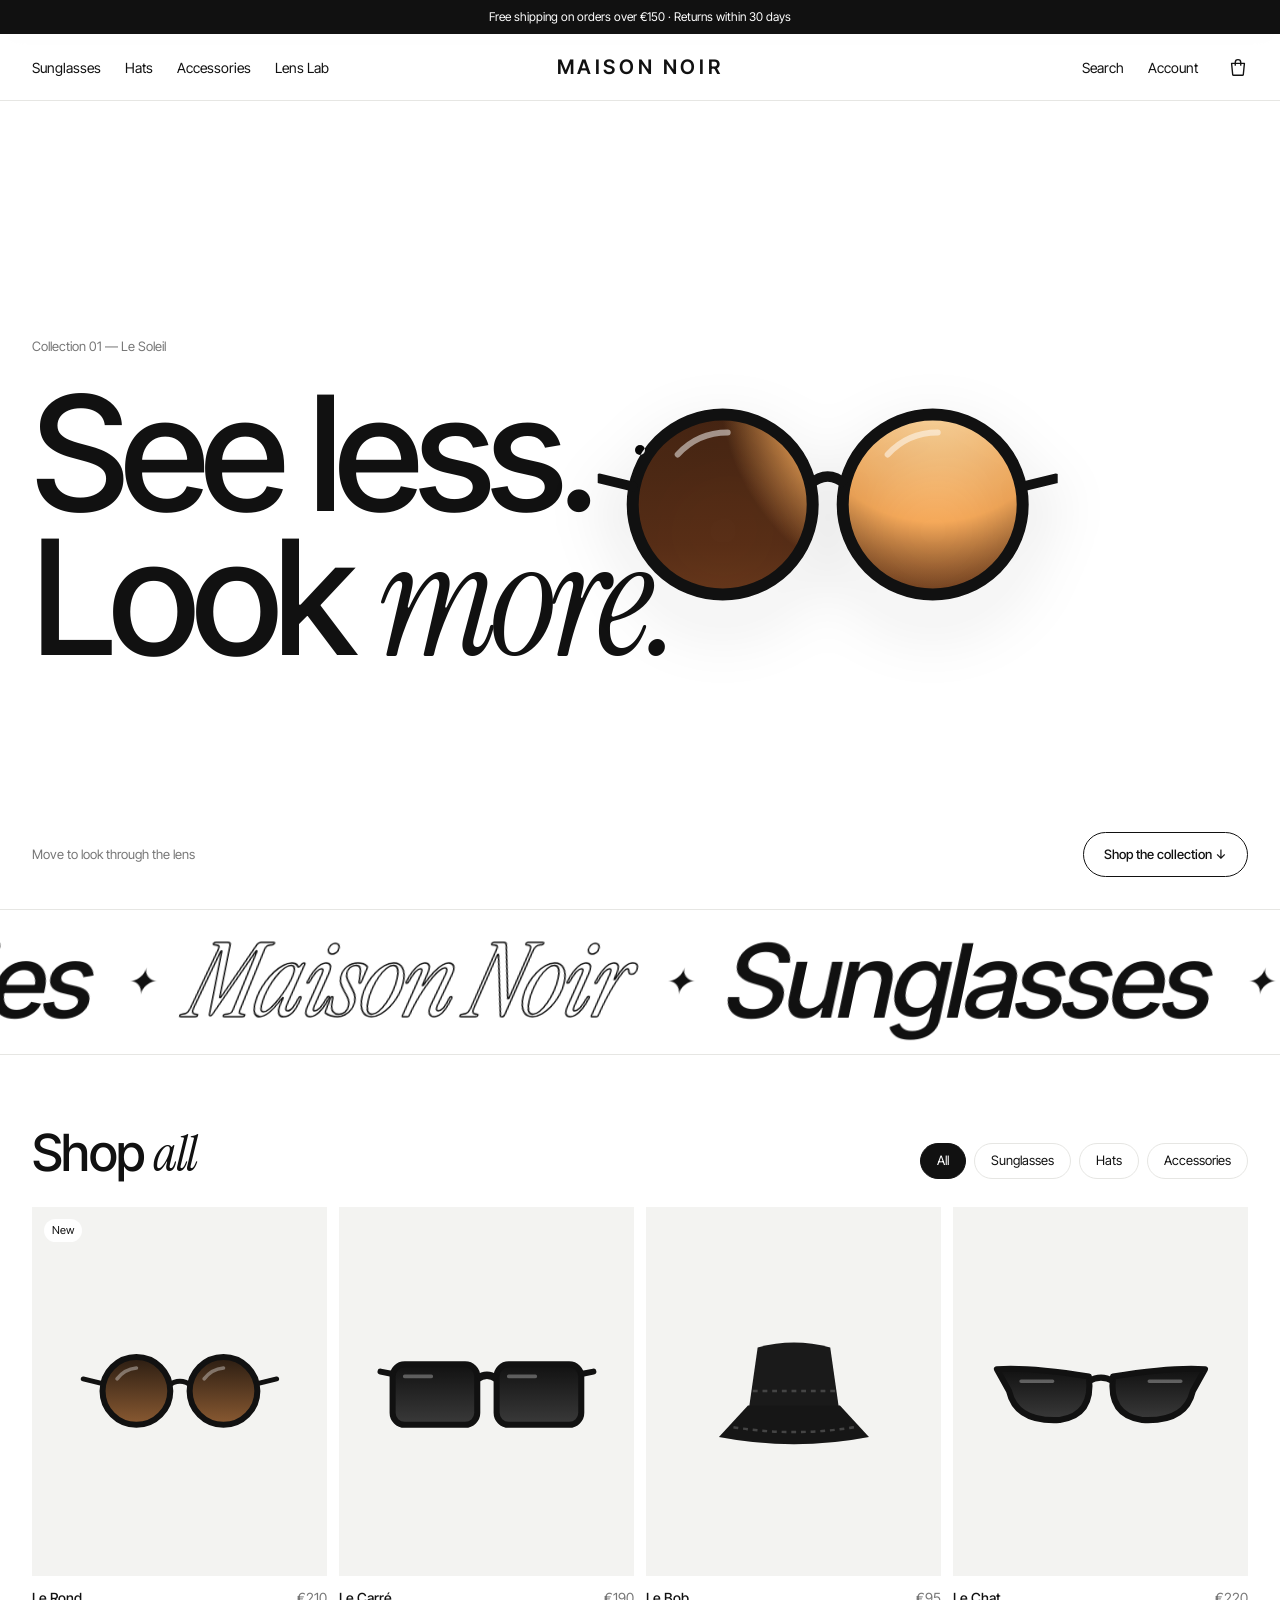
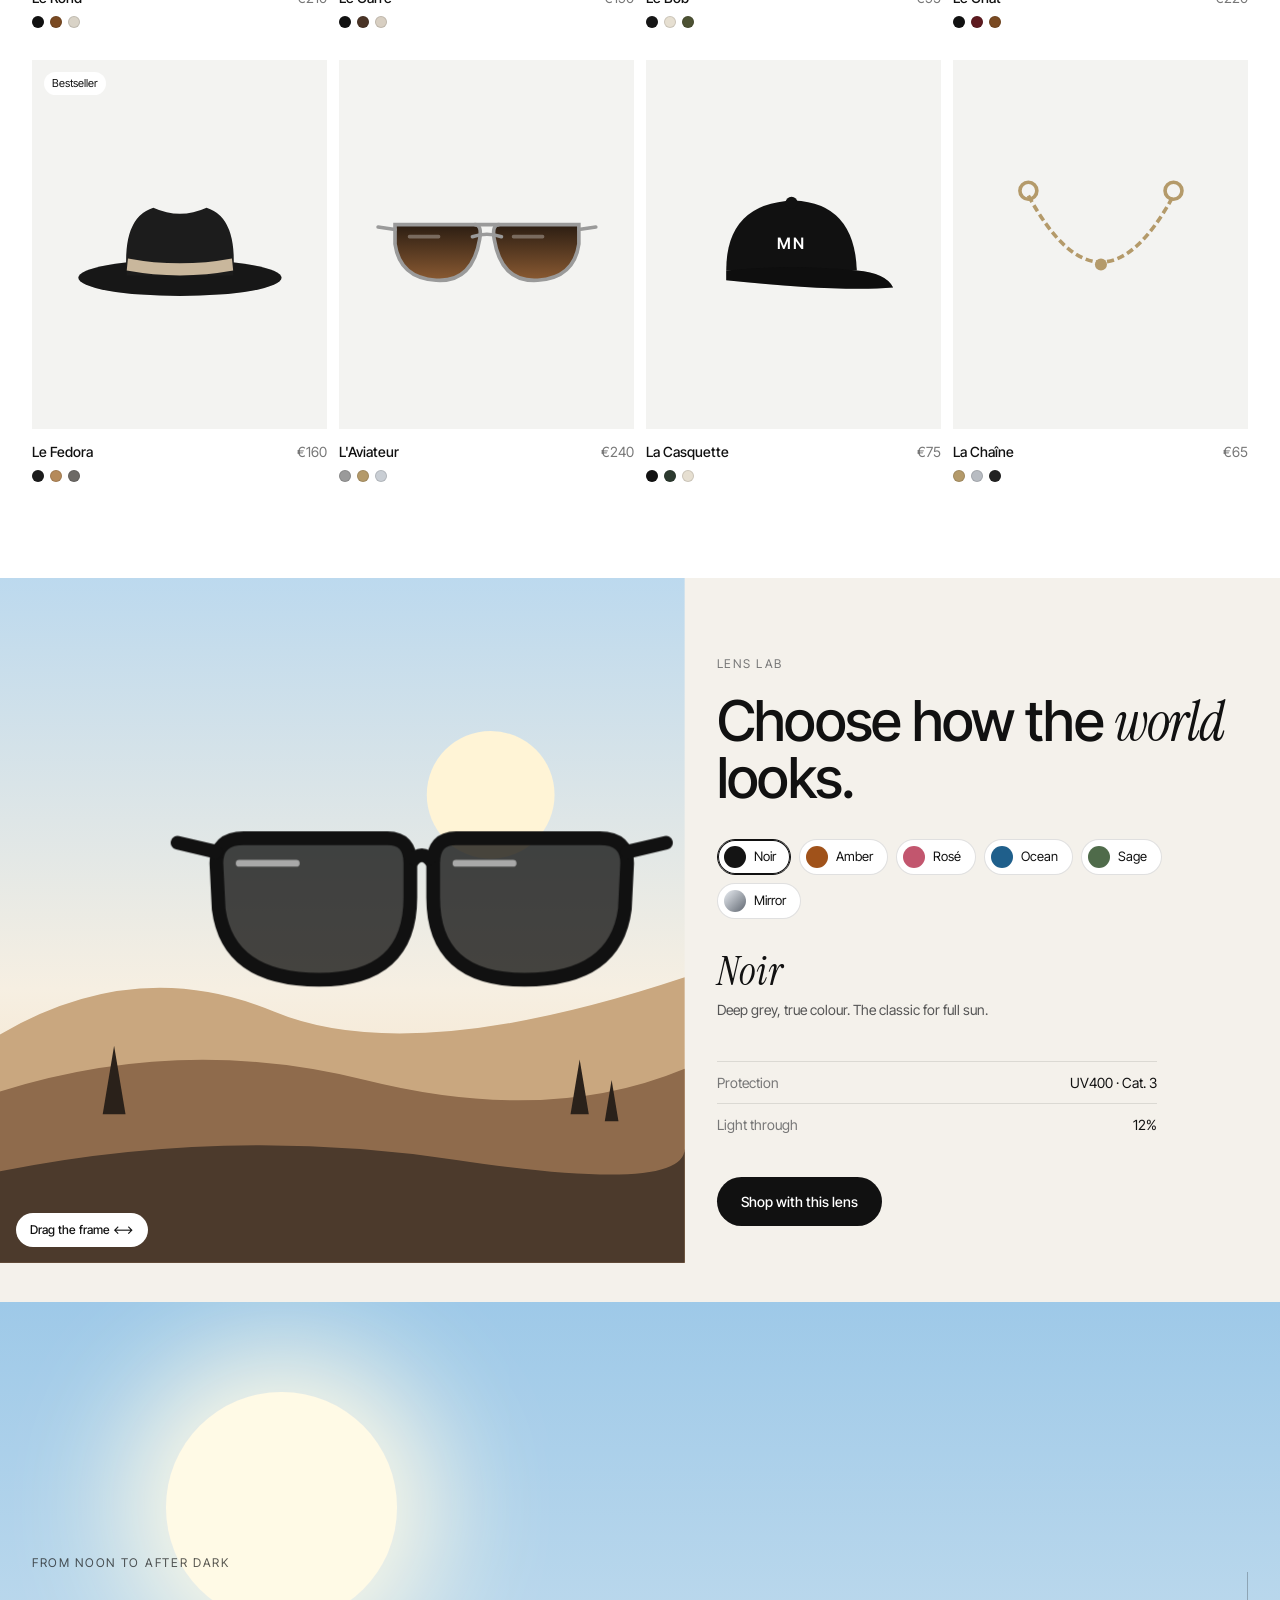
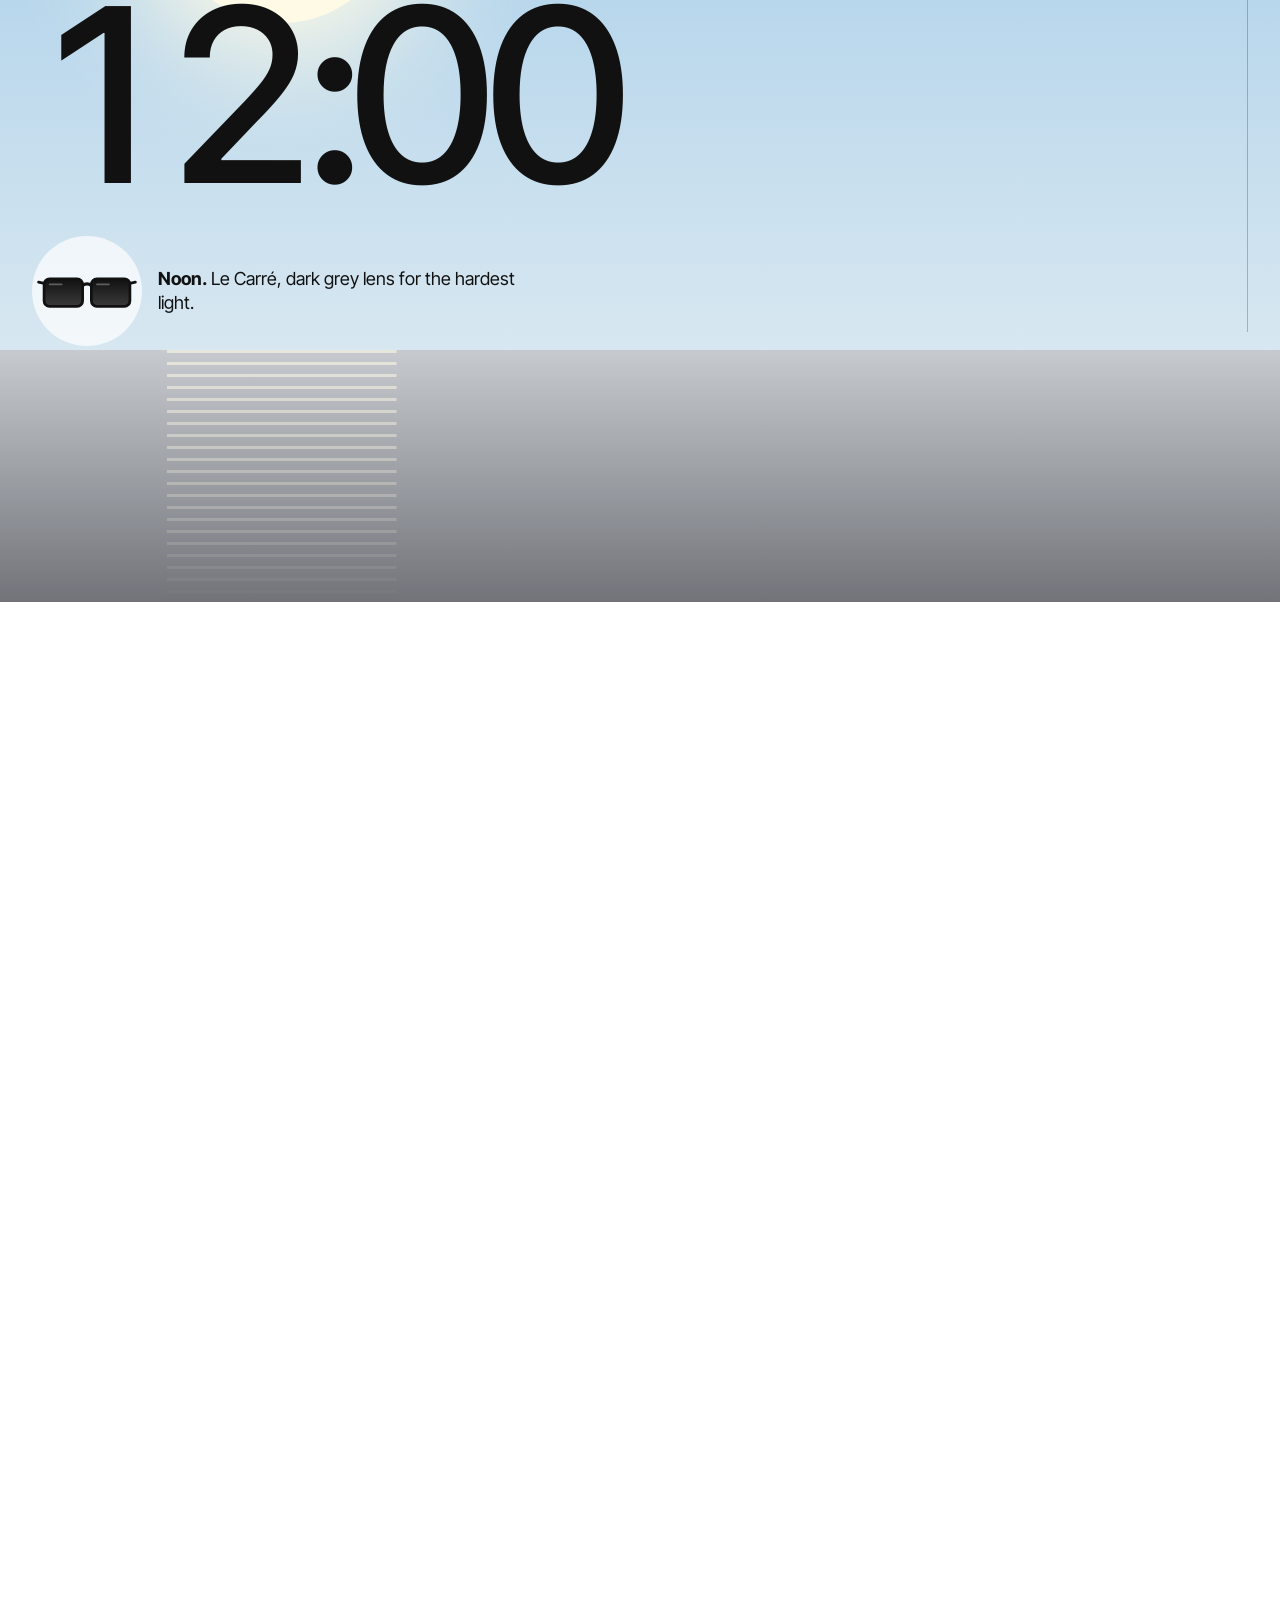
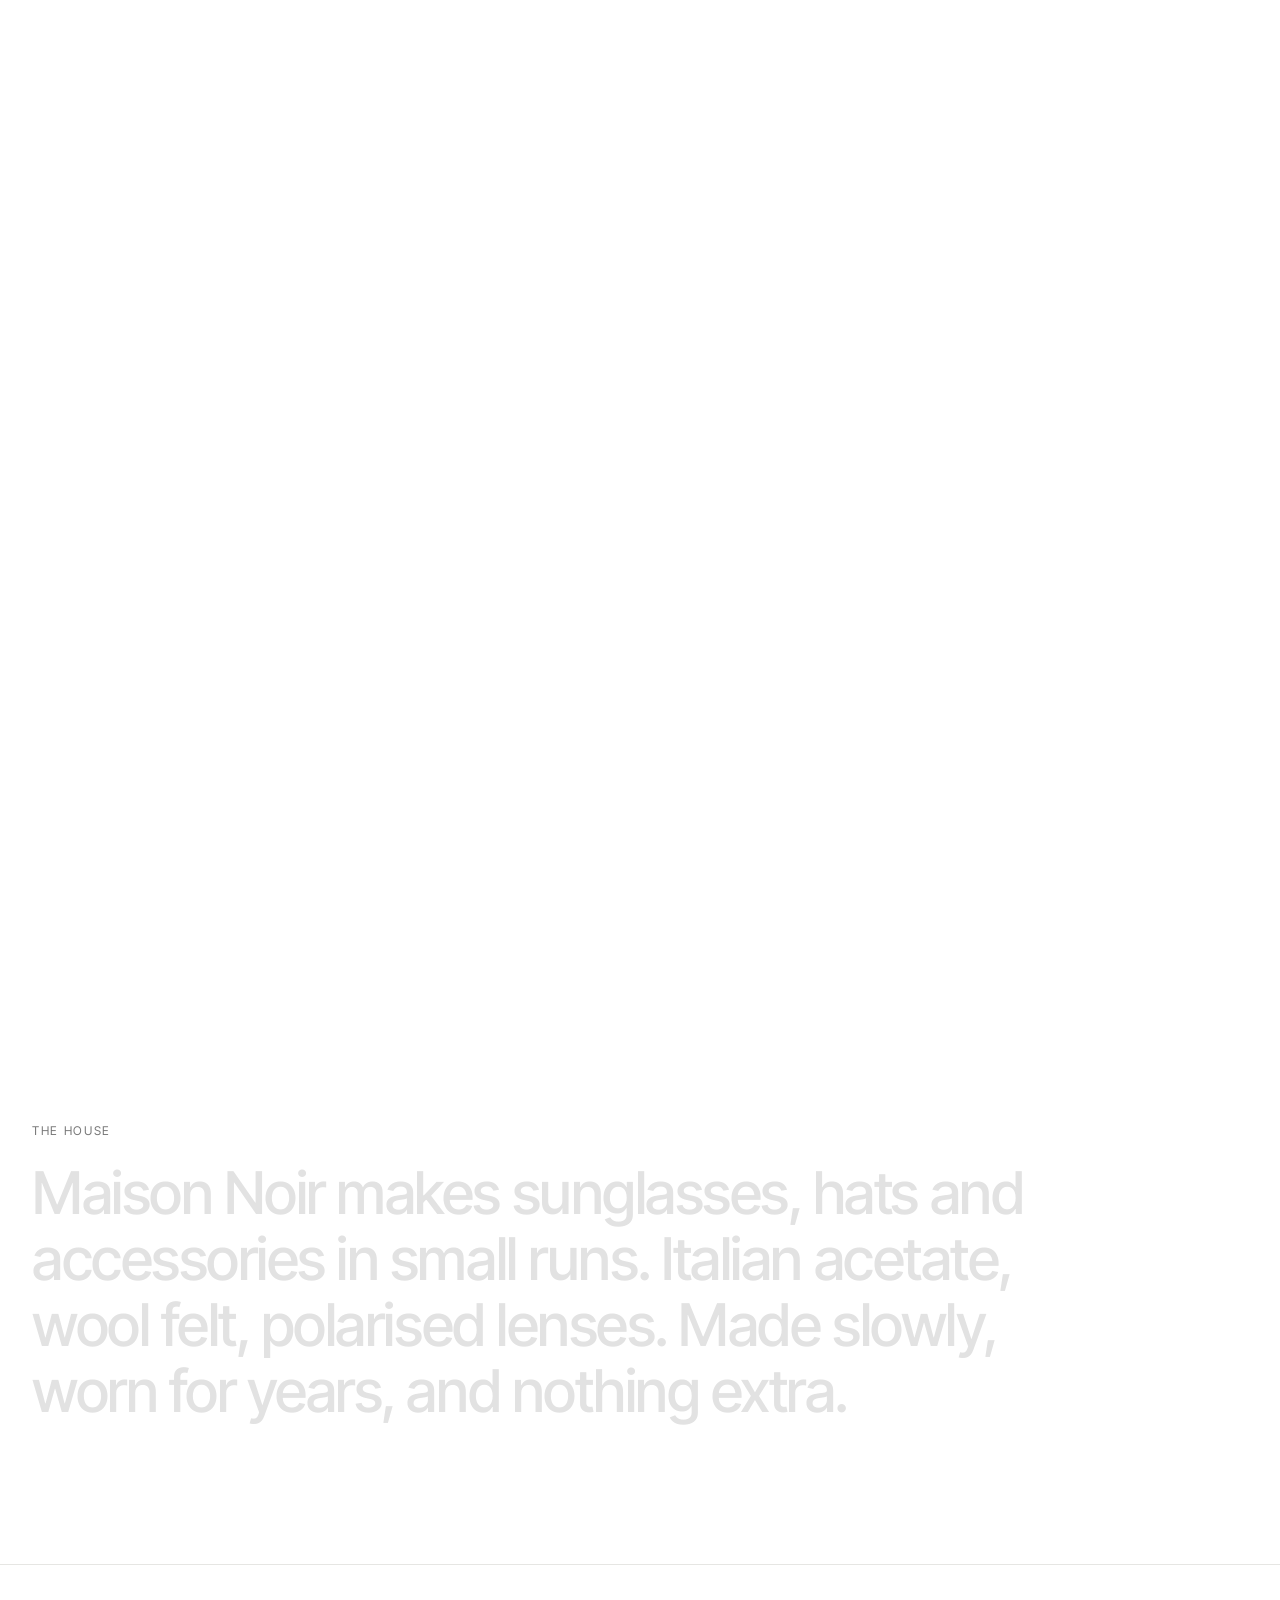
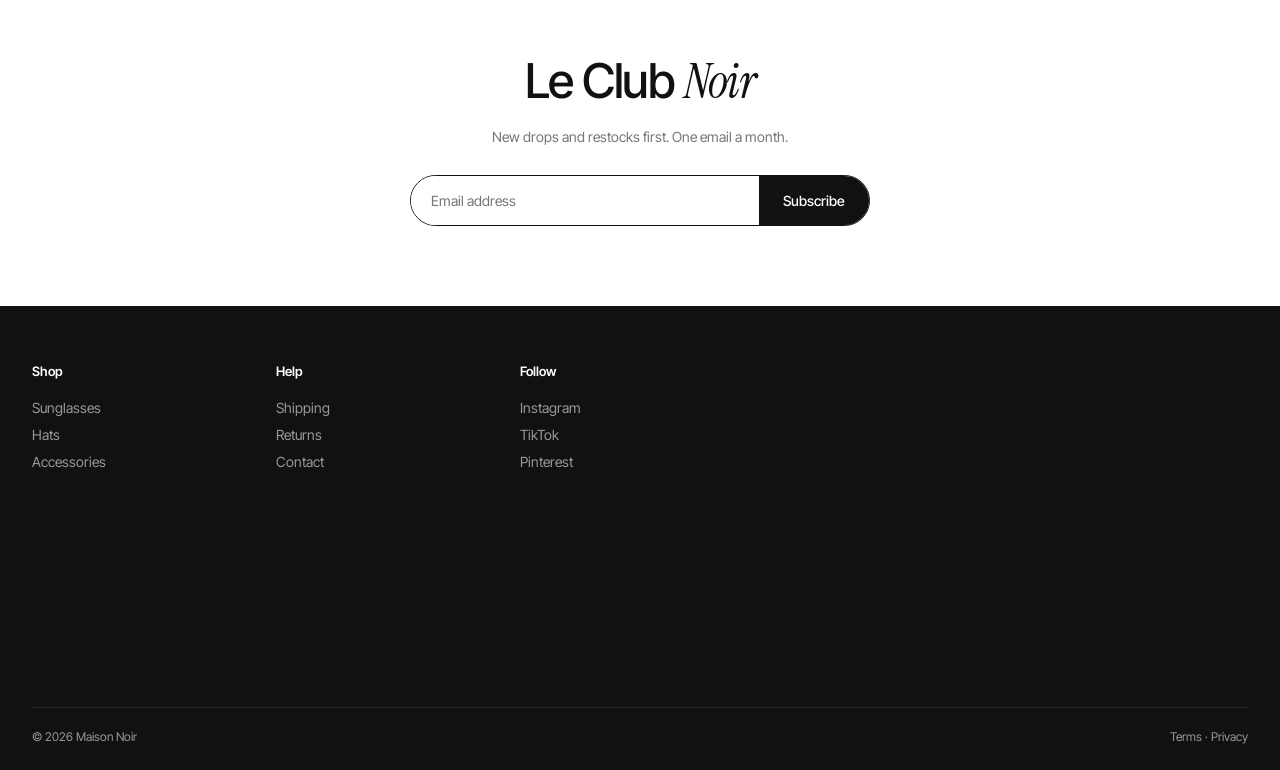
<file: index.html>
<!doctype html>
<html lang="en">
<head>
  <meta charset="utf-8">
  <meta name="viewport" content="width=device-width, initial-scale=1">
  <title>Maison Noir — Sunglasses, Hats & Accessories</title>
  <meta name="description" content="Maison Noir. Sunglasses, hats and accessories.">
  <link rel="preconnect" href="https://fonts.googleapis.com">
  <link rel="preconnect" href="https://fonts.gstatic.com" crossorigin>
  <link href="https://fonts.googleapis.com/css2?family=Inter+Tight:wght@400;500;600&family=Instrument+Serif:ital@0;1&display=swap" rel="stylesheet">
  <link rel="stylesheet" href="styles.css">
</head>
<body>

  <div class="announce">Free shipping on orders over €150 · Returns within 30 days</div>

  <header class="nav">
    <button class="nav__toggle" aria-label="Menu" aria-expanded="false" aria-controls="menu">Menu</button>
    <nav class="nav__links" id="menu">
      <a href="#shop" data-jump="sunglasses">Sunglasses</a>
      <a href="#shop" data-jump="hats">Hats</a>
      <a href="#shop" data-jump="accessories">Accessories</a>
      <a href="#lab">Lens Lab</a>
    </nav>
    <a href="index.html" class="nav__logo">Maison Noir</a>
    <div class="nav__right">
      <a href="#" class="hide-sm">Search</a>
      <a href="#" class="hide-sm">Account</a>
      <button type="button" class="nav__bag" aria-label="Open bag">
        <svg viewBox="0 0 24 24" aria-hidden="true"><path d="M5 8h14l-1.2 12.2a1 1 0 0 1-1 .8H7.2a1 1 0 0 1-1-.8L5 8Z"/><path d="M9 10V7a3 3 0 0 1 6 0v3"/></svg>
        <span class="bag-count" hidden>0</span>
      </button>
    </div>
  </header>

  <main>
    <!-- 1. Hero: look through the lenses -->
    <section class="hero" id="hero">
      <div class="hero__layer hero__layer--base">
        <p class="hero__kicker">Collection 01 — Le Soleil</p>
        <h1 class="hero__title">See less.<br>Look <em>more.</em></h1>
      </div>
      <div class="hero__layer hero__layer--tint" aria-hidden="true">
        <div class="hero__sun"></div>
        <p class="hero__kicker">UV400 · Polarised · Cat. 3</p>
        <p class="hero__title">See less.<br>Look <em>more.</em></p>
      </div>
      <svg class="hero__frame" viewBox="-230 -100 460 200" aria-hidden="true">
        <circle cx="-105" cy="0" r="90" fill="none" stroke="#111" stroke-width="12"/>
        <circle cx="105" cy="0" r="90" fill="none" stroke="#111" stroke-width="12"/>
        <path d="M-18 -20 Q0 -36 18 -20" fill="none" stroke="#111" stroke-width="10"/>
        <path d="M-195 -18 L-228 -26 M195 -18 L228 -26" stroke="#111" stroke-width="10" stroke-linecap="round"/>
        <path d="M-150 -50 Q-130 -72 -100 -72 M60 -50 Q80 -72 110 -72" fill="none" stroke="#fff" stroke-opacity=".5" stroke-width="6" stroke-linecap="round"/>
      </svg>
      <div class="hero__foot">
        <span class="hero__hint">Move to look through the lens</span>
        <a href="#shop" class="hero__cta">Shop the collection ↓</a>
      </div>
    </section>

    <!-- 2. Velocity marquee -->
    <div class="marquee" aria-hidden="true">
      <div class="marquee__track" id="marquee">
        <span>Sunglasses</span><i>✦</i><span class="outline">Hats</span><i>✦</i><span>Accessories</span><i>✦</i><span class="outline serif">Maison Noir</span><i>✦</i>
        <span>Sunglasses</span><i>✦</i><span class="outline">Hats</span><i>✦</i><span>Accessories</span><i>✦</i><span class="outline serif">Maison Noir</span><i>✦</i>
      </div>
    </div>

    <!-- 3. Products -->
    <section class="shop" id="shop">
      <div class="shop__head" data-reveal>
        <h2>Shop <em>all</em></h2>
        <div class="filters">
          <button class="is-active" data-filter="all">All</button>
          <button data-filter="sunglasses">Sunglasses</button>
          <button data-filter="hats">Hats</button>
          <button data-filter="accessories">Accessories</button>
        </div>
      </div>

      <div class="grid" id="grid"></div>
    </section>

    <!-- 4. Lens Lab -->
    <section class="lab" id="lab">
      <div class="lab__stage" id="lab-stage">
        <svg viewBox="0 0 600 600" preserveAspectRatio="xMidYMid slice" class="lab__svg">
          <defs>
            <linearGradient id="sky" x1="0" y1="0" x2="0" y2="1">
              <stop offset="0" stop-color="#bcd9ee"/>
              <stop offset=".6" stop-color="#f6efe2"/>
              <stop offset="1" stop-color="#f4d9b4"/>
            </linearGradient>
            <linearGradient id="mirror" x1="0" y1="0" x2="1" y2="1">
              <stop offset="0" stop-color="#e9edf2"/>
              <stop offset=".45" stop-color="#8d96a3"/>
              <stop offset=".55" stop-color="#cfd5dc"/>
              <stop offset="1" stop-color="#5f6670"/>
            </linearGradient>
          </defs>
          <!-- scene -->
          <rect width="600" height="600" fill="url(#sky)"/>
          <circle cx="430" cy="190" r="56" fill="#fff4d6"/>
          <path d="M0 400 Q120 330 240 380 T600 350 V600 H0 Z" fill="#c9a77f"/>
          <path d="M0 450 Q160 400 320 440 T600 430 V600 H0 Z" fill="#8f6b4c"/>
          <path d="M0 520 Q200 480 400 510 T600 500 V600 H0 Z" fill="#4c3a2c"/>
          <g fill="#2a211a"><path d="M90 470 l10 -60 l10 60z"/><path d="M500 470 l8 -48 l8 48z"/><path d="M530 476 l6 -36 l6 36z"/></g>
          <!-- draggable glasses -->
          <g id="lab-glasses" class="lab__glasses">
            <g class="lab__lenses">
              <path id="lens-l" d="M120 250 Q120 228 144 228 H270 Q290 228 290 250 V280 Q290 352 210 352 Q130 352 122 290 Z"/>
              <path id="lens-r" d="M480 250 Q480 228 456 228 H330 Q310 228 310 250 V280 Q310 352 390 352 Q470 352 478 290 Z"/>
            </g>
            <g fill="none" stroke="#111" stroke-width="12" stroke-linejoin="round">
              <path d="M120 250 Q120 228 144 228 H270 Q290 228 290 250 V280 Q290 352 210 352 Q130 352 122 290 Z"/>
              <path d="M480 250 Q480 228 456 228 H330 Q310 228 310 250 V280 Q310 352 390 352 Q470 352 478 290 Z"/>
              <path d="M290 250 Q300 236 310 250"/>
              <path d="M120 240 L86 232 M480 240 L514 232" stroke-linecap="round"/>
            </g>
            <path d="M140 250 L190 250 M330 250 L380 250" stroke="#fff" stroke-opacity=".55" stroke-width="6" stroke-linecap="round"/>
          </g>
        </svg>
        <span class="lab__drag">Drag the frame ⟷</span>
      </div>
      <div class="lab__panel" data-reveal>
        <p class="eyebrow">Lens Lab</p>
        <h2>Choose how the <em>world</em> looks.</h2>
        <div class="tints" role="radiogroup" aria-label="Lens tint">
          <button role="radio" class="is-active" style="--t:#141414" data-tint="noir">Noir</button>
          <button role="radio" style="--t:#a0521a" data-tint="amber">Amber</button>
          <button role="radio" style="--t:#c2566e" data-tint="rose">Rosé</button>
          <button role="radio" style="--t:#1f5f8b" data-tint="ocean">Ocean</button>
          <button role="radio" style="--t:#4f6b4a" data-tint="sage">Sage</button>
          <button role="radio" style="--t:linear-gradient(135deg,#e9edf2,#5f6670)" data-tint="mirror">Mirror</button>
        </div>
        <div class="lab__info">
          <h3 id="tint-name">Noir</h3>
          <p id="tint-desc">Deep grey, true colour. The classic for full sun.</p>
          <ul>
            <li><span>Protection</span><span id="tint-uv">UV400 · Cat. 3</span></li>
            <li><span>Light through</span><span id="tint-vlt">12%</span></li>
          </ul>
        </div>
        <a href="#shop" class="btn" data-jump="sunglasses">Shop with this lens</a>
      </div>
    </section>

    <!-- 5. Golden hour (pinned scroll) -->
    <section class="hour" id="hour">
      <div class="hour__sticky">
        <div class="hour__stars"></div>
        <div class="hour__sun"></div>
        <div class="hour__sea"></div>
        <div class="hour__content">
          <p class="eyebrow">From noon to after dark</p>
          <div class="hour__clock" id="clock">12:00</div>
          <div class="hour__slides">
            <div class="hour__slide is-active">
              <svg><use href="#p-square"/></svg>
              <p><strong>Noon.</strong> Le Carré, dark grey lens for the hardest light.</p>
            </div>
            <div class="hour__slide">
              <svg><use href="#p-round"/></svg>
              <p><strong>Golden hour.</strong> Le Rond, amber lens that warms everything.</p>
            </div>
            <div class="hour__slide">
              <svg><use href="#p-fedora"/></svg>
              <p><strong>After dark.</strong> Le Fedora. Glasses off, hat on.</p>
            </div>
          </div>
        </div>
        <div class="hour__bar"><span id="hour-bar"></span></div>
      </div>
    </section>

    <!-- 6. About: words light up on scroll -->
    <section class="about" id="about">
      <p class="eyebrow">The house</p>
      <p class="about__text" id="about-text">Maison Noir makes sunglasses, hats and accessories in small runs. Italian acetate, wool felt, polarised lenses. Made slowly, worn for years, and nothing extra.</p>
    </section>

    <!-- Newsletter -->
    <section class="news" data-reveal>
      <h2>Le Club <em>Noir</em></h2>
      <p>New drops and restocks first. One email a month.</p>
      <form class="news__form" id="news-form">
        <label for="email" class="sr-only">Email address</label>
        <input id="email" type="email" placeholder="Email address" required>
        <button type="submit">Subscribe</button>
      </form>
    </section>
  </main>

  <footer class="footer">
    <div class="footer__cols">
      <div>
        <h4>Shop</h4>
        <a href="#shop" data-jump="sunglasses">Sunglasses</a><a href="#shop" data-jump="hats">Hats</a><a href="#shop" data-jump="accessories">Accessories</a>
      </div>
      <div>
        <h4>Help</h4>
        <a href="#">Shipping</a><a href="#">Returns</a><a href="#">Contact</a>
      </div>
      <div>
        <h4>Follow</h4>
        <a href="#">Instagram</a><a href="#">TikTok</a><a href="#">Pinterest</a>
      </div>
    </div>
    <div class="footer__mark" id="footer-mark" aria-label="Maison Noir">Maison Noir</div>
    <div class="footer__base">
      <span>© 2026 Maison Noir</span>
      <span>Terms · Privacy</span>
    </div>
  </footer>

  <script src="products.js"></script>
  <script src="common.js"></script>
  <script src="home.js"></script>
</body>
</html>
</file>
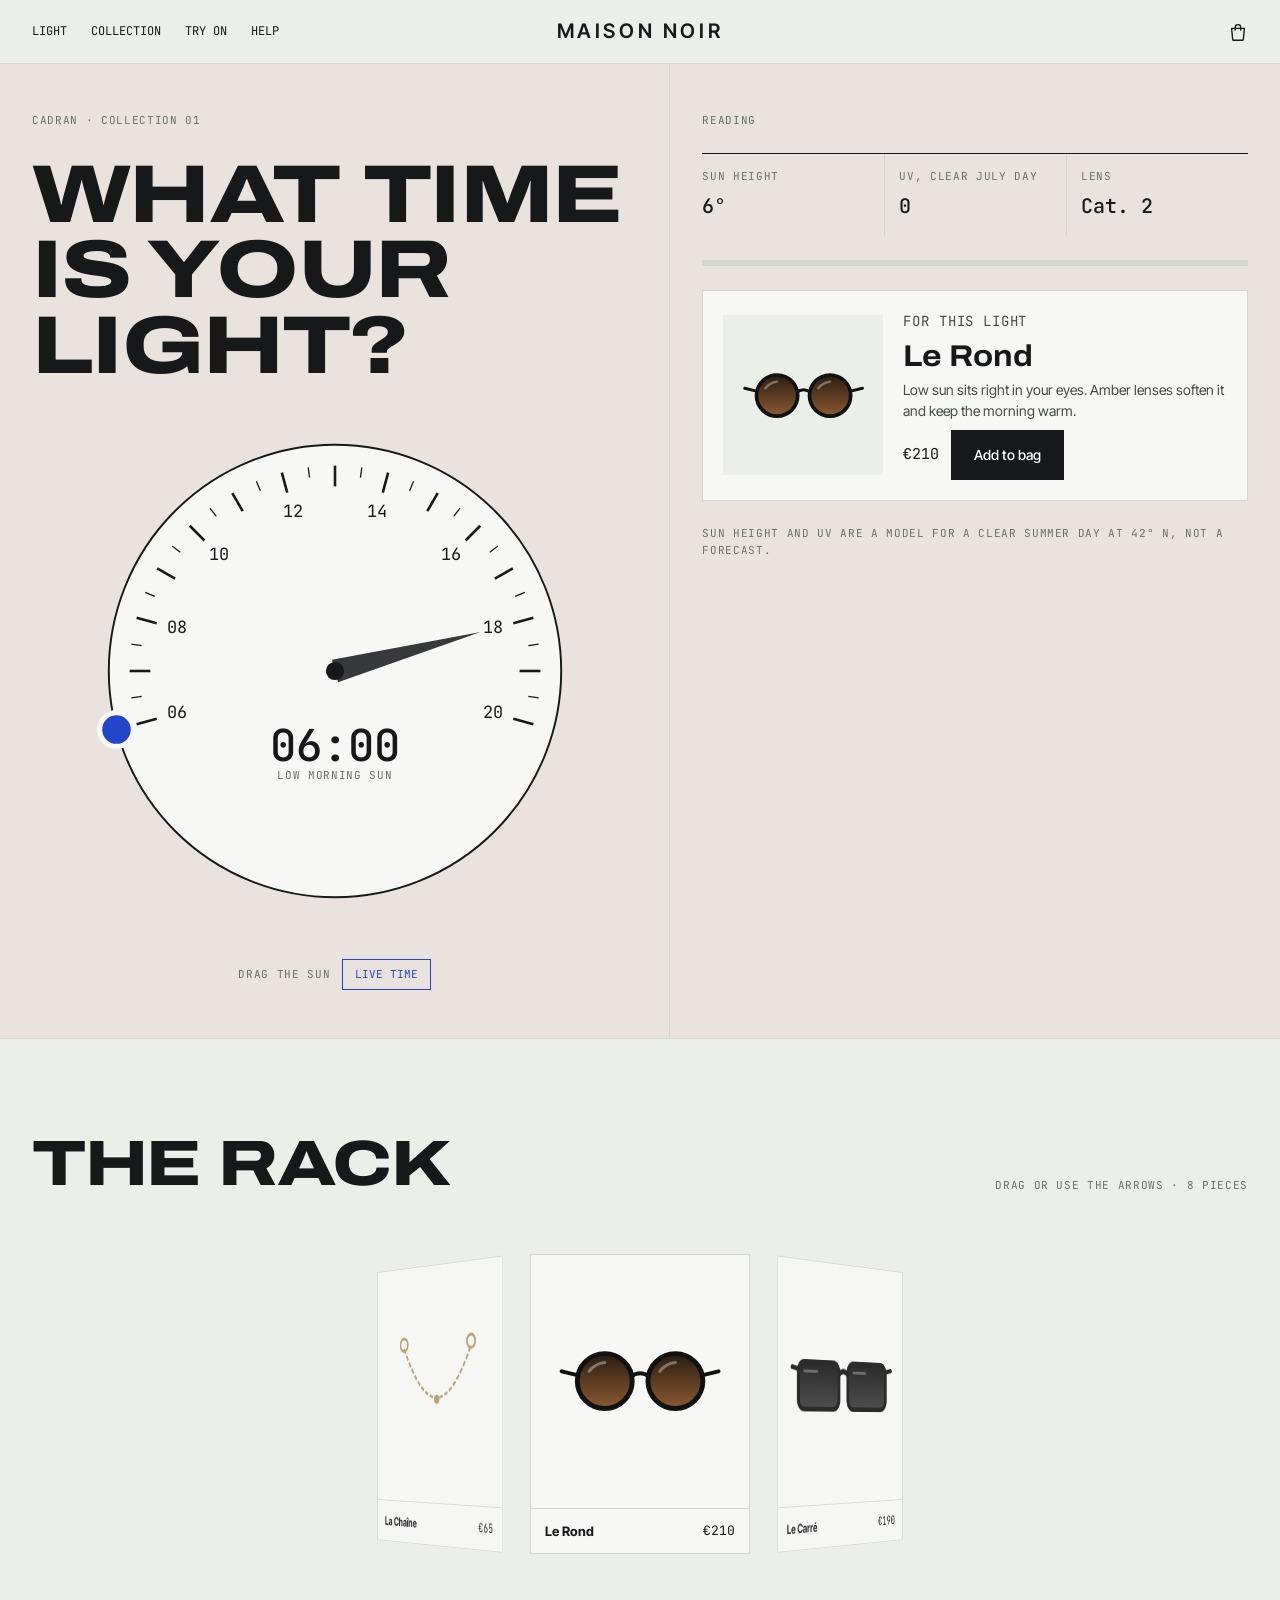
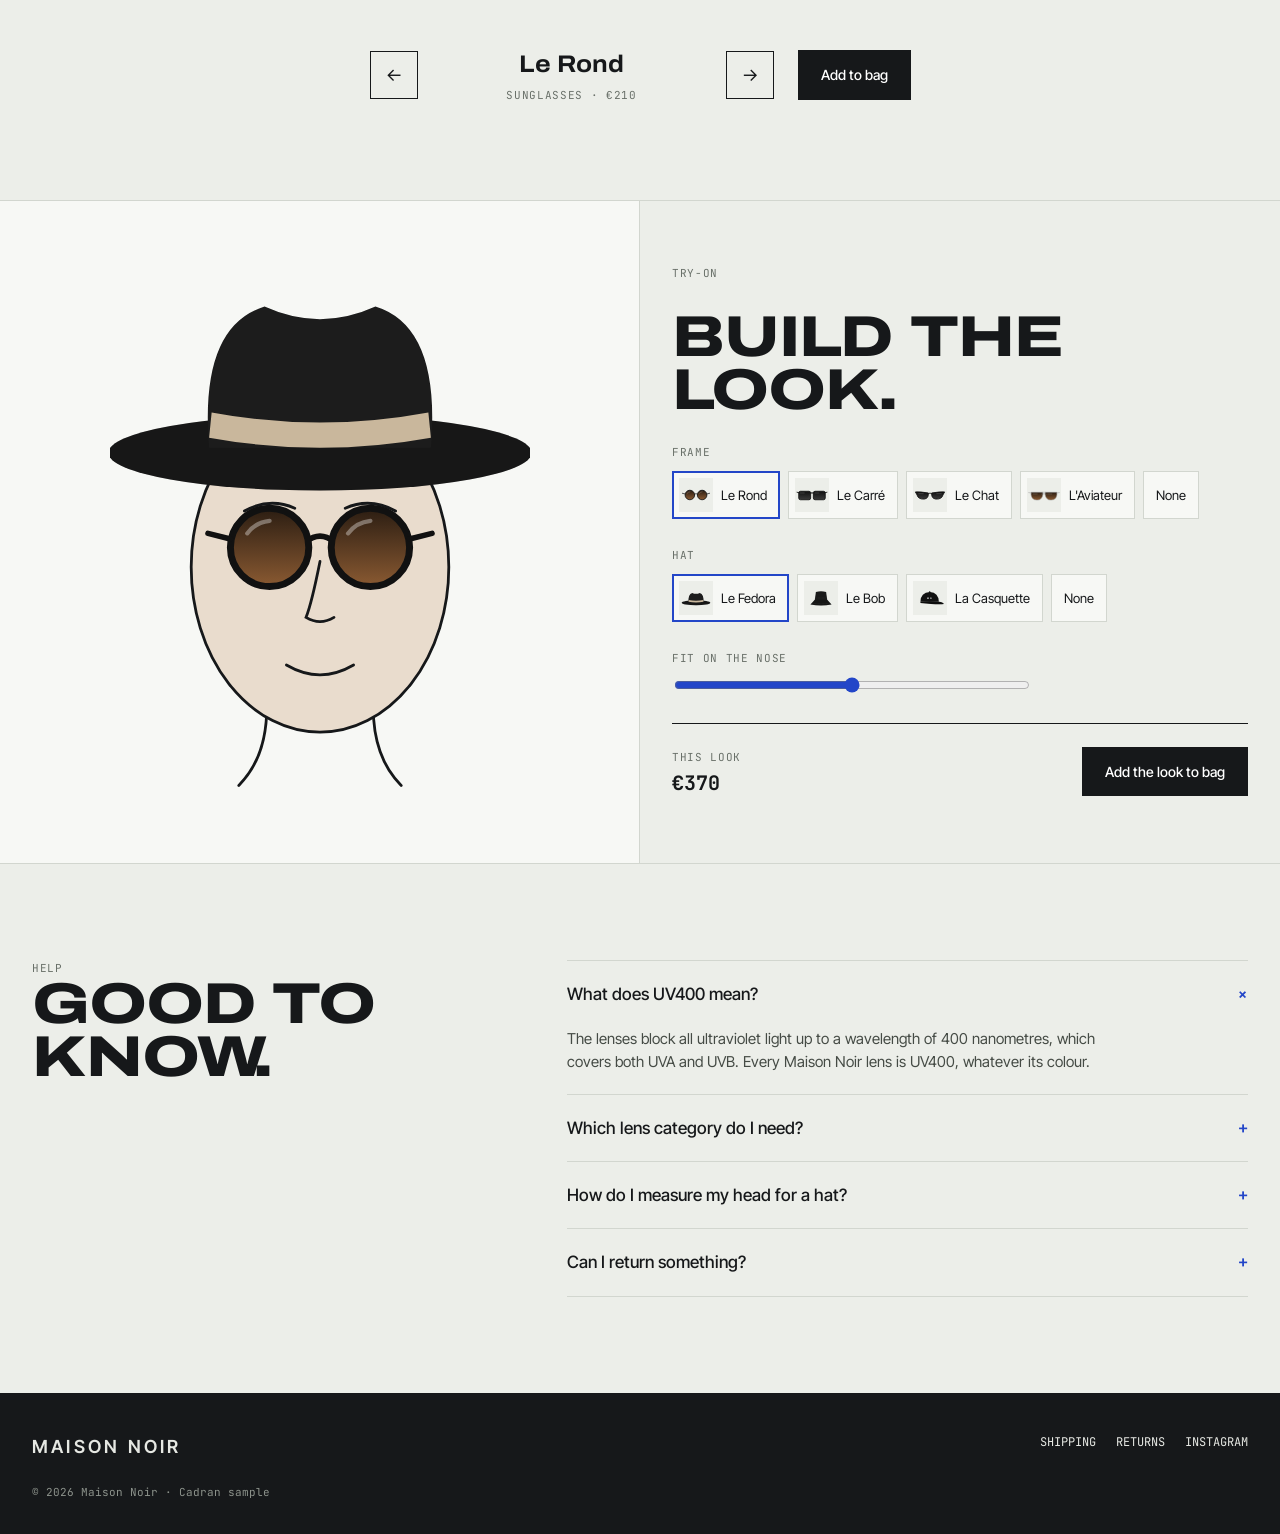
<file: samples/cadran.html>
<!doctype html>
<html lang="en">
<head>
<meta charset="utf-8">
<meta name="viewport" content="width=device-width, initial-scale=1, viewport-fit=cover">
<title>Maison Noir Cadran</title>
<link rel="preconnect" href="https://fonts.googleapis.com">
<link rel="preconnect" href="https://fonts.gstatic.com" crossorigin>
<link href="https://fonts.googleapis.com/css2?family=Inter+Tight:wght@400;500;600&family=Archivo:wdth,wght@62..125,500..800&family=JetBrains+Mono:wght@400;500&display=swap" rel="stylesheet">
<style>
/* Layout: an instrument panel. Swiss grid, hairline rules, one ultramarine signal colour. */
:root {
  --bg: #eceee9;       /* pale stone */
  --panel: #f7f8f5;
  --ink: #16181a;
  --muted: #697069;
  --line: #d2d6cf;
  --signal: #2346c8;   /* ultramarine */
  --sans: "Inter Tight", "Helvetica Neue", Arial, sans-serif;
  --display: "Archivo", "Arial Black", sans-serif;
  --mono: "JetBrains Mono", ui-monospace, monospace;
  --gutter: max(16px, 2.5vw);
  --ease: cubic-bezier(.2, .7, .2, 1);
}
* { box-sizing: border-box; }
html { scroll-behavior: smooth; }
body { margin: 0; background: var(--bg); color: var(--ink); font: 15px/1.55 var(--sans); -webkit-font-smoothing: antialiased; overflow-x: hidden; }
a { color: inherit; text-decoration: none; }
button { font: inherit; color: inherit; cursor: pointer; }
h1, h2, h3, p { margin: 0; }
.label { font-family: var(--mono); font-size: 11px; letter-spacing: .06em; text-transform: uppercase; color: var(--muted); }
.display { font-family: var(--display); font-stretch: 125%; font-weight: 800; letter-spacing: -.02em; line-height: .92; text-transform: uppercase; text-wrap: balance; }
:focus-visible { outline: 2px solid var(--signal); outline-offset: 3px; }

body::before { content: ""; position: fixed; inset: 0 0 auto; height: env(safe-area-inset-top, 0px); z-index: 30; background: var(--bg); }
.nav { position: sticky; top: env(safe-area-inset-top, 0px); z-index: 20; display: grid; grid-template-columns: 1fr auto 1fr; align-items: center; padding: 16px var(--gutter); background: rgba(236, 238, 233, .88); backdrop-filter: blur(12px); border-bottom: 1px solid var(--line); font-size: 13px; }
.nav__links { display: flex; gap: 24px; font-family: var(--mono); font-size: 12px; text-transform: uppercase; }
.nav__links a:hover { color: var(--signal); }
.logo { font-family: var(--sans); font-size: 20px; font-weight: 600; letter-spacing: .18em; text-transform: uppercase; }
.nav__right { display: flex; justify-content: flex-end; }
.bag { position: relative; display: grid; place-items: center; width: 32px; height: 32px; margin: -6px; background: none; border: 0; padding: 0; }
.bag svg { width: 22px; height: 22px; fill: none; stroke: currentColor; stroke-width: 1.5; stroke-linejoin: round; stroke-linecap: round; }
.bag__count { position: absolute; top: 0; right: -2px; min-width: 16px; height: 16px; padding: 0 4px; border-radius: 999px; background: var(--signal); color: #fff; font-size: 10px; font-weight: 600; line-height: 16px; text-align: center; }
.bag.is-bump { animation: bump .5s var(--ease); }
@keyframes bump { 40% { transform: scale(1.25); } }

.btn { display: inline-flex; align-items: center; justify-content: center; gap: 10px; padding: 13px 22px; border: 1px solid var(--ink); background: var(--ink); color: #fff; font-weight: 500; font-size: 14px; transition: background .2s, border-color .2s; }
.btn:hover { background: var(--signal); border-color: var(--signal); }
.btn--line { background: transparent; color: var(--ink); }
.btn--line:hover { color: #fff; }

/* 1. Sundial hero */
.dial-hero { display: grid; grid-template-columns: minmax(0, 1.1fr) minmax(0, 1fr); border-bottom: 1px solid var(--line); transition: background-color 1s; }
.dial-hero__left { padding: 48px var(--gutter); display: grid; gap: 28px; align-content: start; border-right: 1px solid var(--line); }
.dial-hero__left h1 { font-size: clamp(44px, 6.4vw, 104px); }
.dial-wrap { position: relative; width: min(100%, 520px); justify-self: center; touch-action: none; user-select: none; cursor: grab; }
.dial-wrap:active { cursor: grabbing; }
.dial { display: block; width: 100%; height: auto; }
.dial .face { fill: var(--panel); stroke: var(--ink); stroke-width: 1.5; }
.dial .tick { stroke: var(--ink); stroke-width: 1; }
.dial .tick--major { stroke-width: 2; }
.dial .num { font-family: var(--mono); font-size: 13px; fill: var(--ink); text-anchor: middle; dominant-baseline: middle; }
.dial .arc { fill: none; stroke: var(--signal); stroke-width: 3; stroke-linecap: round; }
.dial .shadow { fill: var(--ink); opacity: .85; }
.dial .knob { fill: var(--signal); stroke: var(--panel); stroke-width: 4; }
.dial__read { position: absolute; left: 50%; top: 66%; transform: translate(-50%, -50%); text-align: center; pointer-events: none; }
.dial__time { font-family: var(--mono); font-size: clamp(28px, 4vw, 44px); font-weight: 500; font-variant-numeric: tabular-nums; line-height: 1; }
.dial__hint { display: flex; justify-content: center; gap: 12px; align-items: center; }
.dial__hint button { background: none; border: 1px solid var(--line); padding: 6px 12px; font-family: var(--mono); font-size: 11px; text-transform: uppercase; }
.dial__hint button[aria-pressed="true"] { border-color: var(--signal); color: var(--signal); }
.dial-hero__right { padding: 48px var(--gutter); display: grid; gap: 24px; align-content: start; }
.reading { display: grid; grid-template-columns: repeat(3, minmax(0, 1fr)); border-top: 1px solid var(--ink); }
.reading div { padding: 14px 14px 14px 0; display: grid; gap: 6px; }
.reading div + div { padding-left: 14px; border-left: 1px solid var(--line); }
.reading strong { font-family: var(--mono); font-weight: 500; font-size: 20px; font-variant-numeric: tabular-nums; }
.uv { height: 6px; background: var(--line); }
.uv span { display: block; height: 100%; background: linear-gradient(90deg, #6aa57a, #e0b542, #e06a3a, #b2304a); transform-origin: left; transition: transform .5s var(--ease); }
.pick { display: grid; grid-template-columns: 160px minmax(0, 1fr); gap: 20px; align-items: center; padding: 20px; background: var(--panel); border: 1px solid var(--line); }
.pick__art { aspect-ratio: 1; background: var(--bg); display: grid; place-items: center; }
.pick__art svg { width: 92%; aspect-ratio: 1; transition: transform .5s var(--ease); }
.pick.is-swap .pick__art svg { animation: pop .5s var(--ease); }
@keyframes pop { from { transform: scale(.85) rotate(-6deg); opacity: .3; } }
.pick__body { display: grid; gap: 8px; min-width: 0; }
.pick__body h2 { font-family: var(--display); font-stretch: 110%; font-weight: 700; font-size: 30px; line-height: 1; }
.pick__body p { color: #454b45; font-size: 14px; }
.pick__row { display: flex; gap: 12px; align-items: center; flex-wrap: wrap; }
.pick__row .price { font-family: var(--mono); }

/* 2. 3D rack */
.rack { padding: 96px 0; border-bottom: 1px solid var(--line); overflow: hidden; }
.section-head { display: flex; justify-content: space-between; align-items: end; gap: 24px; flex-wrap: wrap; padding: 0 var(--gutter); margin-bottom: 40px; }
.section-head h2 { font-size: clamp(36px, 5vw, 72px); }
.rack__stage { position: relative; height: 380px; perspective: 1400px; touch-action: pan-y; cursor: grab; user-select: none; }
.rack__ring { position: absolute; left: 50%; top: 20px; width: 0; height: 0; transform-style: preserve-3d; }
.slot { position: absolute; width: 220px; height: 300px; left: -110px; top: 0; display: grid; grid-template-rows: 1fr auto; background: var(--panel); border: 1px solid var(--line); backface-visibility: hidden; transition: opacity .3s; }
.slot svg { width: 90%; aspect-ratio: 1; justify-self: center; align-self: center; }
.slot__meta { display: flex; justify-content: space-between; padding: 12px 14px; border-top: 1px solid var(--line); font-size: 13px; }
.slot__meta span { font-family: var(--mono); }
.rack__ctrl { display: flex; justify-content: center; align-items: center; gap: 24px; margin-top: 32px; padding: 0 var(--gutter); flex-wrap: wrap; }
.rack__ctrl .arrow { width: 48px; height: 48px; border: 1px solid var(--ink); background: none; font-size: 18px; }
.rack__ctrl .arrow:hover { background: var(--ink); color: #fff; }
.rack__now { min-width: 260px; text-align: center; display: grid; gap: 4px; }
.rack__now strong { font-family: var(--display); font-stretch: 110%; font-size: 24px; font-weight: 700; }

/* 3. Try-on */
.tryon { display: grid; grid-template-columns: minmax(0, 1fr) minmax(0, 1fr); border-bottom: 1px solid var(--line); }
.tryon__stage { display: grid; place-items: center; padding: 40px var(--gutter); background: var(--panel); border-right: 1px solid var(--line); }
.tryon__stage svg { width: min(100%, 420px); height: auto; }
.face-skin { fill: #e9dccd; stroke: var(--ink); stroke-width: 2; }
.face-line { fill: none; stroke: var(--ink); stroke-width: 2; stroke-linecap: round; }
.worn { transition: transform .45s var(--ease), opacity .3s; }
.tryon__panel { padding: 64px var(--gutter); display: grid; gap: 28px; align-content: start; }
.tryon__panel h2 { font-size: clamp(36px, 4.5vw, 64px); }
.chooser { display: grid; gap: 10px; }
.chips { display: flex; flex-wrap: wrap; gap: 8px; }
.chip { display: flex; align-items: center; gap: 8px; padding: 6px 12px 6px 6px; border: 1px solid var(--line); background: var(--panel); font-size: 13px; transition: border-color .2s; }
.chip svg { width: 34px; height: 34px; background: var(--bg); }
.chip--text { padding: 6px 12px; height: 48px; }
.chip[aria-pressed="true"] { border-color: var(--signal); box-shadow: inset 0 0 0 1px var(--signal); }
.fit { display: grid; gap: 8px; max-width: 360px; }
.fit input { accent-color: var(--signal); }
.look-total { display: flex; justify-content: space-between; align-items: center; gap: 16px; flex-wrap: wrap; padding-top: 20px; border-top: 1px solid var(--ink); }
.look-total strong { font-family: var(--mono); font-size: 20px; }

/* 4. FAQ */
.faq { display: grid; grid-template-columns: minmax(0, 1fr) minmax(0, 1.4fr); gap: 48px; padding: 96px var(--gutter); }
.faq h2 { font-size: clamp(36px, 4.5vw, 64px); }
.faq details { border-top: 1px solid var(--line); }
.faq details:last-child { border-bottom: 1px solid var(--line); }
.faq summary { list-style: none; display: flex; justify-content: space-between; gap: 16px; padding: 20px 0; font-weight: 500; font-size: 17px; cursor: pointer; }
.faq summary::-webkit-details-marker { display: none; }
.faq summary::after { content: "+"; font-family: var(--mono); color: var(--signal); transition: transform .3s var(--ease); }
.faq details[open] summary::after { transform: rotate(45deg); }
.faq details p { padding: 0 0 20px; color: #454b45; max-width: 62ch; }

.footer { display: grid; grid-template-columns: 1fr auto; gap: 24px; padding: 40px var(--gutter) calc(32px + env(safe-area-inset-bottom, 0px)); background: var(--ink); color: #e6e8e3; }
.footer .logo { font-size: 18px; }
.footer nav { display: flex; gap: 20px; font-family: var(--mono); font-size: 12px; text-transform: uppercase; }
.footer nav a:hover { color: #9fb2ff; }
.footer small { grid-column: 1 / -1; font-family: var(--mono); color: #8d938c; font-size: 11px; }

.toast { position: fixed; left: 50%; bottom: calc(24px + env(safe-area-inset-bottom, 0px)); z-index: 50; transform: translate(-50%, 20px); opacity: 0; pointer-events: none; padding: 12px 20px; background: var(--ink); color: #fff; font-size: 13px; transition: opacity .25s, transform .25s; }
.toast.is-show { opacity: 1; transform: translate(-50%, 0); }

@media (max-width: 900px) {
  .nav__links { display: none; }
  .nav { grid-template-columns: auto 1fr auto; }
  .nav .logo { grid-column: 2; justify-self: center; font-size: 16px; }
  .nav__right { grid-column: 3; }
  .dial-hero, .tryon, .faq { grid-template-columns: 1fr; }
  .dial-hero__left, .tryon__stage { border-right: 0; border-bottom: 1px solid var(--line); }
  .dial-hero__left, .dial-hero__right { padding: 32px var(--gutter); }
  .pick { grid-template-columns: 110px minmax(0, 1fr); padding: 14px; gap: 14px; }
  .pick__body h2 { font-size: 24px; }
  .rack { padding: 64px 0; }
  .rack__stage { height: 300px; }
  .slot { width: 160px; height: 220px; left: -80px; }
  .tryon__panel { padding: 40px var(--gutter); }
  .faq { padding: 64px var(--gutter); gap: 24px; }
  .footer { grid-template-columns: 1fr; }
}
@media (prefers-reduced-motion: reduce) {
  html { scroll-behavior: auto; }
  *, *::before, *::after { animation: none !important; transition: none !important; }
}
</style>

<svg width="0" height="0" style="position:absolute" aria-hidden="true">
  <defs>
    <linearGradient id="g-amber" x1="0" y1="0" x2="0" y2="1"><stop offset="0" stop-color="#2b1d12"/><stop offset="1" stop-color="#8a5a32"/></linearGradient>
    <linearGradient id="g-smoke" x1="0" y1="0" x2="0" y2="1"><stop offset="0" stop-color="#111"/><stop offset="1" stop-color="#3a3a3a"/></linearGradient>
    <linearGradient id="g-green" x1="0" y1="0" x2="0" y2="1"><stop offset="0" stop-color="#1b2219"/><stop offset="1" stop-color="#53684a"/></linearGradient>
    <linearGradient id="g-rose" x1="0" y1="0" x2="0" y2="1"><stop offset="0" stop-color="#3a1820"/><stop offset="1" stop-color="#b5606f"/></linearGradient>
    <linearGradient id="g-mirror" x1="0" y1="0" x2="1" y2="1"><stop offset="0" stop-color="#eef1f4"/><stop offset=".45" stop-color="#8d96a3"/><stop offset=".55" stop-color="#cfd5dc"/><stop offset="1" stop-color="#5f6670"/></linearGradient>
    <linearGradient id="g-tortoise" x1="0" y1="0" x2="1" y2="1"><stop offset="0" stop-color="#2a170b"/><stop offset=".3" stop-color="#7a4a22"/><stop offset=".55" stop-color="#3b2210"/><stop offset=".8" stop-color="#a0682f"/><stop offset="1" stop-color="#2a170b"/></linearGradient>
  </defs>

  <symbol id="p-round" viewBox="0 0 200 200">
    <path d="M90 96 Q100 88 110 96" fill="none" style="stroke:var(--frame,#111)" stroke-width="4"/>
    <circle cx="64" cy="100" r="28" style="fill:var(--lens,url(#g-amber));stroke:var(--frame,#111)" stroke-width="5"/>
    <circle cx="136" cy="100" r="28" style="fill:var(--lens,url(#g-amber));stroke:var(--frame,#111)" stroke-width="5"/>
    <path d="M36 94 L20 90 M164 94 L180 90" style="stroke:var(--frame,#111)" stroke-width="4" stroke-linecap="round"/>
    <path d="M48 90 Q54 82 64 81 M120 90 Q126 82 136 81" fill="none" stroke="#fff" stroke-opacity=".35" stroke-width="3" stroke-linecap="round"/>
  </symbol>

  <symbol id="p-square" viewBox="0 0 200 200">
    <rect x="22" y="78" width="70" height="50" rx="10" style="fill:var(--lens,url(#g-smoke));stroke:var(--frame,#111)" stroke-width="5"/>
    <rect x="108" y="78" width="70" height="50" rx="10" style="fill:var(--lens,url(#g-smoke));stroke:var(--frame,#111)" stroke-width="5"/>
    <path d="M92 90 Q100 84 108 90" fill="none" style="stroke:var(--frame,#111)" stroke-width="6"/>
    <path d="M22 86 L12 84 M178 86 L188 84" style="stroke:var(--frame,#111)" stroke-width="5" stroke-linecap="round"/>
    <path d="M32 88 H54 M118 88 H140" stroke="#fff" stroke-opacity=".3" stroke-width="3" stroke-linecap="round"/>
  </symbol>

  <symbol id="p-cat" viewBox="0 0 200 200">
    <path d="M14 82 Q40 80 90 88 Q94 120 66 124 Q30 126 24 100 Z" style="fill:var(--lens,url(#g-smoke));stroke:var(--frame,#111)" stroke-width="5" stroke-linejoin="round"/>
    <path d="M186 82 Q160 80 110 88 Q106 120 134 124 Q170 126 176 100 Z" style="fill:var(--lens,url(#g-smoke));stroke:var(--frame,#111)" stroke-width="5" stroke-linejoin="round"/>
    <path d="M90 92 Q100 86 110 92" fill="none" style="stroke:var(--frame,#111)" stroke-width="5"/>
    <path d="M34 92 H60 M140 92 H166" stroke="#fff" stroke-opacity=".3" stroke-width="3" stroke-linecap="round"/>
  </symbol>

  <symbol id="p-aviator" viewBox="0 0 200 200">
    <path d="M24 84 H90 Q96 84 94 96 Q88 132 58 130 Q28 128 24 100 Z" style="fill:var(--lens,url(#g-amber));stroke:var(--frame,#9a9a9a)" stroke-width="3"/>
    <path d="M176 84 H110 Q104 84 106 96 Q112 132 142 130 Q172 128 176 100 Z" style="fill:var(--lens,url(#g-amber));stroke:var(--frame,#9a9a9a)" stroke-width="3"/>
    <path d="M90 84 H110 M88 94 Q100 90 112 94 M24 88 L10 86 M176 88 L190 86" fill="none" style="stroke:var(--frame,#9a9a9a)" stroke-width="3" stroke-linecap="round"/>
    <path d="M36 94 H60 M122 94 H146" stroke="#fff" stroke-opacity=".3" stroke-width="3" stroke-linecap="round"/>
  </symbol>

  <symbol id="p-bucket" viewBox="0 0 200 200">
    <path d="M62 120 L70 64 Q100 56 130 64 L138 120 Z" style="fill:var(--body,#1a1a1a)"/>
    <path d="M38 138 L62 112 H138 L162 138 Q100 150 38 138 Z" style="fill:var(--body,#1a1a1a)"/>
    <path d="M38 138 L62 112 H138 L162 138 Q100 150 38 138 Z" fill="#000" fill-opacity=".14"/>
    <path d="M66 100 H134 M50 130 Q100 138 150 130" fill="none" style="stroke:var(--band,#444)" stroke-width="2" stroke-dasharray="4 4"/>
  </symbol>

  <symbol id="p-fedora" viewBox="0 0 200 200">
    <ellipse cx="100" cy="128" rx="84" ry="15" style="fill:var(--body,#1c1c1c)"/>
    <ellipse cx="100" cy="128" rx="84" ry="15" fill="#000" fill-opacity=".18"/>
    <path d="M56 126 Q52 78 78 70 Q100 80 122 70 Q148 78 144 126 Z" style="fill:var(--body,#1c1c1c)"/>
    <path d="M57 112 Q100 120 143 112 L144 122 Q100 130 56 122 Z" style="fill:var(--band,#c9b79c)"/>
  </symbol>

  <symbol id="p-cap" viewBox="0 0 200 200">
    <path d="M44 122 Q44 66 100 64 Q150 66 152 122 Z" style="fill:var(--body,#111)"/>
    <path d="M44 122 Q100 116 152 122 Q176 124 182 136 Q140 140 44 130 Z" style="fill:var(--body,#111)"/>
    <path d="M44 122 Q100 116 152 122 Q176 124 182 136 Q140 140 44 130 Z" fill="#000" fill-opacity=".2"/>
    <circle cx="98" cy="66" r="5" style="fill:var(--body,#111)"/>
    <text x="98" y="104" text-anchor="middle" font-family="Inter Tight, sans-serif" font-size="13" font-weight="600" letter-spacing="2" style="fill:var(--band,#fff)">MN</text>
  </symbol>

  <symbol id="p-chain" viewBox="0 0 200 200">
    <path d="M40 60 Q100 170 160 60" fill="none" style="stroke:var(--metal,#b49a6a)" stroke-width="3" stroke-dasharray="6 3"/>
    <circle cx="40" cy="56" r="7" fill="none" style="stroke:var(--metal,#b49a6a)" stroke-width="3"/>
    <circle cx="160" cy="56" r="7" fill="none" style="stroke:var(--metal,#b49a6a)" stroke-width="3"/>
    <circle cx="100" cy="117" r="5" style="fill:var(--metal,#b49a6a)"/>
  </symbol>
</svg>


<header class="nav">
  <nav class="nav__links" aria-label="Main">
    <a href="#dial">Light</a>
    <a href="#rack">Collection</a>
    <a href="#tryon">Try on</a>
    <a href="#faq">Help</a>
  </nav>
  <a href="#" class="logo">Maison Noir</a>
  <div class="nav__right">
    <button type="button" class="bag" aria-label="Bag, 0 items">
      <svg viewBox="0 0 24 24" aria-hidden="true"><path d="M5 8h14l-1.2 12.2a1 1 0 0 1-1 .8H7.2a1 1 0 0 1-1-.8L5 8Z"/><path d="M9 10V7a3 3 0 0 1 6 0v3"/></svg>
      <span class="bag__count" hidden>0</span>
    </button>
  </div>
</header>

<main>
  <section class="dial-hero" id="dial">
    <div class="dial-hero__left">
      <p class="label">Cadran · Collection 01</p>
      <h1 class="display">What time is your light?</h1>
      <div class="dial-wrap" id="dial-wrap" aria-label="Sundial. Drag to change the time of day.">
        <svg class="dial" id="dial-svg" viewBox="0 0 400 400" role="img" aria-hidden="true"></svg>
        <div class="dial__read"><div class="dial__time" id="dial-time">12:00</div><p class="label" id="dial-phase">Hard noon</p></div>
      </div>
      <div class="dial__hint">
        <span class="label">Drag the sun</span>
        <button type="button" id="live-btn" aria-pressed="true">Live time</button>
      </div>
    </div>
    <div class="dial-hero__right">
      <p class="label">Reading</p>
      <div class="reading">
        <div><span class="label">Sun height</span><strong id="r-elev">0°</strong></div>
        <div><span class="label">UV, clear July day</span><strong id="r-uv">0</strong></div>
        <div><span class="label">Lens</span><strong id="r-cat">Cat. 3</strong></div>
      </div>
      <div class="uv" aria-hidden="true"><span id="uv-bar"></span></div>
      <article class="pick" id="pick">
        <div class="pick__art"><svg aria-hidden="true"><use id="pick-use" href="#p-square"/></svg></div>
        <div class="pick__body">
          <p class="label">For this light</p>
          <h2 id="pick-name">Le Carré</h2>
          <p id="pick-why"></p>
          <div class="pick__row"><span class="price" id="pick-price">€190</span><button class="btn" id="pick-add">Add to bag</button></div>
        </div>
      </article>
      <p class="label">Sun height and UV are a model for a clear summer day at 42° N, not a forecast.</p>
    </div>
  </section>

  <section class="rack" id="rack">
    <div class="section-head">
      <h2 class="display">The rack</h2>
      <p class="label">Drag or use the arrows · 8 pieces</p>
    </div>
    <div class="rack__stage" id="rack-stage"><div class="rack__ring" id="ring"></div></div>
    <div class="rack__ctrl">
      <button class="arrow" id="rack-prev" aria-label="Previous piece">←</button>
      <div class="rack__now"><strong id="rack-name">Le Rond</strong><span class="label" id="rack-meta">Sunglasses · €210</span></div>
      <button class="arrow" id="rack-next" aria-label="Next piece">→</button>
      <button class="btn" id="rack-add">Add to bag</button>
    </div>
  </section>

  <section class="tryon" id="tryon">
    <div class="tryon__stage">
      <svg viewBox="0 -30 300 410" id="tryon-svg" aria-label="Try-on preview">
        <path class="face-line" d="M112 300 Q112 336 92 356 M188 300 Q188 336 208 356"/>
        <ellipse class="face-skin" cx="150" cy="200" rx="92" ry="118"/>
        <path class="face-line" d="M96 160 Q114 150 132 158 M168 158 Q186 150 204 160"/>
        <circle cx="114" cy="186" r="5" fill="#16181a"/><circle cx="186" cy="186" r="5" fill="#16181a"/>
        <path class="face-line" d="M150 196 Q144 226 140 236 Q150 242 160 236"/>
        <path class="face-line" d="M126 270 Q150 284 174 270"/>
        <g class="worn" id="worn-glasses"><use id="glasses-use" href="#p-round" x="50" y="86" width="200" height="200"/></g>
        <g class="worn" id="worn-hat"><use id="hat-use" href="#p-fedora" x="-30" y="-110" width="360" height="360"/></g>
      </svg>
    </div>
    <div class="tryon__panel">
      <p class="label">Try-on</p>
      <h2 class="display">Build the look.</h2>
      <div class="chooser"><span class="label">Frame</span><div class="chips" id="frame-chips"></div></div>
      <div class="chooser"><span class="label">Hat</span><div class="chips" id="hat-chips"></div></div>
      <div class="fit">
        <label class="label" for="fit-range">Fit on the nose</label>
        <input type="range" id="fit-range" min="-14" max="14" value="0">
      </div>
      <div class="look-total">
        <div><span class="label">This look</span><br><strong id="look-total">€370</strong></div>
        <button class="btn" id="look-add">Add the look to bag</button>
      </div>
    </div>
  </section>

  <section class="faq" id="faq">
    <div>
      <p class="label">Help</p>
      <h2 class="display">Good to know.</h2>
    </div>
    <div>
      <details open><summary>What does UV400 mean?</summary><p>The lenses block all ultraviolet light up to a wavelength of 400 nanometres, which covers both UVA and UVB. Every Maison Noir lens is UV400, whatever its colour.</p></details>
      <details><summary>Which lens category do I need?</summary><p>Category 2 lenses suit everyday sun and cloudy days. Category 3 lenses are for bright sun, the beach and the mountains. Both are fine for driving. Category 4 lenses are too dark to drive in, so we do not make them.</p></details>
      <details><summary>How do I measure my head for a hat?</summary><p>Wrap a soft tape measure around your head, about one finger above your eyebrows and ears. If you are between two sizes, choose the larger one.</p></details>
      <details><summary>Can I return something?</summary><p>Yes. Send back anything unworn within 30 days and we refund you in full. Returns within the EU are free.</p></details>
    </div>
  </section>
</main>

<footer class="footer">
  <a href="#" class="logo">Maison Noir</a>
  <nav aria-label="Footer"><a href="#">Shipping</a><a href="#">Returns</a><a href="#">Instagram</a></nav>
  <small>© 2026 Maison Noir · Cadran sample</small>
</footer>

<div class="toast" id="toast" role="status" aria-live="polite"></div>

<script>
const PRODUCTS = [
  { id: 'le-rond', name: 'Le Rond', cat: 'Sunglasses', price: 210, symbol: 'p-round' },
  { id: 'le-carre', name: 'Le Carré', cat: 'Sunglasses', price: 190, symbol: 'p-square' },
  { id: 'le-bob', name: 'Le Bob', cat: 'Hats', price: 95, symbol: 'p-bucket' },
  { id: 'le-chat', name: 'Le Chat', cat: 'Sunglasses', price: 220, symbol: 'p-cat' },
  { id: 'le-fedora', name: 'Le Fedora', cat: 'Hats', price: 160, symbol: 'p-fedora' },
  { id: 'l-aviateur', name: "L'Aviateur", cat: 'Sunglasses', price: 240, symbol: 'p-aviator' },
  { id: 'la-casquette', name: 'La Casquette', cat: 'Hats', price: 75, symbol: 'p-cap' },
  { id: 'la-chaine', name: 'La Chaîne', cat: 'Accessories', price: 65, symbol: 'p-chain' }
];
const byId = id => PRODUCTS.find(p => p.id === id);
const clamp = (v, a, b) => Math.min(b, Math.max(a, v));
const lerp = (a, b, t) => a + (b - a) * t;
const reduce = matchMedia('(prefers-reduced-motion: reduce)').matches;

/* Bag */
let bag = 0, toastTimer;
const bagBtn = document.querySelector('.bag');
function notify(msg) {
  const t = document.getElementById('toast');
  t.textContent = msg; t.classList.add('is-show');
  clearTimeout(toastTimer); toastTimer = setTimeout(() => t.classList.remove('is-show'), 2200);
}
function addToBag(ids) {
  ids = [].concat(ids);
  bag += ids.length;
  const c = bagBtn.querySelector('.bag__count');
  c.textContent = bag; c.hidden = false;
  bagBtn.setAttribute('aria-label', `Bag, ${bag} item${bag === 1 ? '' : 's'}`);
  bagBtn.classList.remove('is-bump'); void bagBtn.offsetWidth; bagBtn.classList.add('is-bump');
  notify(ids.map(id => byId(id).name).join(' + ') + ' added to bag');
}
bagBtn.addEventListener('click', () => notify(bag ? `${bag} item${bag === 1 ? '' : 's'} in your bag` : 'Your bag is empty'));

/* 1. Sundial */
const H0 = 6, H1 = 20;                         // dial runs 06:00 to 20:00
const angleFor = h => 195 - (h - H0) * (210 / (H1 - H0)); // degrees, 0 = right, counter-clockwise
const C = 200, R = 160;
const pt = (deg, r) => [C + Math.cos(deg * Math.PI / 180) * r, C - Math.sin(deg * Math.PI / 180) * r];
const svg = document.getElementById('dial-svg');
let ticks = '';
for (let h = H0; h <= H1; h += .5) {
  const a = angleFor(h), major = h % 1 === 0;
  const [x1, y1] = pt(a, R - (major ? 18 : 10)), [x2, y2] = pt(a, R - 2);
  ticks += `<line class="tick${major ? ' tick--major' : ''}" x1="${x1}" y1="${y1}" x2="${x2}" y2="${y2}"/>`;
  if (major && h % 2 === 0) { const [tx, ty] = pt(a, R - 34); ticks += `<text class="num" x="${tx}" y="${ty}">${String(h).padStart(2, '0')}</text>`; }
}
svg.innerHTML = `<circle class="face" cx="${C}" cy="${C}" r="${R + 14}"/>${ticks}
  <path class="arc" id="dial-arc" d=""/>
  <polygon class="shadow" id="dial-shadow" points=""/>
  <circle cx="${C}" cy="${C}" r="7" fill="#16181a"/>
  <circle class="knob" id="dial-knob" r="13" cx="0" cy="0"/>`;
function arcPath(h) {
  const a0 = angleFor(H0), a1 = angleFor(h);
  const [x0, y0] = pt(a0, R + 14), [x1, y1] = pt(a1, R + 14);
  const large = (a0 - a1) > 180 ? 1 : 0;
  return `M${x0} ${y0} A${R + 14} ${R + 14} 0 ${large} 1 ${x1} ${y1}`;
}
const PHASES = [
  { until: 8.5, name: 'Low morning sun', id: 'le-rond', cat: 'Cat. 2', why: 'Low sun sits right in your eyes. Amber lenses soften it and keep the morning warm.' },
  { until: 11, name: 'Bright morning', id: 'le-chat', cat: 'Cat. 3', why: 'The light is climbing fast. A close cat-eye keeps glare out from the sides.' },
  { until: 15, name: 'Hard noon', id: 'le-carre', cat: 'Cat. 3', why: 'Full overhead sun. Dark grey lenses cut the brightness and keep colours true.' },
  { until: 18, name: 'Soft afternoon', id: 'l-aviateur', cat: 'Cat. 2', why: 'Long shadows and glare off windows. Light titanium you can forget you are wearing.' },
  { until: 19.6, name: 'Golden hour', id: 'le-rond', cat: 'Cat. 2', why: 'The best light of the day. Amber lenses make it look even warmer.' },
  { until: 99, name: 'Blue hour', id: 'le-fedora', cat: 'None', why: 'The sun is down. Glasses off, hat on.' }
];
const SKY = [[6, [233, 226, 222]], [9, [236, 238, 233]], [13, [240, 242, 236]], [17, [238, 234, 224]], [19, [240, 222, 204]], [20, [214, 216, 228]]];
function skyAt(h) {
  let i = 0; while (i < SKY.length - 2 && h > SKY[i + 1][0]) i++;
  const [ha, ca] = SKY[i], [hb, cb] = SKY[i + 1], t = clamp((h - ha) / (hb - ha), 0, 1);
  return `rgb(${ca.map((v, j) => Math.round(lerp(v, cb[j], t))).join(',')})`;
}
let hour = 12, live = true, lastPhase = null;
const liveBtn = document.getElementById('live-btn');
function nowHour() { const d = new Date(); return d.getHours() + d.getMinutes() / 60; }
function setHour(h) {
  hour = clamp(h, H0, H1);
  const a = angleFor(hour);
  const [kx, ky] = pt(a, R + 14);
  const knob = document.getElementById('dial-knob');
  knob.setAttribute('cx', kx); knob.setAttribute('cy', ky);
  document.getElementById('dial-arc').setAttribute('d', arcPath(hour));
  // the gnomon's shadow points away from the sun
  const sa = a + 180, [sx, sy] = pt(sa, R - 44), [lx, ly] = pt(sa + 90, 9), [rx, ry] = pt(sa - 90, 9);
  document.getElementById('dial-shadow').setAttribute('points', `${lx},${ly} ${sx},${sy} ${rx},${ry}`);
  const m = Math.round(hour * 60);
  document.getElementById('dial-time').textContent = `${String(Math.floor(m / 60)).padStart(2, '0')}:${String(m % 60).padStart(2, '0')}`;
  // simple clear-day model: elevation peaks at 71° around 13:30
  const elev = Math.max(0, Math.sin(Math.PI * (hour - 5.6) / 15.8) * 71);
  const uv = Math.round(Math.max(0, Math.pow(Math.sin(Math.PI * (hour - 5.6) / 15.8), 2.2) * 9));
  document.getElementById('r-elev').textContent = Math.round(elev) + '°';
  document.getElementById('r-uv').textContent = uv;
  document.getElementById('uv-bar').style.transform = `scaleX(${uv / 11})`;
  const phase = PHASES.find(p => hour < p.until);
  document.getElementById('dial-phase').textContent = phase.name;
  document.getElementById('r-cat').textContent = phase.cat;
  document.getElementById('dial').style.backgroundColor = skyAt(hour);
  if (phase !== lastPhase) {
    lastPhase = phase;
    const p = byId(phase.id);
    document.getElementById('pick-use').setAttribute('href', '#' + p.symbol);
    document.getElementById('pick-name').textContent = p.name;
    document.getElementById('pick-why').textContent = phase.why;
    document.getElementById('pick-price').textContent = '€' + p.price;
    const pick = document.getElementById('pick');
    pick.classList.remove('is-swap'); void pick.offsetWidth; pick.classList.add('is-swap');
  }
}
document.getElementById('pick-add').addEventListener('click', () => addToBag(lastPhase.id));
function setLive(on) { live = on; liveBtn.setAttribute('aria-pressed', on); if (on) setHour(nowHour()); }
liveBtn.addEventListener('click', () => setLive(true));
setInterval(() => { if (live) setHour(nowHour()); }, 30000);
const wrap = document.getElementById('dial-wrap');
let dragging = false;
function hourFromPointer(e) {
  const r = svg.getBoundingClientRect();
  const x = (e.clientX - r.left) / r.width * 400 - C, y = C - (e.clientY - r.top) / r.height * 400;
  let deg = Math.atan2(y, x) * 180 / Math.PI;           // -180..180
  if (deg < -90) deg += 360;                            // keep the lower-left quadrant on the morning side
  return H0 + (195 - deg) / (210 / (H1 - H0));
}
wrap.addEventListener('pointerdown', e => { dragging = true; wrap.setPointerCapture(e.pointerId); setLive(false); setHour(hourFromPointer(e)); });
wrap.addEventListener('pointermove', e => { if (dragging) setHour(hourFromPointer(e)); });
['pointerup', 'pointercancel'].forEach(t => wrap.addEventListener(t, () => { dragging = false; }));
setLive(true);

/* 2. 3D rack */
const ring = document.getElementById('ring');
const stage = document.getElementById('rack-stage');
const N = PRODUCTS.length, STEP = 360 / N;
ring.innerHTML = PRODUCTS.map(p => `<div class="slot"><svg aria-hidden="true"><use href="#${p.symbol}"/></svg><div class="slot__meta"><strong>${p.name}</strong><span>€${p.price}</span></div></div>`).join('');
const slots = [...ring.children];
let rot = 0, rotTarget = 0, rackDrag = null;
function radius() { const w = slots[0].offsetWidth; return Math.round(w / (2 * Math.tan(Math.PI / N))) + 40; }
function layoutRack() { const r = radius(); slots.forEach((s, i) => s.style.transform = `rotateY(${i * STEP}deg) translateZ(${r}px)`); ring.dataset.r = r; }
layoutRack(); addEventListener('resize', layoutRack);
const frontIndex = () => ((Math.round(-rotTarget / STEP) % N) + N) % N;
function showFront() {
  const p = PRODUCTS[frontIndex()];
  document.getElementById('rack-name').textContent = p.name;
  document.getElementById('rack-meta').textContent = `${p.cat} · €${p.price}`;
}
function spin(d) { rotTarget = Math.round(rotTarget / STEP) * STEP - d * STEP; showFront(); }
document.getElementById('rack-prev').addEventListener('click', () => spin(-1));
document.getElementById('rack-next').addEventListener('click', () => spin(1));
document.getElementById('rack-add').addEventListener('click', () => addToBag(PRODUCTS[frontIndex()].id));
stage.addEventListener('pointerdown', e => { rackDrag = { x: e.clientX, r: rotTarget }; stage.setPointerCapture(e.pointerId); });
stage.addEventListener('pointermove', e => { if (rackDrag) { rotTarget = rackDrag.r + (e.clientX - rackDrag.x) * .35; showFront(); } });
['pointerup', 'pointercancel'].forEach(t => stage.addEventListener(t, () => { if (!rackDrag) return; rackDrag = null; rotTarget = Math.round(rotTarget / STEP) * STEP; showFront(); }));
showFront();

/* 3. Try-on */
const FRAMES = ['le-rond', 'le-carre', 'le-chat', 'l-aviateur'];
// where each hat's brim sits in its own drawing, so it lands on the forehead
const HATS = { 'le-fedora': { x: -30, y: -112, w: 360 }, 'le-bob': { x: 0, y: -98, w: 300 }, 'la-casquette': { x: -36, y: -110, w: 360 } };
const look = { frame: 'le-rond', hat: 'le-fedora' };
function chip(id, group) {
  const p = byId(id);
  return `<button class="chip" data-${group}="${id}"><svg aria-hidden="true" viewBox="0 0 200 200"><use href="#${p.symbol}" width="200" height="200"/></svg>${p.name}</button>`;
}
document.getElementById('frame-chips').innerHTML = FRAMES.map(id => chip(id, 'frame')).join('') + '<button class="chip chip--text" data-frame="">None</button>';
document.getElementById('hat-chips').innerHTML = Object.keys(HATS).map(id => chip(id, 'hat')).join('') + '<button class="chip chip--text" data-hat="">None</button>';
function renderLook() {
  const fit = Number(document.getElementById('fit-range').value);
  const g = document.getElementById('worn-glasses'), h = document.getElementById('worn-hat');
  g.style.opacity = look.frame ? 1 : 0;
  h.style.opacity = look.hat ? 1 : 0;
  if (look.frame) document.getElementById('glasses-use').setAttribute('href', '#' + byId(look.frame).symbol);
  g.style.transform = `translateY(${fit}px)`;
  if (look.hat) {
    const s = HATS[look.hat], u = document.getElementById('hat-use');
    u.setAttribute('href', '#' + byId(look.hat).symbol);
    u.setAttribute('x', s.x); u.setAttribute('y', s.y); u.setAttribute('width', s.w); u.setAttribute('height', s.w);
  }
  document.querySelectorAll('[data-frame]').forEach(b => b.setAttribute('aria-pressed', b.dataset.frame === look.frame));
  document.querySelectorAll('[data-hat]').forEach(b => b.setAttribute('aria-pressed', b.dataset.hat === look.hat));
  const items = [look.frame, look.hat].filter(Boolean);
  document.getElementById('look-total').textContent = '€' + items.reduce((n, id) => n + byId(id).price, 0);
  document.getElementById('look-add').disabled = !items.length;
}
document.getElementById('frame-chips').addEventListener('click', e => { const b = e.target.closest('[data-frame]'); if (b) { look.frame = b.dataset.frame; renderLook(); } });
document.getElementById('hat-chips').addEventListener('click', e => { const b = e.target.closest('[data-hat]'); if (b) { look.hat = b.dataset.hat; renderLook(); } });
document.getElementById('fit-range').addEventListener('input', renderLook);
document.getElementById('look-add').addEventListener('click', () => addToBag([look.frame, look.hat].filter(Boolean)));
renderLook();

/* Loop: ease the rack and dim the slots facing away */
(function frame() {
  rot = lerp(rot, rotTarget, reduce ? 1 : .12);
  ring.style.transform = `translateZ(-${ring.dataset.r}px) rotateY(${rot}deg)`;
  slots.forEach((s, i) => {
    const a = ((i * STEP + rot) % 360 + 360) % 360;
    s.style.opacity = (.25 + .75 * (Math.cos(a * Math.PI / 180) + 1) / 2).toFixed(2);
  });
  requestAnimationFrame(frame);
})();
</script>

</html>
</file>
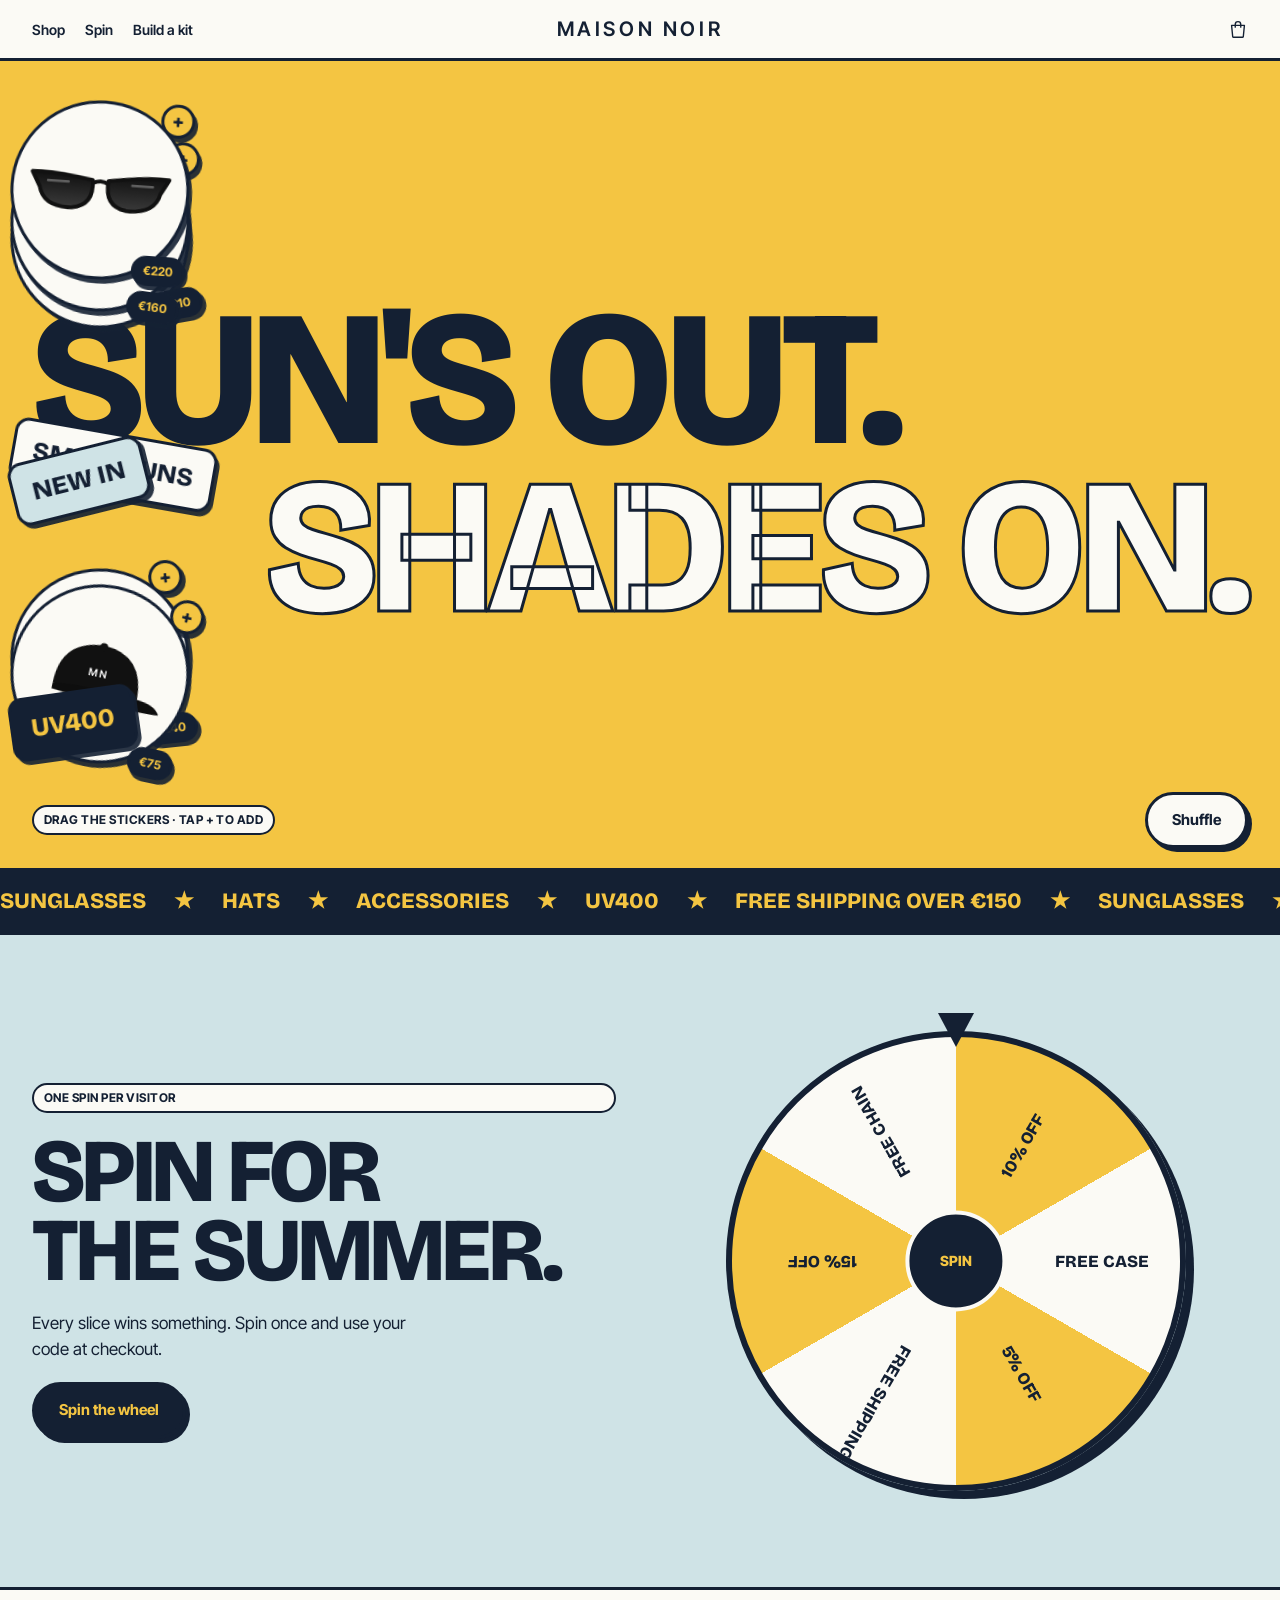
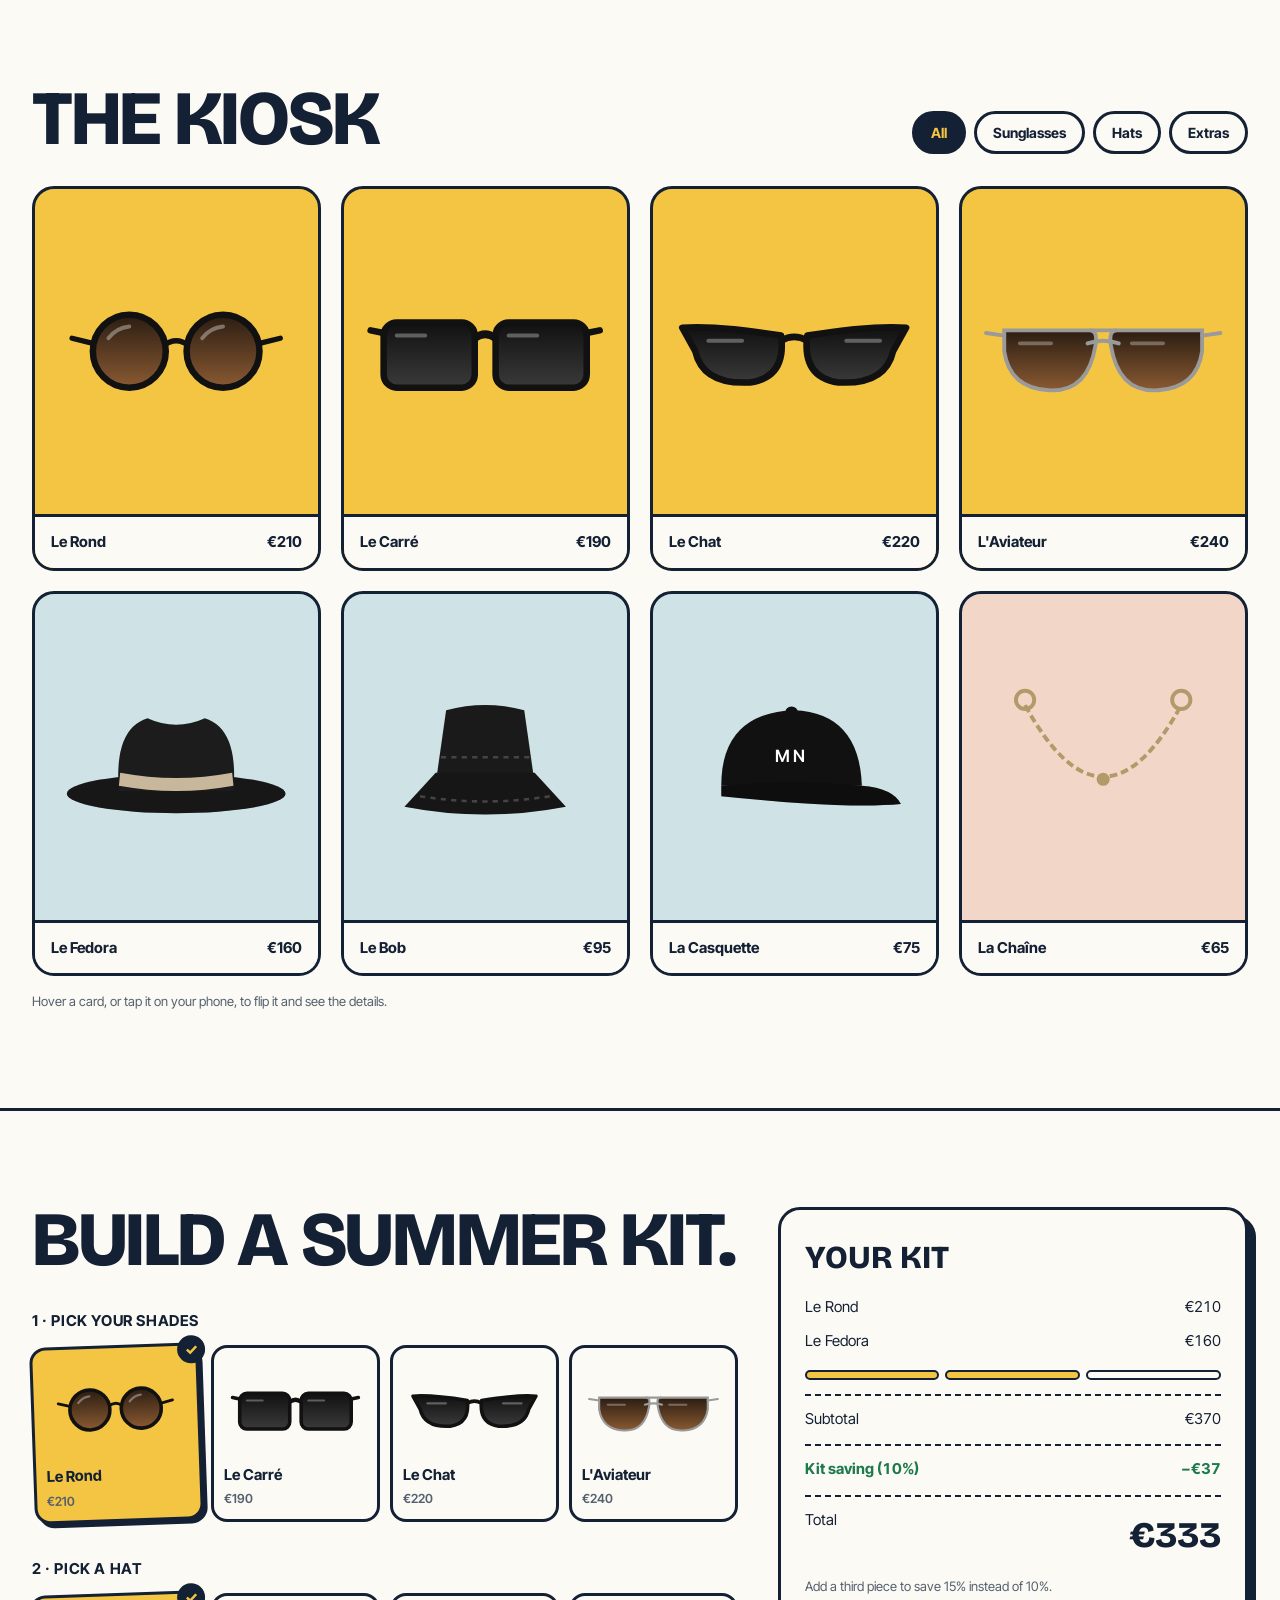
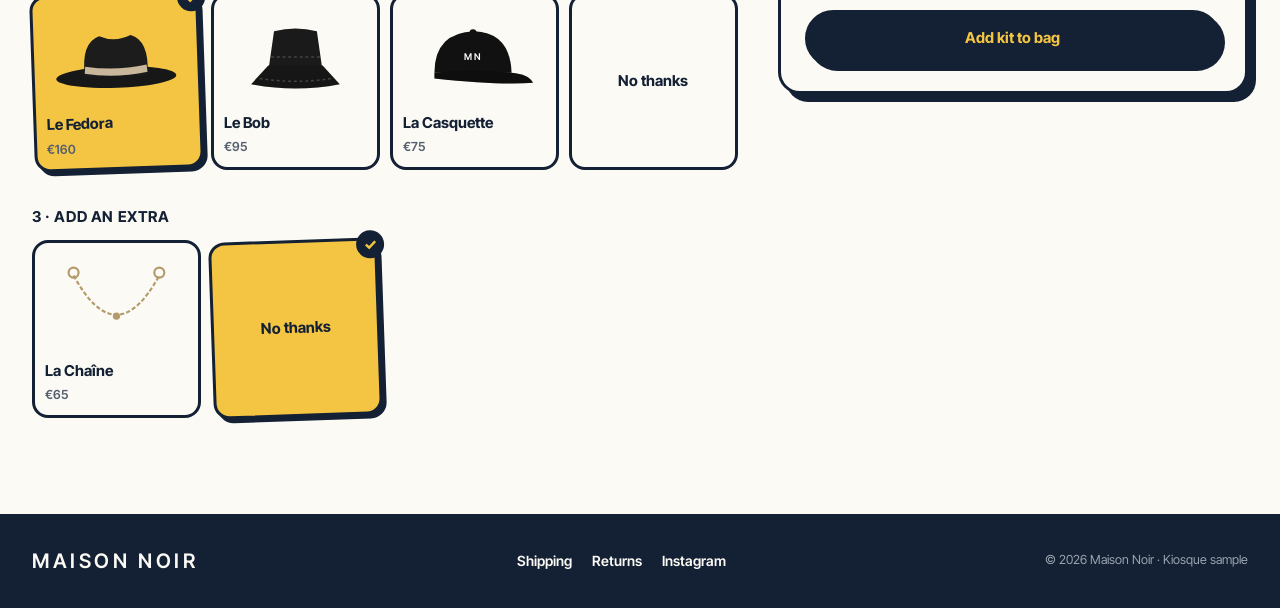
<file: samples/kiosque.html>
<!doctype html>
<html lang="en">
<head>
<meta charset="utf-8">
<meta name="viewport" content="width=device-width, initial-scale=1, viewport-fit=cover">
<title>Maison Noir Kiosque</title>
<link rel="preconnect" href="https://fonts.googleapis.com">
<link rel="preconnect" href="https://fonts.gstatic.com" crossorigin>
<link href="https://fonts.googleapis.com/css2?family=Inter+Tight:wght@400;500;600;700&family=Bricolage+Grotesque:opsz,wght@12..96,700..800&display=swap" rel="stylesheet">
<style>
/* Layout: a seaside kiosk. Thick navy borders, sun-yellow boards, stickers you can move. */
:root {
  --sun: #f4c542;
  --navy: #142033;
  --paper: #fbfaf5;
  --sea: #cfe3e6;
  --muted: #55606e;
  --sans: "Inter Tight", "Helvetica Neue", Arial, sans-serif;
  --display: "Bricolage Grotesque", "Arial Black", sans-serif;
  --gutter: max(16px, 2.5vw);
  --b: 3px solid var(--navy);
  --ease: cubic-bezier(.2, .7, .2, 1);
  --pop: cubic-bezier(.3, 1.6, .5, 1);
}
* { box-sizing: border-box; }
html { scroll-behavior: smooth; }
body { margin: 0; background: var(--paper); color: var(--navy); font: 15px/1.5 var(--sans); -webkit-font-smoothing: antialiased; overflow-x: hidden; }
a { color: inherit; text-decoration: none; }
button { font: inherit; color: inherit; cursor: pointer; }
h1, h2, h3, p { margin: 0; }
.display { font-family: var(--display); font-weight: 800; letter-spacing: -.03em; line-height: .88; text-transform: uppercase; text-wrap: balance; }
.tag { display: inline-block; padding: 4px 10px; border: 2px solid var(--navy); border-radius: 999px; font-size: 12px; font-weight: 700; text-transform: uppercase; letter-spacing: .04em; background: var(--paper); }
:focus-visible { outline: 3px solid var(--navy); outline-offset: 3px; }

body::before { content: ""; position: fixed; inset: 0 0 auto; height: env(safe-area-inset-top, 0px); z-index: 30; background: var(--paper); }
.nav { position: sticky; top: env(safe-area-inset-top, 0px); z-index: 20; display: grid; grid-template-columns: 1fr auto 1fr; align-items: center; padding: 14px var(--gutter); background: var(--paper); border-bottom: var(--b); font-weight: 600; font-size: 14px; }
.nav__links { display: flex; gap: 20px; }
.nav__links a:hover { text-decoration: underline; text-decoration-thickness: 2px; text-underline-offset: 4px; }
.logo { font-family: var(--sans); font-size: 20px; font-weight: 600; letter-spacing: .18em; text-transform: uppercase; }
.nav__right { display: flex; justify-content: flex-end; }
.bag { position: relative; display: grid; place-items: center; width: 32px; height: 32px; margin: -6px; background: none; border: 0; padding: 0; }
.bag svg { width: 22px; height: 22px; fill: none; stroke: currentColor; stroke-width: 1.5; stroke-linejoin: round; stroke-linecap: round; }
.bag__count { position: absolute; top: 0; right: -2px; min-width: 16px; height: 16px; padding: 0 4px; border-radius: 999px; background: var(--navy); color: var(--sun); font-size: 10px; font-weight: 700; line-height: 16px; text-align: center; }
.bag.is-bump { animation: bump .5s var(--pop); }
@keyframes bump { 40% { transform: scale(1.3) rotate(-8deg); } }

.btn { display: inline-flex; align-items: center; justify-content: center; gap: 8px; padding: 14px 24px; border: var(--b); border-radius: 999px; background: var(--navy); color: var(--sun); font-weight: 700; font-size: 15px; box-shadow: 4px 4px 0 var(--navy); transition: transform .15s, box-shadow .15s, background .2s; }
.btn:hover { transform: translate(-2px, -2px); box-shadow: 6px 6px 0 var(--navy); }
.btn:active { transform: translate(2px, 2px); box-shadow: 1px 1px 0 var(--navy); }
.btn--light { background: var(--paper); color: var(--navy); }
.btn:disabled { opacity: .5; pointer-events: none; }

/* 1. Sticker board */
.board { position: relative; height: min(90svh, 860px); min-height: 600px; background: var(--sun); border-bottom: var(--b); overflow: hidden; }
.board__title { position: absolute; left: var(--gutter); right: var(--gutter); top: 50%; transform: translateY(-50%); font-size: clamp(64px, 15vw, 240px); pointer-events: none; user-select: none; }
.board__title span { display: block; }
.board__title span:last-child { text-align: right; color: var(--paper); -webkit-text-stroke: 3px var(--navy); }
.board__foot { position: absolute; left: var(--gutter); right: var(--gutter); bottom: 20px; display: flex; justify-content: space-between; align-items: center; gap: 12px; flex-wrap: wrap; }
.sticker {
  position: absolute; z-index: 2;
  touch-action: none; user-select: none; cursor: grab;
  transform: translate(-50%, -50%) rotate(var(--r, 0deg)) scale(var(--sc, 1));
  transition: transform .35s var(--pop), left .7s var(--ease), top .7s var(--ease), filter .2s;
  filter: drop-shadow(3px 4px 0 rgba(20, 32, 51, .9));
}
.sticker.is-drag { cursor: grabbing; --sc: 1.08; transition: transform .2s var(--pop), filter .2s; filter: drop-shadow(10px 14px 0 rgba(20, 32, 51, .35)); }
.sticker--prod { width: clamp(110px, 14vw, 190px); aspect-ratio: 1; border-radius: 50%; background: var(--paper); border: var(--b); display: grid; place-items: center; }
.sticker--prod svg { width: 92%; aspect-ratio: 1; pointer-events: none; }
.sticker__price { position: absolute; bottom: -6px; right: -4px; padding: 3px 9px; border: var(--b); border-radius: 999px; background: var(--navy); color: var(--sun); font-size: 12px; font-weight: 700; }
.sticker__add { position: absolute; top: -4px; right: -4px; width: 34px; height: 34px; border-radius: 50%; border: var(--b); background: var(--sun); font-weight: 800; font-size: 18px; line-height: 1; display: grid; place-items: center; transition: transform .2s var(--pop); }
.sticker__add:hover { transform: scale(1.15) rotate(90deg); }
.sticker--word { padding: 10px 18px; border: var(--b); border-radius: 14px; background: var(--paper); font-family: var(--display); font-weight: 800; font-size: clamp(16px, 2vw, 26px); text-transform: uppercase; white-space: nowrap; }
.sticker--word.is-navy { background: var(--navy); color: var(--sun); }
.sticker--word.is-sea { background: var(--sea); }

/* Marquee */
.strip { overflow: hidden; background: var(--navy); color: var(--sun); border-bottom: var(--b); }
.strip__track { display: flex; gap: 28px; width: max-content; padding: 14px 0; font-family: var(--display); font-weight: 800; font-size: 22px; text-transform: uppercase; animation: slide 26s linear infinite; }
@keyframes slide { to { transform: translateX(-50%); } }

/* 2. Wheel */
.spin { overflow: hidden; display: grid; grid-template-columns: minmax(0, 1fr) minmax(0, 1fr); gap: 48px; align-items: center; padding: 96px var(--gutter); background: var(--sea); border-bottom: var(--b); }
.spin__copy { display: grid; gap: 20px; align-content: start; }
.spin__copy h2 { font-size: clamp(48px, 7vw, 112px); }
.spin__copy p { max-width: 40ch; font-size: 17px; }
.wheel-wrap { position: relative; width: min(100%, 460px); justify-self: center; aspect-ratio: 1; }
.wheel { position: absolute; inset: 0; overflow: hidden; border-radius: 50%; border: 6px solid var(--navy); box-shadow: 8px 8px 0 var(--navy); transition: transform 4.6s cubic-bezier(.12, .7, .1, 1); }
.wheel__label { position: absolute; left: 50%; top: 50%; margin-top: -.5em; width: 46%; transform-origin: 0 50%; padding-left: 22%; font-family: var(--display); font-weight: 800; font-size: clamp(12px, 1.5vw, 17px); text-transform: uppercase; line-height: 1; white-space: nowrap; }
.wheel-wrap::after { content: ""; position: absolute; left: 50%; top: -18px; width: 0; height: 0; transform: translateX(-50%); border-left: 18px solid transparent; border-right: 18px solid transparent; border-top: 34px solid var(--navy); z-index: 2; }
.wheel__hub { position: absolute; left: 50%; top: 50%; width: 22%; aspect-ratio: 1; transform: translate(-50%, -50%); border-radius: 50%; background: var(--navy); color: var(--sun); border: 4px solid var(--paper); display: grid; place-items: center; font-weight: 800; font-size: 14px; text-transform: uppercase; z-index: 2; }
.prize { display: grid; gap: 12px; padding: 20px; border: var(--b); border-radius: 18px; background: var(--paper); box-shadow: 6px 6px 0 var(--navy); animation: drop .6s var(--pop); }
.prize[hidden] { display: none; }
@keyframes drop { from { transform: translateY(-20px) rotate(-3deg); opacity: 0; } }
.prize__code { display: flex; gap: 8px; align-items: center; flex-wrap: wrap; }
.prize__code code { padding: 8px 14px; border: 2px dashed var(--navy); border-radius: 10px; font: 700 18px ui-monospace, monospace; letter-spacing: .08em; user-select: all; }
.link { background: none; border: 0; padding: 0; text-decoration: underline; text-underline-offset: 3px; font-size: 13px; color: var(--muted); }

/* 3. Flip cards */
.shop { padding: 96px var(--gutter); border-bottom: var(--b); }
.shop__head { display: flex; justify-content: space-between; align-items: end; gap: 20px; flex-wrap: wrap; margin-bottom: 32px; }
.shop__head h2 { font-size: clamp(44px, 6vw, 96px); }
.tabs { display: flex; gap: 8px; flex-wrap: wrap; }
.tabs button { padding: 8px 16px; border: var(--b); border-radius: 999px; background: var(--paper); font-weight: 700; font-size: 14px; }
.tabs button[aria-selected="true"] { background: var(--navy); color: var(--sun); }
.flips { display: grid; grid-template-columns: repeat(4, minmax(0, 1fr)); gap: 20px; }
.flip { perspective: 1200px; aspect-ratio: 3 / 4; }
.flip[hidden] { display: none; }
.flip__inner { position: relative; height: 100%; transform-style: preserve-3d; transition: transform .7s var(--pop); }
.flip:hover .flip__inner, .flip.is-flipped .flip__inner { transform: rotateY(180deg); }
.flip__face { position: absolute; inset: 0; backface-visibility: hidden; border: var(--b); border-radius: 22px; overflow: hidden; display: grid; grid-template-rows: 1fr auto; }
.flip__front { background: var(--c, var(--sun)); }
.flip__front svg { width: 92%; aspect-ratio: 1; justify-self: center; align-self: center; }
.flip__name { display: flex; justify-content: space-between; align-items: center; padding: 14px 16px; border-top: var(--b); background: var(--paper); font-weight: 700; }
.flip__back { transform: rotateY(180deg); background: var(--navy); color: var(--paper); padding: 20px; grid-template-rows: auto 1fr auto; gap: 12px; }
.flip__back h3 { font-family: var(--display); font-weight: 800; font-size: 28px; text-transform: uppercase; color: var(--sun); line-height: 1; }
.flip__back ul { list-style: none; margin: 0; padding: 0; display: grid; gap: 8px; font-size: 14px; align-content: start; }
.flip__back li { display: flex; justify-content: space-between; gap: 8px; border-bottom: 1px solid rgba(251, 250, 245, .2); padding-bottom: 6px; }
.flip__back li span:first-child { opacity: .7; }
.flip__back .btn { background: var(--sun); color: var(--navy); border-color: var(--sun); box-shadow: none; }
.flip__hint { font-size: 13px; color: var(--muted); margin-top: 16px; }

/* 4. Kit builder */
.kit { display: grid; grid-template-columns: minmax(0, 1.5fr) minmax(0, 1fr); gap: 40px; padding: 96px var(--gutter); align-items: start; }
.kit__steps { display: grid; gap: 36px; }
.kit__steps h2 { font-size: clamp(44px, 6vw, 96px); }
.kit__row { display: grid; gap: 12px; }
.kit__row h3 { font-size: 15px; font-weight: 700; text-transform: uppercase; letter-spacing: .04em; }
.choices { display: grid; grid-template-columns: repeat(4, minmax(0, 1fr)); gap: 10px; }
.choice { position: relative; display: grid; gap: 4px; padding: 10px; border: var(--b); border-radius: 16px; background: var(--paper); text-align: left; transition: transform .2s var(--pop), background .2s; }
.choice svg { width: 100%; aspect-ratio: 1.4; }
.choice small { color: var(--muted); font-weight: 600; }
.choice[aria-pressed="true"] { background: var(--sun); transform: rotate(-2deg); box-shadow: 4px 4px 0 var(--navy); }
.choice[aria-pressed="true"]::after { content: "✓"; position: absolute; top: -10px; right: -10px; width: 28px; height: 28px; border-radius: 50%; background: var(--navy); color: var(--sun); display: grid; place-items: center; font-weight: 800; }
.choice--none { place-content: center; text-align: center; min-height: 100%; font-weight: 700; }
.receipt { position: sticky; top: 90px; padding: 24px; border: var(--b); border-radius: 22px; background: var(--paper); box-shadow: 8px 8px 0 var(--navy); display: grid; gap: 14px; }
.receipt h3 { font-family: var(--display); font-weight: 800; font-size: 32px; text-transform: uppercase; }
.receipt ul { list-style: none; margin: 0; padding: 0; display: grid; gap: 8px; min-height: 60px; }
.receipt li, .receipt__line { display: flex; justify-content: space-between; gap: 12px; font-variant-numeric: tabular-nums; }
.receipt__line { border-top: 2px dashed var(--navy); padding-top: 12px; }
.receipt__save { color: #1d7a4a; font-weight: 700; }
.receipt__total { font-family: var(--display); font-weight: 800; font-size: 36px; }
.meter { display: grid; grid-template-columns: repeat(3, 1fr); gap: 6px; }
.meter i { height: 10px; border: 2px solid var(--navy); border-radius: 999px; background: var(--paper); transition: background .3s; }
.meter i.is-on { background: var(--sun); }
.receipt__tip { font-size: 13px; color: var(--muted); }

.footer { display: flex; justify-content: space-between; align-items: center; gap: 16px; flex-wrap: wrap; padding: 32px var(--gutter) calc(32px + env(safe-area-inset-bottom, 0px)); background: var(--navy); color: var(--paper); }
.footer nav { display: flex; gap: 20px; font-weight: 600; font-size: 14px; }
.footer nav a:hover { color: var(--sun); }
.footer small { color: #9aa3b0; }

.toast { position: fixed; left: 50%; bottom: calc(24px + env(safe-area-inset-bottom, 0px)); z-index: 50; transform: translate(-50%, 20px) rotate(-2deg); opacity: 0; pointer-events: none; padding: 12px 20px; border: var(--b); border-radius: 999px; background: var(--sun); font-weight: 700; font-size: 14px; box-shadow: 4px 4px 0 var(--navy); transition: opacity .25s, transform .3s var(--pop); }
.toast.is-show { opacity: 1; transform: translate(-50%, 0) rotate(-2deg); }

@media (max-width: 900px) {
  .nav__links { display: none; }
  .nav { grid-template-columns: auto 1fr auto; }
  .nav .logo { grid-column: 2; justify-self: center; font-size: 16px; }
  .nav__right { grid-column: 3; }
  .board { min-height: 560px; }
  .board__title { font-size: 17vw; }
  .board__title span:last-child { -webkit-text-stroke-width: 2px; }
  .spin, .kit { grid-template-columns: 1fr; padding: 64px var(--gutter); }
  .shop { padding: 64px var(--gutter); }
  .flips { grid-template-columns: repeat(2, minmax(0, 1fr)); gap: 12px; }
  .flip__back { padding: 14px; }
  .flip__back h3 { font-size: 20px; }
  .flip__back li { font-size: 12px; }
  .choices { grid-template-columns: repeat(2, minmax(0, 1fr)); }
  .receipt { position: static; }
}
@media (prefers-reduced-motion: reduce) {
  html { scroll-behavior: auto; }
  *, *::before, *::after { animation: none !important; transition: none !important; }
}
</style>

<svg width="0" height="0" style="position:absolute" aria-hidden="true">
  <defs>
    <linearGradient id="g-amber" x1="0" y1="0" x2="0" y2="1"><stop offset="0" stop-color="#2b1d12"/><stop offset="1" stop-color="#8a5a32"/></linearGradient>
    <linearGradient id="g-smoke" x1="0" y1="0" x2="0" y2="1"><stop offset="0" stop-color="#111"/><stop offset="1" stop-color="#3a3a3a"/></linearGradient>
    <linearGradient id="g-green" x1="0" y1="0" x2="0" y2="1"><stop offset="0" stop-color="#1b2219"/><stop offset="1" stop-color="#53684a"/></linearGradient>
    <linearGradient id="g-rose" x1="0" y1="0" x2="0" y2="1"><stop offset="0" stop-color="#3a1820"/><stop offset="1" stop-color="#b5606f"/></linearGradient>
    <linearGradient id="g-mirror" x1="0" y1="0" x2="1" y2="1"><stop offset="0" stop-color="#eef1f4"/><stop offset=".45" stop-color="#8d96a3"/><stop offset=".55" stop-color="#cfd5dc"/><stop offset="1" stop-color="#5f6670"/></linearGradient>
    <linearGradient id="g-tortoise" x1="0" y1="0" x2="1" y2="1"><stop offset="0" stop-color="#2a170b"/><stop offset=".3" stop-color="#7a4a22"/><stop offset=".55" stop-color="#3b2210"/><stop offset=".8" stop-color="#a0682f"/><stop offset="1" stop-color="#2a170b"/></linearGradient>
  </defs>

  <symbol id="p-round" viewBox="0 0 200 200">
    <path d="M90 96 Q100 88 110 96" fill="none" style="stroke:var(--frame,#111)" stroke-width="4"/>
    <circle cx="64" cy="100" r="28" style="fill:var(--lens,url(#g-amber));stroke:var(--frame,#111)" stroke-width="5"/>
    <circle cx="136" cy="100" r="28" style="fill:var(--lens,url(#g-amber));stroke:var(--frame,#111)" stroke-width="5"/>
    <path d="M36 94 L20 90 M164 94 L180 90" style="stroke:var(--frame,#111)" stroke-width="4" stroke-linecap="round"/>
    <path d="M48 90 Q54 82 64 81 M120 90 Q126 82 136 81" fill="none" stroke="#fff" stroke-opacity=".35" stroke-width="3" stroke-linecap="round"/>
  </symbol>

  <symbol id="p-square" viewBox="0 0 200 200">
    <rect x="22" y="78" width="70" height="50" rx="10" style="fill:var(--lens,url(#g-smoke));stroke:var(--frame,#111)" stroke-width="5"/>
    <rect x="108" y="78" width="70" height="50" rx="10" style="fill:var(--lens,url(#g-smoke));stroke:var(--frame,#111)" stroke-width="5"/>
    <path d="M92 90 Q100 84 108 90" fill="none" style="stroke:var(--frame,#111)" stroke-width="6"/>
    <path d="M22 86 L12 84 M178 86 L188 84" style="stroke:var(--frame,#111)" stroke-width="5" stroke-linecap="round"/>
    <path d="M32 88 H54 M118 88 H140" stroke="#fff" stroke-opacity=".3" stroke-width="3" stroke-linecap="round"/>
  </symbol>

  <symbol id="p-cat" viewBox="0 0 200 200">
    <path d="M14 82 Q40 80 90 88 Q94 120 66 124 Q30 126 24 100 Z" style="fill:var(--lens,url(#g-smoke));stroke:var(--frame,#111)" stroke-width="5" stroke-linejoin="round"/>
    <path d="M186 82 Q160 80 110 88 Q106 120 134 124 Q170 126 176 100 Z" style="fill:var(--lens,url(#g-smoke));stroke:var(--frame,#111)" stroke-width="5" stroke-linejoin="round"/>
    <path d="M90 92 Q100 86 110 92" fill="none" style="stroke:var(--frame,#111)" stroke-width="5"/>
    <path d="M34 92 H60 M140 92 H166" stroke="#fff" stroke-opacity=".3" stroke-width="3" stroke-linecap="round"/>
  </symbol>

  <symbol id="p-aviator" viewBox="0 0 200 200">
    <path d="M24 84 H90 Q96 84 94 96 Q88 132 58 130 Q28 128 24 100 Z" style="fill:var(--lens,url(#g-amber));stroke:var(--frame,#9a9a9a)" stroke-width="3"/>
    <path d="M176 84 H110 Q104 84 106 96 Q112 132 142 130 Q172 128 176 100 Z" style="fill:var(--lens,url(#g-amber));stroke:var(--frame,#9a9a9a)" stroke-width="3"/>
    <path d="M90 84 H110 M88 94 Q100 90 112 94 M24 88 L10 86 M176 88 L190 86" fill="none" style="stroke:var(--frame,#9a9a9a)" stroke-width="3" stroke-linecap="round"/>
    <path d="M36 94 H60 M122 94 H146" stroke="#fff" stroke-opacity=".3" stroke-width="3" stroke-linecap="round"/>
  </symbol>

  <symbol id="p-bucket" viewBox="0 0 200 200">
    <path d="M62 120 L70 64 Q100 56 130 64 L138 120 Z" style="fill:var(--body,#1a1a1a)"/>
    <path d="M38 138 L62 112 H138 L162 138 Q100 150 38 138 Z" style="fill:var(--body,#1a1a1a)"/>
    <path d="M38 138 L62 112 H138 L162 138 Q100 150 38 138 Z" fill="#000" fill-opacity=".14"/>
    <path d="M66 100 H134 M50 130 Q100 138 150 130" fill="none" style="stroke:var(--band,#444)" stroke-width="2" stroke-dasharray="4 4"/>
  </symbol>

  <symbol id="p-fedora" viewBox="0 0 200 200">
    <ellipse cx="100" cy="128" rx="84" ry="15" style="fill:var(--body,#1c1c1c)"/>
    <ellipse cx="100" cy="128" rx="84" ry="15" fill="#000" fill-opacity=".18"/>
    <path d="M56 126 Q52 78 78 70 Q100 80 122 70 Q148 78 144 126 Z" style="fill:var(--body,#1c1c1c)"/>
    <path d="M57 112 Q100 120 143 112 L144 122 Q100 130 56 122 Z" style="fill:var(--band,#c9b79c)"/>
  </symbol>

  <symbol id="p-cap" viewBox="0 0 200 200">
    <path d="M44 122 Q44 66 100 64 Q150 66 152 122 Z" style="fill:var(--body,#111)"/>
    <path d="M44 122 Q100 116 152 122 Q176 124 182 136 Q140 140 44 130 Z" style="fill:var(--body,#111)"/>
    <path d="M44 122 Q100 116 152 122 Q176 124 182 136 Q140 140 44 130 Z" fill="#000" fill-opacity=".2"/>
    <circle cx="98" cy="66" r="5" style="fill:var(--body,#111)"/>
    <text x="98" y="104" text-anchor="middle" font-family="Inter Tight, sans-serif" font-size="13" font-weight="600" letter-spacing="2" style="fill:var(--band,#fff)">MN</text>
  </symbol>

  <symbol id="p-chain" viewBox="0 0 200 200">
    <path d="M40 60 Q100 170 160 60" fill="none" style="stroke:var(--metal,#b49a6a)" stroke-width="3" stroke-dasharray="6 3"/>
    <circle cx="40" cy="56" r="7" fill="none" style="stroke:var(--metal,#b49a6a)" stroke-width="3"/>
    <circle cx="160" cy="56" r="7" fill="none" style="stroke:var(--metal,#b49a6a)" stroke-width="3"/>
    <circle cx="100" cy="117" r="5" style="fill:var(--metal,#b49a6a)"/>
  </symbol>
</svg>


<header class="nav">
  <nav class="nav__links" aria-label="Main">
    <a href="#shop">Shop</a>
    <a href="#spin">Spin</a>
    <a href="#kit">Build a kit</a>
  </nav>
  <a href="#" class="logo">Maison Noir</a>
  <div class="nav__right">
    <button type="button" class="bag" aria-label="Bag, 0 items">
      <svg viewBox="0 0 24 24" aria-hidden="true"><path d="M5 8h14l-1.2 12.2a1 1 0 0 1-1 .8H7.2a1 1 0 0 1-1-.8L5 8Z"/><path d="M9 10V7a3 3 0 0 1 6 0v3"/></svg>
      <span class="bag__count" hidden>0</span>
    </button>
  </div>
</header>

<main>
  <section class="board" id="board" aria-label="Sticker board">
    <h1 class="board__title display"><span>Sun's out.</span><span>Shades on.</span></h1>
    <div class="board__foot">
      <span class="tag">Drag the stickers · tap + to add</span>
      <button class="btn btn--light" id="shuffle">Shuffle</button>
    </div>
  </section>

  <div class="strip" aria-hidden="true">
    <div class="strip__track">
      <span>Sunglasses</span><span>★</span><span>Hats</span><span>★</span><span>Accessories</span><span>★</span><span>UV400</span><span>★</span><span>Free shipping over €150</span><span>★</span>
      <span>Sunglasses</span><span>★</span><span>Hats</span><span>★</span><span>Accessories</span><span>★</span><span>UV400</span><span>★</span><span>Free shipping over €150</span><span>★</span>
    </div>
  </div>

  <section class="spin" id="spin">
    <div class="spin__copy">
      <span class="tag">One spin per visitor</span>
      <h2 class="display">Spin for the summer.</h2>
      <p>Every slice wins something. Spin once and use your code at checkout.</p>
      <div><button class="btn" id="spin-btn">Spin the wheel</button></div>
      <div class="prize" id="prize" hidden aria-live="polite">
        <strong id="prize-title"></strong>
        <div class="prize__code"><code id="prize-code"></code><button class="btn btn--light" id="copy-btn">Copy code</button></div>
        <button class="link" id="spin-reset">Reset the wheel (sample only)</button>
      </div>
    </div>
    <div class="wheel-wrap">
      <div class="wheel" id="wheel"></div>
      <div class="wheel__hub">Spin</div>
    </div>
  </section>

  <section class="shop" id="shop">
    <div class="shop__head">
      <h2 class="display">The kiosk</h2>
      <div class="tabs" role="tablist" aria-label="Category">
        <button role="tab" aria-selected="true" data-tab="all">All</button>
        <button role="tab" aria-selected="false" data-tab="sunglasses">Sunglasses</button>
        <button role="tab" aria-selected="false" data-tab="hats">Hats</button>
        <button role="tab" aria-selected="false" data-tab="accessories">Extras</button>
      </div>
    </div>
    <div class="flips" id="flips"></div>
    <p class="flip__hint">Hover a card, or tap it on your phone, to flip it and see the details.</p>
  </section>

  <section class="kit" id="kit">
    <div class="kit__steps">
      <h2 class="display">Build a summer kit.</h2>
      <div class="kit__row"><h3>1 · Pick your shades</h3><div class="choices" id="kit-shades"></div></div>
      <div class="kit__row"><h3>2 · Pick a hat</h3><div class="choices" id="kit-hat"></div></div>
      <div class="kit__row"><h3>3 · Add an extra</h3><div class="choices" id="kit-extra"></div></div>
    </div>
    <aside class="receipt" aria-live="polite">
      <h3>Your kit</h3>
      <ul id="kit-list"></ul>
      <div class="meter" aria-hidden="true"><i></i><i></i><i></i></div>
      <div class="receipt__line"><span>Subtotal</span><span id="kit-sub">€0</span></div>
      <div class="receipt__line receipt__save"><span id="kit-save-label">Kit saving</span><span id="kit-save">−€0</span></div>
      <div class="receipt__line"><span>Total</span><span class="receipt__total" id="kit-total">€0</span></div>
      <p class="receipt__tip" id="kit-tip"></p>
      <button class="btn" id="kit-add">Add kit to bag</button>
    </aside>
  </section>
</main>

<footer class="footer">
  <a href="#" class="logo">Maison Noir</a>
  <nav aria-label="Footer"><a href="#">Shipping</a><a href="#">Returns</a><a href="#">Instagram</a></nav>
  <small>© 2026 Maison Noir · Kiosque sample</small>
</footer>

<div class="toast" id="toast" role="status" aria-live="polite"></div>

<script>
const PRODUCTS = [
  { id: 'le-rond', name: 'Le Rond', cat: 'sunglasses', price: 210, symbol: 'p-round', specs: [['Lens', '49 mm'], ['UV', 'UV400'], ['Frame', 'Acetate'], ['Weight', '26 g']] },
  { id: 'le-carre', name: 'Le Carré', cat: 'sunglasses', price: 190, symbol: 'p-square', specs: [['Lens', '52 mm'], ['UV', 'UV400'], ['Frame', 'Acetate'], ['Weight', '31 g']] },
  { id: 'le-chat', name: 'Le Chat', cat: 'sunglasses', price: 220, symbol: 'p-cat', specs: [['Lens', '54 mm'], ['UV', 'UV400'], ['Frame', 'Acetate'], ['Weight', '28 g']] },
  { id: 'l-aviateur', name: "L'Aviateur", cat: 'sunglasses', price: 240, symbol: 'p-aviator', specs: [['Lens', '58 mm'], ['UV', 'UV400'], ['Frame', 'Titanium'], ['Weight', '19 g']] },
  { id: 'le-fedora', name: 'Le Fedora', cat: 'hats', price: 160, symbol: 'p-fedora', specs: [['Material', 'Wool felt'], ['Brim', '7 cm'], ['Sizes', 'S–XL'], ['Weight', '120 g']] },
  { id: 'le-bob', name: 'Le Bob', cat: 'hats', price: 95, symbol: 'p-bucket', specs: [['Material', 'Cotton twill'], ['Brim', '5.5 cm'], ['Sizes', 'S–XL'], ['Weight', '95 g']] },
  { id: 'la-casquette', name: 'La Casquette', cat: 'hats', price: 75, symbol: 'p-cap', specs: [['Material', 'Cotton twill'], ['Brim', '7 cm'], ['Closure', 'Brass buckle'], ['Weight', '80 g']] },
  { id: 'la-chaine', name: 'La Chaîne', cat: 'accessories', price: 65, symbol: 'p-chain', specs: [['Material', 'Gold-plated brass'], ['Length', '70 cm'], ['Fits', 'Any frame'], ['Weight', '12 g']] }
];
const byId = id => PRODUCTS.find(p => p.id === id);
const clamp = (v, a, b) => Math.min(b, Math.max(a, v));
const store = {
  get(k) { try { return localStorage.getItem(k); } catch { return null; } },
  set(k, v) { try { localStorage.setItem(k, v); } catch { /* storage blocked: lasts for this visit only */ } },
  del(k) { try { localStorage.removeItem(k); } catch { /* ignore */ } }
};

/* Bag */
let bag = 0, toastTimer;
const bagBtn = document.querySelector('.bag');
function notify(msg) {
  const t = document.getElementById('toast');
  t.textContent = msg; t.classList.add('is-show');
  clearTimeout(toastTimer); toastTimer = setTimeout(() => t.classList.remove('is-show'), 2200);
}
function addToBag(ids, msg) {
  ids = [].concat(ids);
  bag += ids.length;
  const c = bagBtn.querySelector('.bag__count');
  c.textContent = bag; c.hidden = false;
  bagBtn.setAttribute('aria-label', `Bag, ${bag} item${bag === 1 ? '' : 's'}`);
  bagBtn.classList.remove('is-bump'); void bagBtn.offsetWidth; bagBtn.classList.add('is-bump');
  notify(msg || `${byId(ids[0]).name} added to bag`);
}
bagBtn.addEventListener('click', () => notify(bag ? `${bag} item${bag === 1 ? '' : 's'} in your bag` : 'Your bag is empty'));
document.addEventListener('click', e => { const b = e.target.closest('[data-add]'); if (b) { e.stopPropagation(); addToBag(b.dataset.add); } });

/* 1. Sticker board */
const board = document.getElementById('board');
const STICKERS = [
  { id: 'le-rond', x: 16, y: 22, r: -10 }, { id: 'le-fedora', x: 82, y: 20, r: 8 }, { id: 'l-aviateur', x: 70, y: 74, r: -6 },
  { id: 'la-casquette', x: 26, y: 76, r: 12 }, { id: 'le-chat', x: 50, y: 16, r: 4 },
  { word: 'UV400', cls: 'is-navy', x: 40, y: 82, r: -8 }, { word: 'Small runs', cls: '', x: 88, y: 50, r: 10 },
  { word: 'New in', cls: 'is-sea', x: 8, y: 52, r: -14 }
];
board.insertAdjacentHTML('beforeend', STICKERS.map((s, i) => {
  const pos = `left:${s.x}%;top:${s.y}%;--r:${s.r}deg`;
  if (s.word) return `<div class="sticker sticker--word ${s.cls}" style="${pos}" data-i="${i}">${s.word}</div>`;
  const p = byId(s.id);
  return `<div class="sticker sticker--prod" style="${pos}" data-i="${i}" aria-label="${p.name} sticker">
    <svg aria-hidden="true"><use href="#${p.symbol}"/></svg>
    <span class="sticker__price">€${p.price}</span>
    <button class="sticker__add" data-add="${p.id}" aria-label="Add ${p.name} to bag">+</button></div>`;
}).join(''));
let z = 3;
board.querySelectorAll('.sticker').forEach(el => {
  el.addEventListener('pointerdown', e => {
    if (e.target.closest('[data-add]')) return;
    const br = board.getBoundingClientRect();
    const start = { x: e.clientX, y: e.clientY, left: el.offsetLeft, top: el.offsetTop };
    el.setPointerCapture(e.pointerId);
    el.classList.add('is-drag');
    el.style.zIndex = ++z;
    const move = ev => {
      const dx = ev.clientX - start.x, dy = ev.clientY - start.y;
      el.style.left = clamp((start.left + dx) / br.width * 100, 3, 97) + '%';
      el.style.top = clamp((start.top + dy) / br.height * 100, 5, 95) + '%';
      el.style.setProperty('--r', clamp(dx * .15, -20, 20) + 'deg');
    };
    const up = () => {
      el.classList.remove('is-drag');
      el.style.setProperty('--r', (Math.random() * 24 - 12).toFixed(1) + 'deg');
      el.removeEventListener('pointermove', move);
      el.removeEventListener('pointerup', up);
      el.removeEventListener('pointercancel', up);
    };
    el.addEventListener('pointermove', move);
    el.addEventListener('pointerup', up);
    el.addEventListener('pointercancel', up);
  });
});
// keep every sticker fully on the board, whatever the screen width
function fitStickers() {
  const bw = board.clientWidth, bh = board.clientHeight;
  board.querySelectorAll('.sticker').forEach(el => {
    const hx = (el.offsetWidth / 2 + 10) / bw * 100, hy = (el.offsetHeight / 2 + 10) / bh * 100;
    el.style.left = clamp(parseFloat(el.style.left), hx, 100 - hx) + '%';
    el.style.top = clamp(parseFloat(el.style.top), hy + 2, 100 - hy - 8) + '%';
  });
}
fitStickers();
addEventListener('resize', fitStickers);
document.getElementById('shuffle').addEventListener('click', () => {
  board.querySelectorAll('.sticker').forEach(el => {
    el.style.left = (8 + Math.random() * 84) + '%';
    el.style.top = (10 + Math.random() * 74) + '%';
    el.style.setProperty('--r', (Math.random() * 30 - 15).toFixed(1) + 'deg');
  });
  fitStickers();
});

/* 2. Wheel */
const PRIZES = [
  { label: '10% off', title: 'You won 10% off your order.', code: 'SOLEIL10' },
  { label: 'Free case', title: 'You won a free leather case.', code: 'ETUI' },
  { label: '5% off', title: 'You won 5% off your order.', code: 'SOLEIL5' },
  { label: 'Free shipping', title: 'You won free shipping on any order.', code: 'LIVRAISON' },
  { label: '15% off', title: 'You won 15% off your order.', code: 'SOLEIL15' },
  { label: 'Free chain', title: 'You won a free La Chaîne with any pair.', code: 'CHAINE' }
];
const wheel = document.getElementById('wheel');
const SEG = 360 / PRIZES.length;
const colors = ['var(--sun)', 'var(--paper)'];
wheel.style.background = `conic-gradient(${PRIZES.map((_, i) => `${colors[i % 2]} ${i * SEG}deg ${(i + 1) * SEG}deg`).join(',')})`;
// labels sit in the middle of each slice; CSS angles start at 12 o'clock, label transform at 3 o'clock
wheel.innerHTML = PRIZES.map((p, i) => `<span class="wheel__label" style="transform: rotate(${i * SEG + SEG / 2 - 90}deg)">${p.label}</span>`).join('');
let wheelRot = 0;
const spinBtn = document.getElementById('spin-btn');
function showPrize(i) {
  const p = PRIZES[i];
  document.getElementById('prize-title').textContent = p.title;
  document.getElementById('prize-code').textContent = p.code;
  document.getElementById('prize').hidden = false;
  spinBtn.disabled = true;
  spinBtn.textContent = 'Spun';
}
function landOn(i, animate) {
  // pointer is at 12 o'clock: bring slice i's centre there
  const target = 360 - (i * SEG + SEG / 2);
  wheelRot += (animate ? 360 * 6 : 0) + ((target - wheelRot) % 360 + 360) % 360;
  wheel.style.transition = animate ? '' : 'none';
  wheel.style.transform = `rotate(${wheelRot}deg)`;
}
spinBtn.addEventListener('click', () => {
  const i = Math.floor(Math.random() * PRIZES.length);
  spinBtn.disabled = true;
  landOn(i, true);
  setTimeout(() => { showPrize(i); store.set('mn-wheel', i); }, matchMedia('(prefers-reduced-motion: reduce)').matches ? 0 : 4700);
});
document.getElementById('copy-btn').addEventListener('click', () => {
  const code = document.getElementById('prize-code');
  const done = () => notify(`Code ${code.textContent} copied`);
  if (navigator.clipboard) navigator.clipboard.writeText(code.textContent).then(done, () => { getSelection().selectAllChildren(code); notify('Code selected. Copy it with your keyboard.'); });
  else { getSelection().selectAllChildren(code); notify('Code selected. Copy it with your keyboard.'); }
});
document.getElementById('spin-reset').addEventListener('click', () => {
  store.del('mn-wheel');
  document.getElementById('prize').hidden = true;
  spinBtn.disabled = false;
  spinBtn.textContent = 'Spin the wheel';
});
const saved = store.get('mn-wheel');
if (saved !== null && PRIZES[saved]) { landOn(Number(saved), false); showPrize(Number(saved)); }

/* 3. Flip cards */
const CARD_BG = { sunglasses: 'var(--sun)', hats: 'var(--sea)', accessories: '#f2d6c8' };
const flips = document.getElementById('flips');
flips.innerHTML = PRODUCTS.map(p => `
  <article class="flip" data-cat="${p.cat}" style="--c:${CARD_BG[p.cat]}">
    <div class="flip__inner">
      <div class="flip__face flip__front"><svg aria-hidden="true"><use href="#${p.symbol}"/></svg><div class="flip__name"><span>${p.name}</span><span>€${p.price}</span></div></div>
      <div class="flip__face flip__back"><h3>${p.name}</h3><ul>${p.specs.map(([k, v]) => `<li><span>${k}</span><span>${v}</span></li>`).join('')}</ul><button class="btn" data-add="${p.id}">Add · €${p.price}</button></div>
    </div>
  </article>`).join('');
flips.addEventListener('click', e => { const f = e.target.closest('.flip'); if (f && !e.target.closest('[data-add]')) f.classList.toggle('is-flipped'); });
document.querySelectorAll('[data-tab]').forEach(t => t.addEventListener('click', () => {
  document.querySelectorAll('[data-tab]').forEach(o => o.setAttribute('aria-selected', o === t));
  flips.querySelectorAll('.flip').forEach(f => f.hidden = t.dataset.tab !== 'all' && f.dataset.cat !== t.dataset.tab);
}));

/* 4. Kit builder */
const kit = { shades: 'le-rond', hat: 'le-fedora', extra: '' };
const choiceHTML = (group, id) => {
  if (!id) return `<button class="choice choice--none" data-group="${group}" data-id="">No thanks</button>`;
  const p = byId(id);
  return `<button class="choice" data-group="${group}" data-id="${id}"><svg viewBox="0 30 200 140" aria-hidden="true"><use href="#${p.symbol}" width="200" height="200"/></svg><strong>${p.name}</strong><small>€${p.price}</small></button>`;
};
document.getElementById('kit-shades').innerHTML = PRODUCTS.filter(p => p.cat === 'sunglasses').map(p => choiceHTML('shades', p.id)).join('');
document.getElementById('kit-hat').innerHTML = PRODUCTS.filter(p => p.cat === 'hats').map(p => choiceHTML('hat', p.id)).join('') + choiceHTML('hat', '');
document.getElementById('kit-extra').innerHTML = choiceHTML('extra', 'la-chaine') + choiceHTML('extra', '');
function renderKit() {
  const ids = [kit.shades, kit.hat, kit.extra].filter(Boolean);
  const sub = ids.reduce((n, id) => n + byId(id).price, 0);
  const rate = ids.length >= 3 ? .15 : ids.length === 2 ? .10 : 0;
  const save = Math.round(sub * rate);
  document.getElementById('kit-list').innerHTML = ids.length
    ? ids.map(id => `<li><span>${byId(id).name}</span><span>€${byId(id).price}</span></li>`).join('')
    : '<li><span>Pick at least one piece</span></li>';
  document.getElementById('kit-sub').textContent = '€' + sub;
  document.getElementById('kit-save-label').textContent = rate ? `Kit saving (${rate * 100}%)` : 'Kit saving';
  document.getElementById('kit-save').textContent = '−€' + save;
  document.getElementById('kit-total').textContent = '€' + (sub - save);
  document.getElementById('kit-tip').textContent = ids.length >= 3 ? 'Full kit. You get the best price.'
    : ids.length === 2 ? 'Add a third piece to save 15% instead of 10%.' : 'Pick two pieces to save 10%, three to save 15%.';
  document.querySelectorAll('.meter i').forEach((m, i) => m.classList.toggle('is-on', i < ids.length));
  document.querySelectorAll('.choice').forEach(c => c.setAttribute('aria-pressed', kit[c.dataset.group] === c.dataset.id));
  document.getElementById('kit-add').disabled = !ids.length;
}
document.getElementById('kit').addEventListener('click', e => {
  const c = e.target.closest('.choice');
  if (!c) return;
  kit[c.dataset.group] = c.dataset.id;
  renderKit();
});
document.getElementById('kit-add').addEventListener('click', () => {
  const ids = [kit.shades, kit.hat, kit.extra].filter(Boolean);
  addToBag(ids, `Kit of ${ids.length} added to bag`);
});
renderKit();
</script>

</html>
</file>
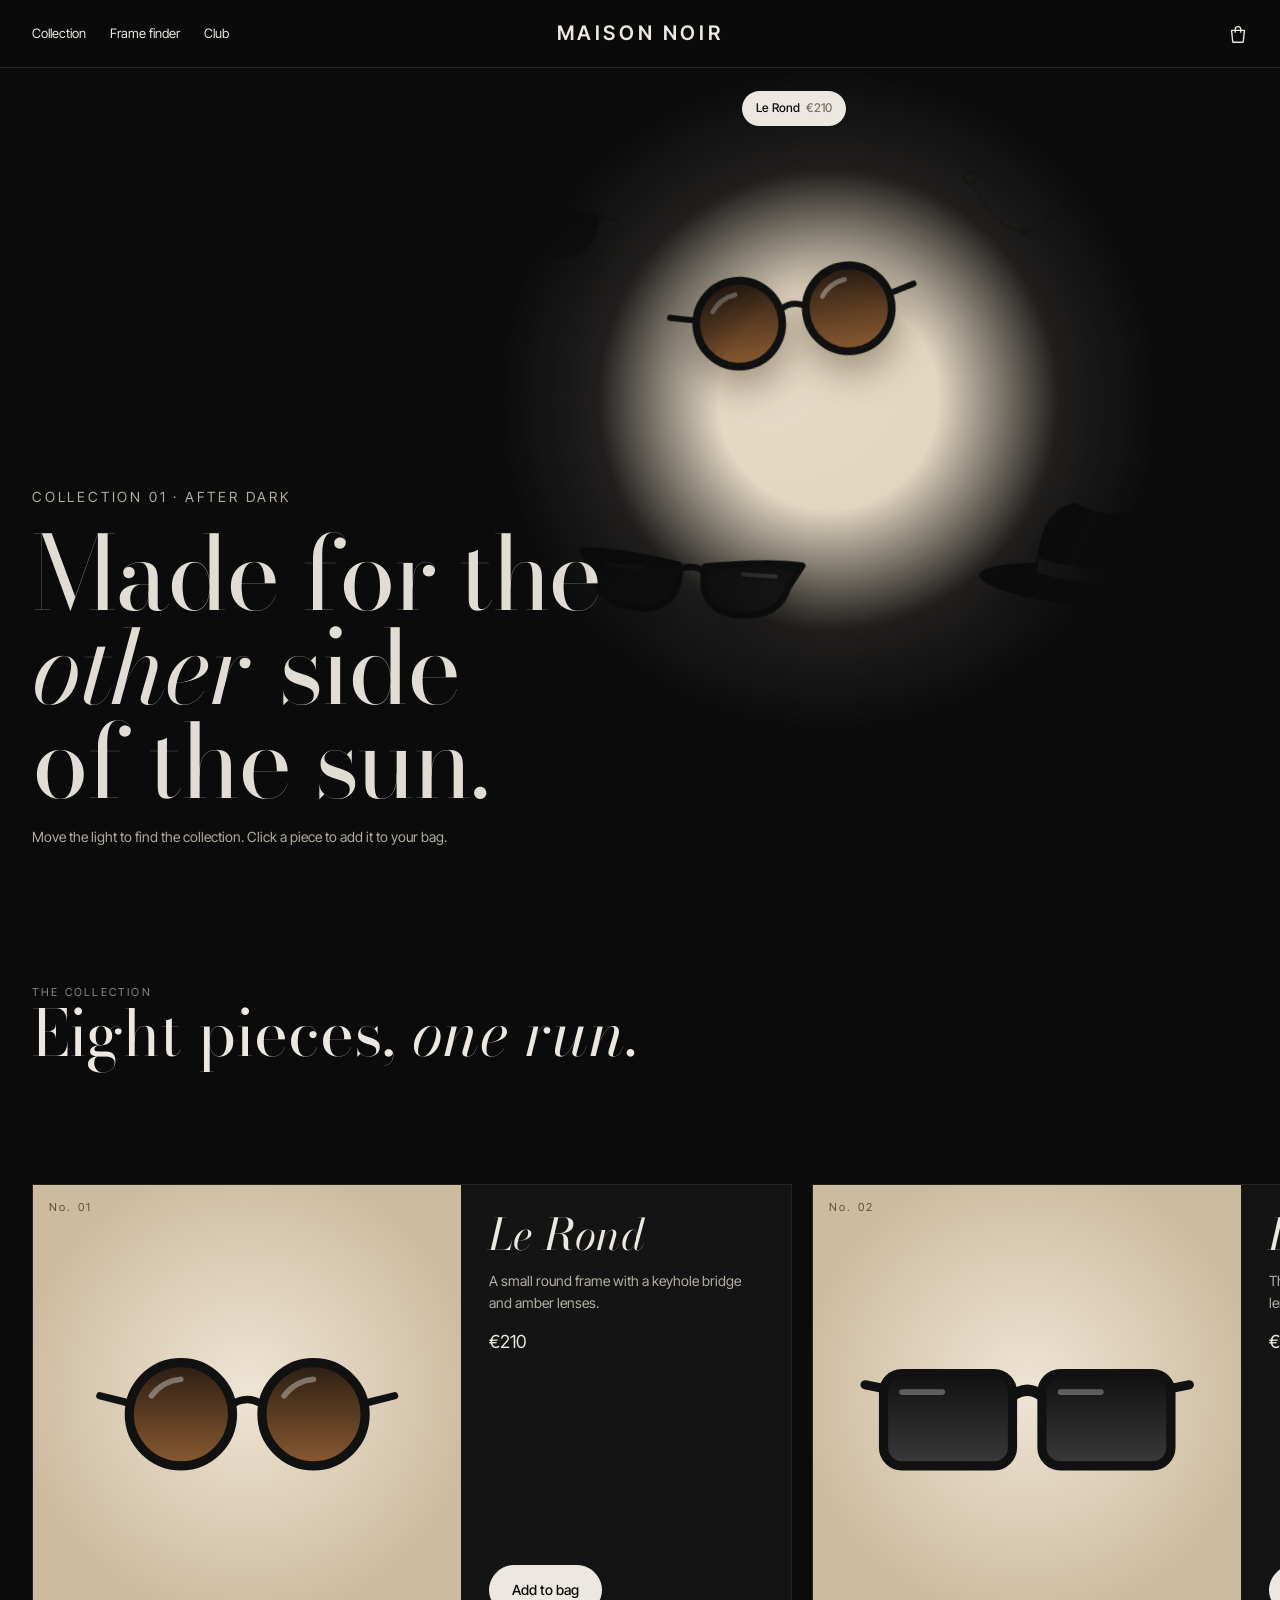
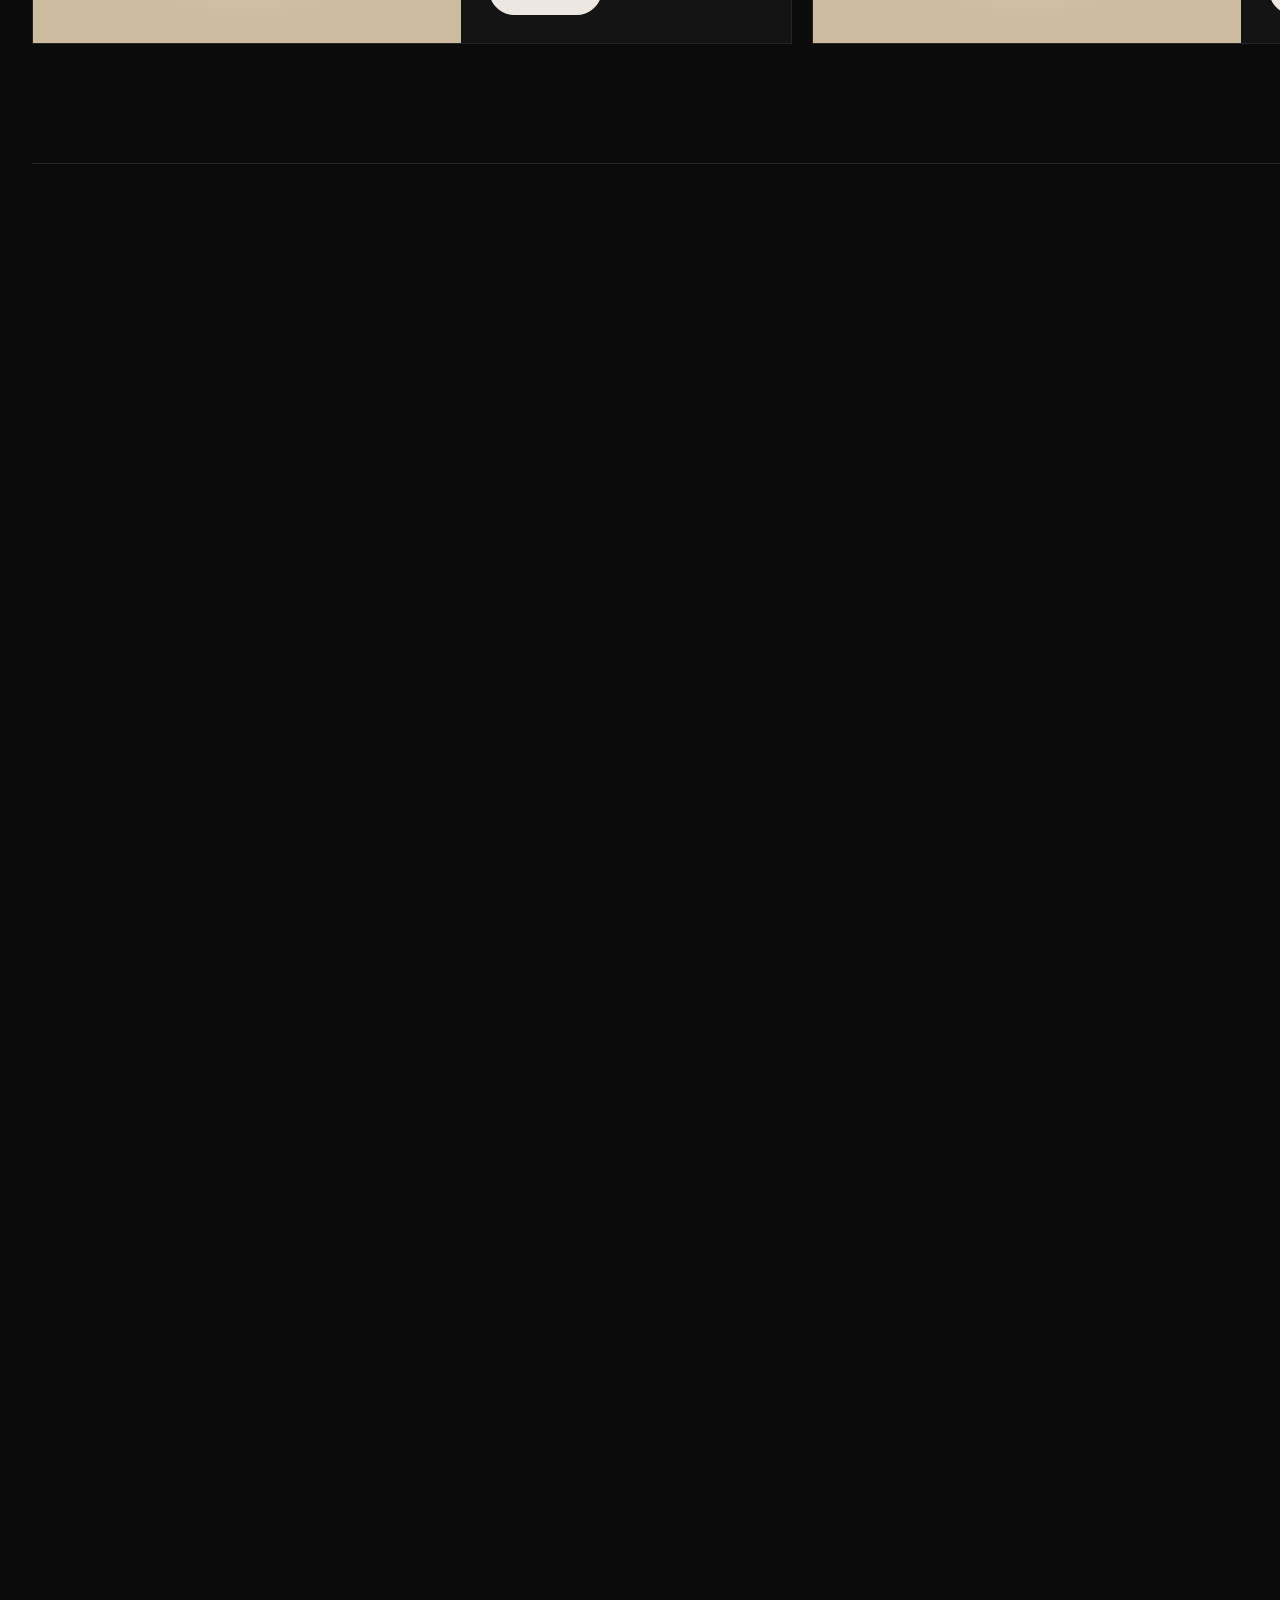
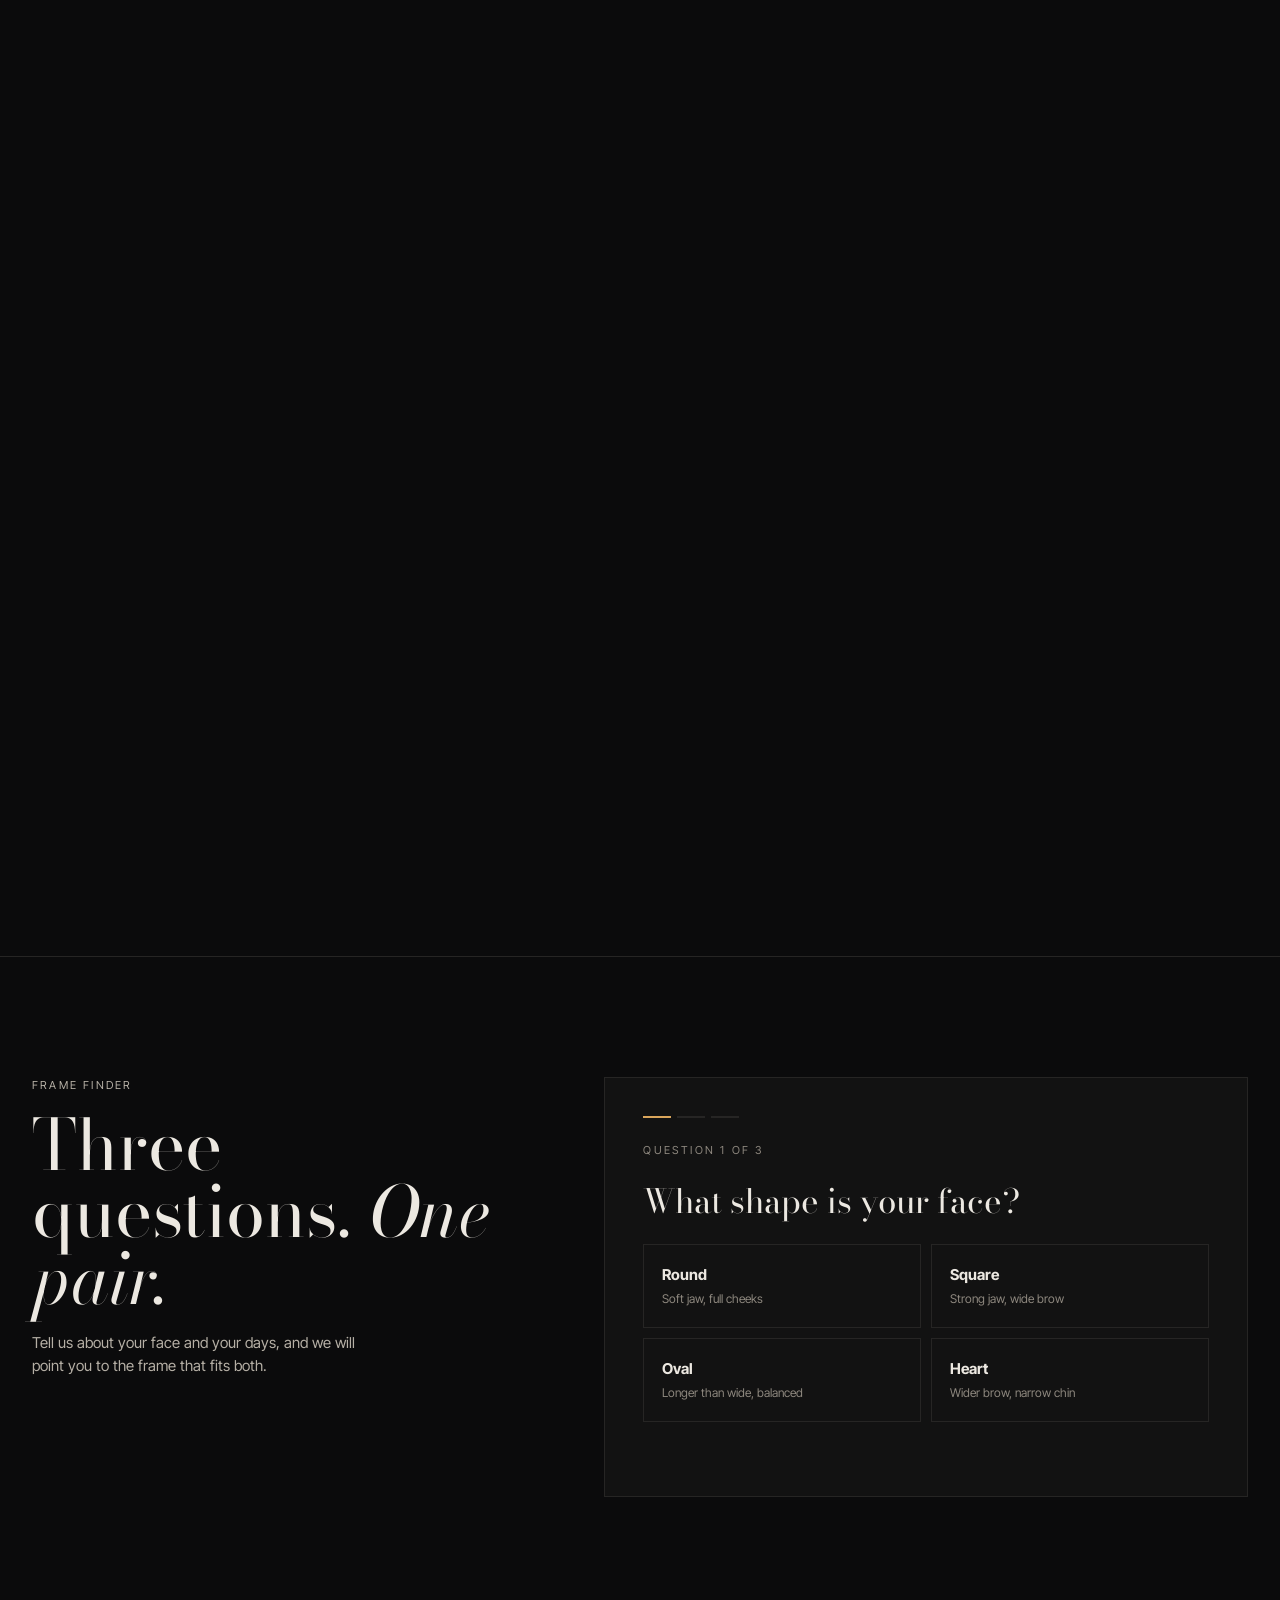
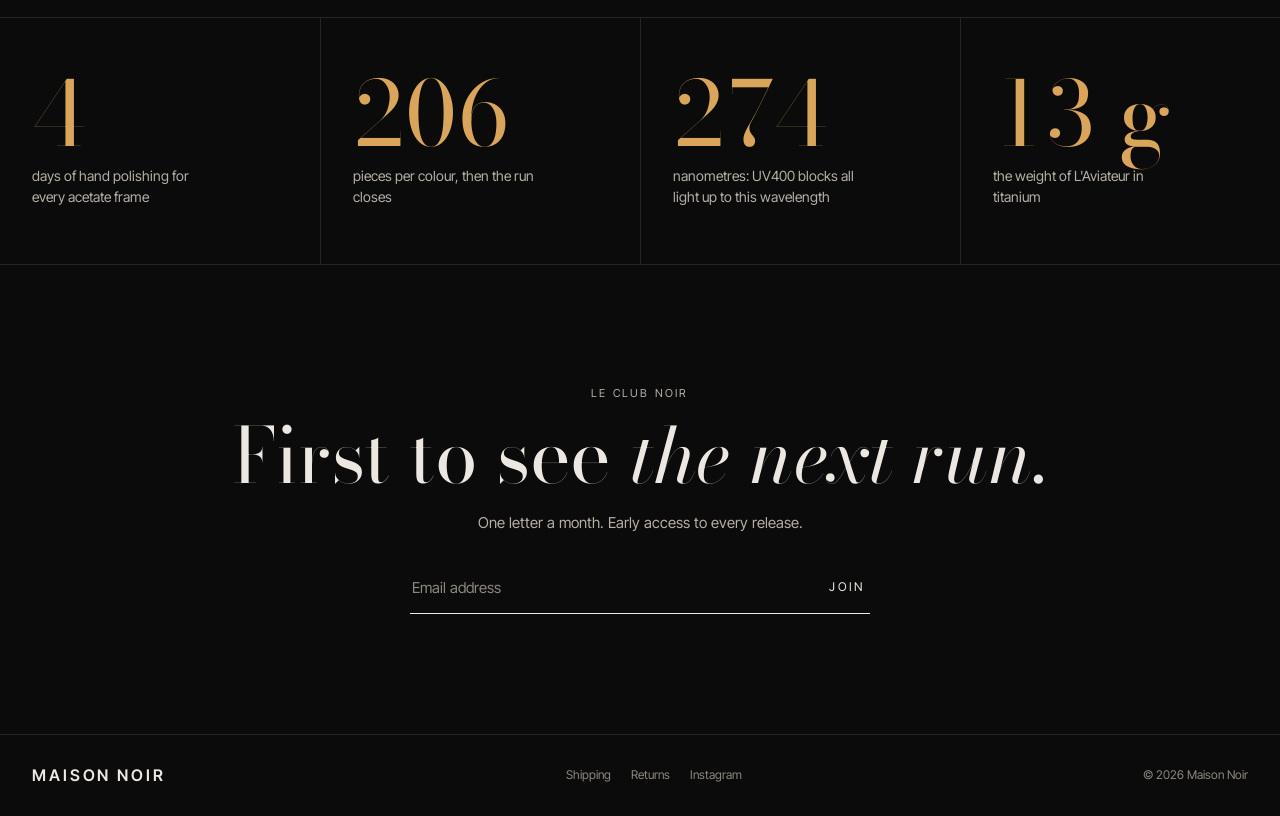
<file: samples/nuit.html>
<!doctype html>
<html lang="en">
<head>
<meta charset="utf-8">
<meta name="viewport" content="width=device-width, initial-scale=1, viewport-fit=cover">
<title>Maison Noir Nuit</title>
<link rel="preconnect" href="https://fonts.googleapis.com">
<link rel="preconnect" href="https://fonts.gstatic.com" crossorigin>
<link href="https://fonts.googleapis.com/css2?family=Inter+Tight:wght@400;500;600&family=Bodoni+Moda:ital,opsz,wght@0,6..96,400;1,6..96,400&display=swap" rel="stylesheet">
<style>
/* Layout: one dark room. A spotlight hero, a sideways gallery, a quiz, then numbers. */
:root {
  --bg: #0b0b0c;
  --fg: #ece8e1;
  --muted: #8d877e;
  --line: #262524;
  --lit: #d8cab3;        /* the table under the spotlight */
  --accent: #d9a55b;     /* lamp amber */
  --sans: "Inter Tight", "Helvetica Neue", Arial, sans-serif;
  --display: "Bodoni Moda", "Didot", Georgia, serif;
  --gutter: max(16px, 2.5vw);
  --ease: cubic-bezier(.2, .7, .2, 1);
  color-scheme: dark;
}
* { box-sizing: border-box; }
html { scroll-behavior: smooth; }
body { margin: 0; background: var(--bg); color: var(--fg); font: 15px/1.55 var(--sans); -webkit-font-smoothing: antialiased; overflow-x: hidden; }
a { color: inherit; text-decoration: none; }
button { font: inherit; color: inherit; cursor: pointer; }
h1, h2, h3, p { margin: 0; }
em { font-style: italic; }
.eyebrow { font-size: 11px; letter-spacing: .2em; text-transform: uppercase; color: var(--muted); }
:focus-visible { outline: 2px solid var(--accent); outline-offset: 3px; }

/* Header: same wordmark and bag as the main site */
body::before { content: ""; position: fixed; inset: 0 0 auto; height: env(safe-area-inset-top, 0px); z-index: 30; background: var(--bg); }
.nav {
  position: sticky; top: env(safe-area-inset-top, 0px); z-index: 20;
  display: grid; grid-template-columns: 1fr auto 1fr; align-items: center;
  padding: 18px var(--gutter);
  background: rgba(11, 11, 12, .8); backdrop-filter: blur(12px);
  border-bottom: 1px solid var(--line);
  font-size: 13px;
}
.nav__links { display: flex; gap: 24px; }
.nav__links a:hover { color: var(--accent); }
.logo { font-family: var(--sans); font-size: 20px; font-weight: 600; letter-spacing: .18em; text-transform: uppercase; }
.nav__right { display: flex; justify-content: flex-end; }
.bag { position: relative; display: grid; place-items: center; width: 32px; height: 32px; margin: -6px; background: none; border: 0; padding: 0; }
.bag svg { width: 22px; height: 22px; fill: none; stroke: currentColor; stroke-width: 1.5; stroke-linejoin: round; stroke-linecap: round; }
.bag__count { position: absolute; top: 0; right: -2px; min-width: 16px; height: 16px; padding: 0 4px; border-radius: 999px; background: var(--accent); color: var(--bg); font-size: 10px; font-weight: 600; line-height: 16px; text-align: center; }
.bag.is-bump { animation: bump .5s var(--ease); }
@keyframes bump { 40% { transform: scale(1.25); } }

/* 1. Spotlight hero */
.hero { position: relative; height: min(92svh, 900px); min-height: 560px; overflow: hidden; touch-action: pan-y; }
.hero__scene { position: absolute; inset: 0; background: radial-gradient(ellipse at 60% 40%, #e6dac6, var(--lit) 60%, #b9a88d); }
.obj { position: absolute; padding: 0; border: 0; background: none; transform: translate(-50%, -50%) rotate(var(--r, 0deg)); transition: transform .4s var(--ease); }
.obj svg { display: block; width: 100%; aspect-ratio: 1; filter: drop-shadow(0 18px 18px rgba(40, 25, 10, .35)); }
.obj:hover { transform: translate(-50%, -50%) rotate(var(--r, 0deg)) scale(1.06); }
.hero__dark {
  position: absolute; inset: 0; pointer-events: none; background: var(--bg);
  -webkit-mask-image: radial-gradient(circle at var(--x, 60%) var(--y, 45%), transparent 0, transparent 110px, rgba(0,0,0,.9) 230px, #000 330px);
  mask-image: radial-gradient(circle at var(--x, 60%) var(--y, 45%), transparent 0, transparent 110px, rgba(0,0,0,.9) 230px, #000 330px);
}
.hero__copy {
  position: absolute; left: var(--gutter); bottom: 48px; max-width: 760px;
  display: grid; gap: 18px; pointer-events: none;
  mix-blend-mode: difference; color: var(--fg);
}
.hero__copy h1 { font-family: var(--display); font-weight: 400; font-size: clamp(48px, 8vw, 128px); line-height: .92; letter-spacing: -.02em; text-wrap: balance; }
.hero__copy p { font-size: 14px; color: #bdb6ab; }
.spot-label {
  position: absolute; z-index: 3; pointer-events: none;
  padding: 8px 14px; border-radius: 999px; background: var(--fg); color: var(--bg);
  font-size: 12px; font-weight: 500; white-space: nowrap;
  transform: translate(-50%, -150%); opacity: 0; transition: opacity .25s;
}
.spot-label.is-on { opacity: 1; }
.spot-label span { color: #7a7268; margin-left: 6px; }

/* 2. Sideways gallery, driven by vertical scroll */
.rail { position: relative; }
.rail__sticky { position: sticky; top: 0; height: 100svh; overflow: hidden; display: grid; grid-template-rows: auto 1fr auto; gap: 24px; padding: 88px 0 32px; }
.rail__head { display: flex; justify-content: space-between; align-items: end; gap: 16px; padding: 0 var(--gutter); }
.rail__head h2 { font-family: var(--display); font-weight: 400; font-size: clamp(36px, 5vw, 72px); line-height: 1; }
.rail__count { font-variant-numeric: tabular-nums; color: var(--muted); font-size: 13px; }
.rail__count strong { color: var(--fg); font-weight: 500; }
.rail__track { display: flex; align-items: center; gap: 20px; padding: 0 var(--gutter); will-change: transform; }
.plate { flex: none; width: min(64vw, 760px); height: min(100%, 460px); display: grid; grid-template-columns: 1.3fr 1fr; background: #141414; border: 1px solid var(--line); }
.plate__art { position: relative; display: grid; place-items: center; background: radial-gradient(circle at 50% 45%, #efe5d5, #cdbb9f 70%); }
.plate__art svg { width: 86%; aspect-ratio: 1; }
.plate__no { position: absolute; top: 14px; left: 16px; font-size: 11px; letter-spacing: .2em; color: #5b4e3c; }
.plate__body { padding: 28px; display: flex; flex-direction: column; gap: 14px; min-width: 0; }
.plate__body h3 { font-family: var(--display); font-weight: 400; font-style: italic; font-size: clamp(32px, 3.4vw, 52px); line-height: 1; }
.plate__body p { color: #b5afa5; font-size: 14px; }
.plate__price { font-size: 18px; }
.plate__body .btn { margin-top: auto; align-self: flex-start; }
.rail__bar { margin: 0 var(--gutter); height: 1px; background: var(--line); }
.rail__bar span { display: block; height: 100%; background: var(--accent); transform-origin: left; transform: scaleX(0); }
.btn { display: inline-block; padding: 13px 22px; border-radius: 999px; border: 1px solid var(--fg); background: var(--fg); color: var(--bg); font-weight: 500; font-size: 14px; transition: background .2s, color .2s, transform .3s var(--ease); }
.btn:hover { background: var(--accent); border-color: var(--accent); transform: translateY(-2px); }
.btn--ghost { background: transparent; color: var(--fg); }

/* 3. Frame finder quiz */
.quiz { display: grid; grid-template-columns: minmax(0, 1fr) minmax(0, 1.3fr); gap: clamp(32px, 6vw, 96px); padding: 120px var(--gutter); border-top: 1px solid var(--line); }
.quiz__intro { display: grid; gap: 18px; align-content: start; }
.quiz__intro h2 { font-family: var(--display); font-weight: 400; font-size: clamp(40px, 5.5vw, 84px); line-height: .95; }
.quiz__intro p { color: #b5afa5; max-width: 38ch; }
.quiz__card { min-height: 420px; padding: clamp(24px, 3vw, 40px); border: 1px solid var(--line); background: #121212; display: flex; flex-direction: column; gap: 24px; }
.quiz__dots { display: flex; gap: 6px; }
.quiz__dots i { width: 28px; height: 2px; background: var(--line); transition: background .3s; }
.quiz__dots i.is-on { background: var(--accent); }
.quiz__q { font-family: var(--display); font-size: clamp(26px, 2.6vw, 36px); line-height: 1.1; }
.quiz__opts { display: grid; grid-template-columns: repeat(2, minmax(0, 1fr)); gap: 10px; }
.opt { text-align: left; padding: 18px; border: 1px solid var(--line); background: transparent; display: grid; gap: 4px; transition: border-color .2s, background .2s, transform .2s var(--ease); }
.opt small { color: var(--muted); font-size: 12px; }
.opt:hover { border-color: var(--accent); transform: translateY(-2px); }
.quiz__step { display: grid; gap: 24px; animation: rise .5s var(--ease); }
@keyframes rise { from { opacity: 0; transform: translateY(14px); } }
.result { display: grid; grid-template-columns: minmax(0, 1fr) minmax(0, 1.2fr); gap: 24px; align-items: center; animation: rise .6s var(--ease); }
.result__art { aspect-ratio: 1; display: grid; place-items: center; background: radial-gradient(circle, #efe5d5, #cdbb9f 70%); }
.result__art svg { width: 90%; aspect-ratio: 1; }
.result__body { display: grid; gap: 12px; }
.result__body h3 { font-family: var(--display); font-style: italic; font-weight: 400; font-size: 48px; line-height: 1; }
.result__body p { color: #b5afa5; }
.result__actions { display: flex; gap: 10px; flex-wrap: wrap; }

/* 4. Numbers */
.numbers { display: grid; grid-template-columns: repeat(4, minmax(0, 1fr)); border-top: 1px solid var(--line); border-bottom: 1px solid var(--line); }
.num { padding: 56px var(--gutter); display: grid; gap: 10px; border-left: 1px solid var(--line); }
.num:first-child { border-left: 0; }
.num strong { font-family: var(--display); font-weight: 400; font-size: clamp(56px, 7vw, 112px); line-height: .9; font-variant-numeric: tabular-nums; color: var(--accent); }
.num span { color: #b5afa5; font-size: 14px; max-width: 24ch; }

/* Newsletter + footer */
.club { padding: 120px var(--gutter); display: grid; justify-items: center; text-align: center; gap: 16px; }
.club h2 { font-family: var(--display); font-weight: 400; font-size: clamp(40px, 6vw, 88px); line-height: 1; }
.club p { color: #b5afa5; }
.club form { display: flex; width: min(460px, 100%); margin-top: 12px; border-bottom: 1px solid var(--fg); }
.club input { flex: 1; min-width: 0; background: none; border: 0; padding: 14px 2px; color: var(--fg); font: inherit; outline: none; }
.club input::placeholder { color: var(--muted); }
.club button { background: none; border: 0; text-transform: uppercase; letter-spacing: .18em; font-size: 12px; }
.club button:hover { color: var(--accent); }
.footer { display: flex; justify-content: space-between; align-items: center; gap: 16px; flex-wrap: wrap; padding: 28px var(--gutter) calc(28px + env(safe-area-inset-bottom, 0px)); border-top: 1px solid var(--line); color: var(--muted); font-size: 12px; }
.footer .logo { color: var(--fg); font-size: 16px; }
.footer nav { display: flex; gap: 20px; }
.footer a:hover { color: var(--fg); }

.toast { position: fixed; left: 50%; bottom: calc(24px + env(safe-area-inset-bottom, 0px)); z-index: 50; transform: translate(-50%, 20px); opacity: 0; pointer-events: none; padding: 12px 20px; border-radius: 999px; background: var(--fg); color: var(--bg); font-size: 13px; transition: opacity .25s, transform .25s; }
.toast.is-show { opacity: 1; transform: translate(-50%, 0); }

@media (max-width: 860px) {
  .nav__links { display: none; }
  .nav { grid-template-columns: auto 1fr auto; }
  .nav .logo { grid-column: 2; justify-self: center; font-size: 16px; }
  .nav__right { grid-column: 3; }
  .hero__copy { bottom: 32px; right: var(--gutter); }
  .plate { width: 84vw; height: auto; grid-template-columns: 1fr; grid-template-rows: auto auto; }
  .plate__art { aspect-ratio: 4 / 3; }
  .plate__body { padding: 20px; gap: 10px; }
  .plate__body p { display: none; }
  .quiz { grid-template-columns: 1fr; padding: 80px var(--gutter); }
  .quiz__opts { grid-template-columns: 1fr; }
  .result { grid-template-columns: 1fr; }
  .result__art { max-width: 260px; }
  .numbers { grid-template-columns: repeat(2, minmax(0, 1fr)); }
  .num:nth-child(3) { border-left: 0; }
  .num:nth-child(n+3) { border-top: 1px solid var(--line); }
  .club { padding: 80px var(--gutter); }
}
@media (prefers-reduced-motion: reduce) {
  html { scroll-behavior: auto; }
  *, *::before, *::after { animation: none !important; transition: none !important; }
}
</style>

<svg width="0" height="0" style="position:absolute" aria-hidden="true">
  <defs>
    <linearGradient id="g-amber" x1="0" y1="0" x2="0" y2="1"><stop offset="0" stop-color="#2b1d12"/><stop offset="1" stop-color="#8a5a32"/></linearGradient>
    <linearGradient id="g-smoke" x1="0" y1="0" x2="0" y2="1"><stop offset="0" stop-color="#111"/><stop offset="1" stop-color="#3a3a3a"/></linearGradient>
    <linearGradient id="g-green" x1="0" y1="0" x2="0" y2="1"><stop offset="0" stop-color="#1b2219"/><stop offset="1" stop-color="#53684a"/></linearGradient>
    <linearGradient id="g-rose" x1="0" y1="0" x2="0" y2="1"><stop offset="0" stop-color="#3a1820"/><stop offset="1" stop-color="#b5606f"/></linearGradient>
    <linearGradient id="g-mirror" x1="0" y1="0" x2="1" y2="1"><stop offset="0" stop-color="#eef1f4"/><stop offset=".45" stop-color="#8d96a3"/><stop offset=".55" stop-color="#cfd5dc"/><stop offset="1" stop-color="#5f6670"/></linearGradient>
    <linearGradient id="g-tortoise" x1="0" y1="0" x2="1" y2="1"><stop offset="0" stop-color="#2a170b"/><stop offset=".3" stop-color="#7a4a22"/><stop offset=".55" stop-color="#3b2210"/><stop offset=".8" stop-color="#a0682f"/><stop offset="1" stop-color="#2a170b"/></linearGradient>
  </defs>

  <symbol id="p-round" viewBox="0 0 200 200">
    <path d="M90 96 Q100 88 110 96" fill="none" style="stroke:var(--frame,#111)" stroke-width="4"/>
    <circle cx="64" cy="100" r="28" style="fill:var(--lens,url(#g-amber));stroke:var(--frame,#111)" stroke-width="5"/>
    <circle cx="136" cy="100" r="28" style="fill:var(--lens,url(#g-amber));stroke:var(--frame,#111)" stroke-width="5"/>
    <path d="M36 94 L20 90 M164 94 L180 90" style="stroke:var(--frame,#111)" stroke-width="4" stroke-linecap="round"/>
    <path d="M48 90 Q54 82 64 81 M120 90 Q126 82 136 81" fill="none" stroke="#fff" stroke-opacity=".35" stroke-width="3" stroke-linecap="round"/>
  </symbol>

  <symbol id="p-square" viewBox="0 0 200 200">
    <rect x="22" y="78" width="70" height="50" rx="10" style="fill:var(--lens,url(#g-smoke));stroke:var(--frame,#111)" stroke-width="5"/>
    <rect x="108" y="78" width="70" height="50" rx="10" style="fill:var(--lens,url(#g-smoke));stroke:var(--frame,#111)" stroke-width="5"/>
    <path d="M92 90 Q100 84 108 90" fill="none" style="stroke:var(--frame,#111)" stroke-width="6"/>
    <path d="M22 86 L12 84 M178 86 L188 84" style="stroke:var(--frame,#111)" stroke-width="5" stroke-linecap="round"/>
    <path d="M32 88 H54 M118 88 H140" stroke="#fff" stroke-opacity=".3" stroke-width="3" stroke-linecap="round"/>
  </symbol>

  <symbol id="p-cat" viewBox="0 0 200 200">
    <path d="M14 82 Q40 80 90 88 Q94 120 66 124 Q30 126 24 100 Z" style="fill:var(--lens,url(#g-smoke));stroke:var(--frame,#111)" stroke-width="5" stroke-linejoin="round"/>
    <path d="M186 82 Q160 80 110 88 Q106 120 134 124 Q170 126 176 100 Z" style="fill:var(--lens,url(#g-smoke));stroke:var(--frame,#111)" stroke-width="5" stroke-linejoin="round"/>
    <path d="M90 92 Q100 86 110 92" fill="none" style="stroke:var(--frame,#111)" stroke-width="5"/>
    <path d="M34 92 H60 M140 92 H166" stroke="#fff" stroke-opacity=".3" stroke-width="3" stroke-linecap="round"/>
  </symbol>

  <symbol id="p-aviator" viewBox="0 0 200 200">
    <path d="M24 84 H90 Q96 84 94 96 Q88 132 58 130 Q28 128 24 100 Z" style="fill:var(--lens,url(#g-amber));stroke:var(--frame,#9a9a9a)" stroke-width="3"/>
    <path d="M176 84 H110 Q104 84 106 96 Q112 132 142 130 Q172 128 176 100 Z" style="fill:var(--lens,url(#g-amber));stroke:var(--frame,#9a9a9a)" stroke-width="3"/>
    <path d="M90 84 H110 M88 94 Q100 90 112 94 M24 88 L10 86 M176 88 L190 86" fill="none" style="stroke:var(--frame,#9a9a9a)" stroke-width="3" stroke-linecap="round"/>
    <path d="M36 94 H60 M122 94 H146" stroke="#fff" stroke-opacity=".3" stroke-width="3" stroke-linecap="round"/>
  </symbol>

  <symbol id="p-bucket" viewBox="0 0 200 200">
    <path d="M62 120 L70 64 Q100 56 130 64 L138 120 Z" style="fill:var(--body,#1a1a1a)"/>
    <path d="M38 138 L62 112 H138 L162 138 Q100 150 38 138 Z" style="fill:var(--body,#1a1a1a)"/>
    <path d="M38 138 L62 112 H138 L162 138 Q100 150 38 138 Z" fill="#000" fill-opacity=".14"/>
    <path d="M66 100 H134 M50 130 Q100 138 150 130" fill="none" style="stroke:var(--band,#444)" stroke-width="2" stroke-dasharray="4 4"/>
  </symbol>

  <symbol id="p-fedora" viewBox="0 0 200 200">
    <ellipse cx="100" cy="128" rx="84" ry="15" style="fill:var(--body,#1c1c1c)"/>
    <ellipse cx="100" cy="128" rx="84" ry="15" fill="#000" fill-opacity=".18"/>
    <path d="M56 126 Q52 78 78 70 Q100 80 122 70 Q148 78 144 126 Z" style="fill:var(--body,#1c1c1c)"/>
    <path d="M57 112 Q100 120 143 112 L144 122 Q100 130 56 122 Z" style="fill:var(--band,#c9b79c)"/>
  </symbol>

  <symbol id="p-cap" viewBox="0 0 200 200">
    <path d="M44 122 Q44 66 100 64 Q150 66 152 122 Z" style="fill:var(--body,#111)"/>
    <path d="M44 122 Q100 116 152 122 Q176 124 182 136 Q140 140 44 130 Z" style="fill:var(--body,#111)"/>
    <path d="M44 122 Q100 116 152 122 Q176 124 182 136 Q140 140 44 130 Z" fill="#000" fill-opacity=".2"/>
    <circle cx="98" cy="66" r="5" style="fill:var(--body,#111)"/>
    <text x="98" y="104" text-anchor="middle" font-family="Inter Tight, sans-serif" font-size="13" font-weight="600" letter-spacing="2" style="fill:var(--band,#fff)">MN</text>
  </symbol>

  <symbol id="p-chain" viewBox="0 0 200 200">
    <path d="M40 60 Q100 170 160 60" fill="none" style="stroke:var(--metal,#b49a6a)" stroke-width="3" stroke-dasharray="6 3"/>
    <circle cx="40" cy="56" r="7" fill="none" style="stroke:var(--metal,#b49a6a)" stroke-width="3"/>
    <circle cx="160" cy="56" r="7" fill="none" style="stroke:var(--metal,#b49a6a)" stroke-width="3"/>
    <circle cx="100" cy="117" r="5" style="fill:var(--metal,#b49a6a)"/>
  </symbol>
</svg>


<header class="nav">
  <nav class="nav__links" aria-label="Main">
    <a href="#rail">Collection</a>
    <a href="#quiz">Frame finder</a>
    <a href="#club">Club</a>
  </nav>
  <a href="#" class="logo">Maison Noir</a>
  <div class="nav__right">
    <button type="button" class="bag" aria-label="Bag, 0 items">
      <svg viewBox="0 0 24 24" aria-hidden="true"><path d="M5 8h14l-1.2 12.2a1 1 0 0 1-1 .8H7.2a1 1 0 0 1-1-.8L5 8Z"/><path d="M9 10V7a3 3 0 0 1 6 0v3"/></svg>
      <span class="bag__count" hidden>0</span>
    </button>
  </div>
</header>

<main>
  <section class="hero" id="hero">
    <div class="hero__scene" id="scene"></div>
    <div class="hero__dark"></div>
    <div class="spot-label" id="spot-label"></div>
    <div class="hero__copy">
      <p class="eyebrow">Collection 01 · After dark</p>
      <h1>Made for the <em>other</em> side of the sun.</h1>
      <p>Move the light to find the collection. Click a piece to add it to your bag.</p>
    </div>
  </section>

  <section class="rail" id="rail">
    <div class="rail__sticky">
      <div class="rail__head">
        <div>
          <p class="eyebrow">The collection</p>
          <h2>Eight pieces, <em>one run.</em></h2>
        </div>
        <p class="rail__count"><strong id="rail-now">01</strong> / <span id="rail-total">08</span></p>
      </div>
      <div class="rail__track" id="track"></div>
      <div class="rail__bar"><span id="rail-bar"></span></div>
    </div>
  </section>

  <section class="quiz" id="quiz">
    <div class="quiz__intro">
      <p class="eyebrow">Frame finder</p>
      <h2>Three questions. <em>One pair.</em></h2>
      <p>Tell us about your face and your days, and we will point you to the frame that fits both.</p>
    </div>
    <div class="quiz__card" id="quiz-card" aria-live="polite"></div>
  </section>

  <section class="numbers" aria-label="The house in numbers">
    <div class="num"><strong data-count="6">0</strong><span>days of hand polishing for every acetate frame</span></div>
    <div class="num"><strong data-count="300">0</strong><span>pieces per colour, then the run closes</span></div>
    <div class="num"><strong data-count="400">0</strong><span>nanometres: UV400 blocks all light up to this wavelength</span></div>
    <div class="num"><strong data-count="19" data-suffix=" g">0</strong><span>the weight of L'Aviateur in titanium</span></div>
  </section>

  <section class="club" id="club">
    <p class="eyebrow">Le Club Noir</p>
    <h2>First to see <em>the next run.</em></h2>
    <p>One letter a month. Early access to every release.</p>
    <form id="club-form">
      <label for="nuit-email" class="eyebrow" hidden>Email address</label>
      <input id="nuit-email" type="email" placeholder="Email address" required>
      <button type="submit">Join</button>
    </form>
  </section>
</main>

<footer class="footer">
  <a href="#" class="logo">Maison Noir</a>
  <nav aria-label="Footer"><a href="#">Shipping</a><a href="#">Returns</a><a href="#">Instagram</a></nav>
  <span>© 2026 Maison Noir</span>
</footer>

<div class="toast" id="toast" role="status" aria-live="polite"></div>

<script>
const PRODUCTS = [
  { id: 'le-rond', name: 'Le Rond', price: 210, symbol: 'p-round', note: 'A small round frame with a keyhole bridge and amber lenses.' },
  { id: 'le-carre', name: 'Le Carré', price: 190, symbol: 'p-square', note: 'Thick square rims and true-colour grey lenses. The everyday pair.' },
  { id: 'le-bob', name: 'Le Bob', price: 95, symbol: 'p-bucket', note: 'Washed cotton bucket hat with a short, angled brim.' },
  { id: 'le-chat', name: 'Le Chat', price: 220, symbol: 'p-cat', note: 'A 1960s cat-eye, cut a little smaller so it reads sharp.' },
  { id: 'le-fedora', name: 'Le Fedora', price: 160, symbol: 'p-fedora', note: 'Hand-blocked wool felt with a pinched crown.' },
  { id: 'l-aviateur', name: "L'Aviateur", price: 240, symbol: 'p-aviator', note: 'Titanium double bridge, 19 grams, adjustable pads.' },
  { id: 'la-casquette', name: 'La Casquette', price: 75, symbol: 'p-cap', note: 'Six-panel cotton cap with a tone-on-tone MN.' },
  { id: 'la-chaine', name: 'La Chaîne', price: 65, symbol: 'p-chain', note: 'A fine chain that keeps your glasses close.' }
];
const byId = id => PRODUCTS.find(p => p.id === id);
const clamp = (v, a, b) => Math.min(b, Math.max(a, v));
const lerp = (a, b, t) => a + (b - a) * t;
const reduce = matchMedia('(prefers-reduced-motion: reduce)').matches;

/* Bag */
let bag = 0, toastTimer;
const bagBtn = document.querySelector('.bag');
function notify(msg) {
  const t = document.getElementById('toast');
  t.textContent = msg;
  t.classList.add('is-show');
  clearTimeout(toastTimer);
  toastTimer = setTimeout(() => t.classList.remove('is-show'), 2200);
}
function addToBag(id) {
  bag++;
  const c = bagBtn.querySelector('.bag__count');
  c.textContent = bag;
  c.hidden = false;
  bagBtn.setAttribute('aria-label', `Bag, ${bag} item${bag === 1 ? '' : 's'}`);
  bagBtn.classList.remove('is-bump'); void bagBtn.offsetWidth; bagBtn.classList.add('is-bump');
  notify(`${byId(id).name} added to bag`);
}
bagBtn.addEventListener('click', () => notify(bag ? `${bag} item${bag === 1 ? '' : 's'} in your bag` : 'Your bag is empty'));
document.addEventListener('click', e => { const b = e.target.closest('[data-add]'); if (b) addToBag(b.dataset.add); });

/* 1. Spotlight */
const hero = document.getElementById('hero');
const scene = document.getElementById('scene');
const label = document.getElementById('spot-label');
// x, y in % of the hero; size in % of hero width
const placed = [
  ['le-rond', 62, 30, 24, -8], ['le-fedora', 86, 58, 22, 6], ['l-aviateur', 40, 18, 18, 10],
  ['la-chaine', 80, 18, 14, 0], ['le-chat', 54, 62, 20, 4], ['la-casquette', 22, 40, 15, -12]
];
scene.innerHTML = placed.map(([id, x, y, w, r]) =>
  `<button class="obj" data-add="${id}" aria-label="Add ${byId(id).name} to bag" style="left:${x}%;top:${y}%;width:max(${w}%, ${Math.round(w * 4.4)}px);--r:${r}deg"><svg><use href="#${byId(id).symbol}"/></svg></button>`).join('');
const objs = [...scene.querySelectorAll('.obj')];
const light = { x: 0, y: 0, tx: 0, ty: 0, last: -1e9 };
function resetLight() { light.x = light.tx = hero.clientWidth * .6; light.y = light.ty = hero.clientHeight * .35; }
resetLight();
addEventListener('resize', resetLight);
hero.addEventListener('pointermove', e => {
  const r = hero.getBoundingClientRect();
  light.tx = e.clientX - r.left; light.ty = e.clientY - r.top; light.last = performance.now();
});
hero.addEventListener('pointerdown', e => {
  const r = hero.getBoundingClientRect();
  light.tx = e.clientX - r.left; light.ty = e.clientY - r.top; light.last = performance.now();
});

/* 2. Sideways rail */
const rail = document.getElementById('rail');
const track = document.getElementById('track');
track.innerHTML = PRODUCTS.map((p, i) => `
  <article class="plate">
    <div class="plate__art"><span class="plate__no">No. ${String(i + 1).padStart(2, '0')}</span><svg aria-hidden="true"><use href="#${p.symbol}"/></svg></div>
    <div class="plate__body">
      <h3>${p.name}</h3>
      <p>${p.note}</p>
      <span class="plate__price">€${p.price}</span>
      <button class="btn" data-add="${p.id}">Add to bag</button>
    </div>
  </article>`).join('');
document.getElementById('rail-total').textContent = String(PRODUCTS.length).padStart(2, '0');
rail.style.height = `calc(${PRODUCTS.length * 55}vh + 100vh)`;
function updateRail() {
  const r = rail.getBoundingClientRect();
  const p = clamp(-r.top / (r.height - innerHeight), 0, 1);
  const max = track.scrollWidth - track.parentElement.clientWidth;
  track.style.transform = `translateX(${-p * max}px)`;
  document.getElementById('rail-bar').style.transform = `scaleX(${p})`;
  document.getElementById('rail-now').textContent = String(Math.round(p * (PRODUCTS.length - 1)) + 1).padStart(2, '0');
}

/* 3. Frame finder */
const QUESTIONS = [
  { q: 'What shape is your face?', key: 'face', opts: [
    ['round', 'Round', 'Soft jaw, full cheeks'], ['square', 'Square', 'Strong jaw, wide brow'],
    ['oval', 'Oval', 'Longer than wide, balanced'], ['heart', 'Heart', 'Wider brow, narrow chin'] ] },
  { q: 'Where will you wear them most?', key: 'where', opts: [
    ['city', 'In the city', 'Cafés, streets, trains'], ['beach', 'By the water', 'Glare off sea and sand'],
    ['drive', 'Driving', 'Long roads, low sun'], ['evening', 'Into the evening', 'Golden hour and after'] ] },
  { q: 'Which colour feels like you?', key: 'mood', opts: [
    ['black', 'All black', 'Quiet and classic'], ['warm', 'Warm tortoise', 'Brown, amber, honey'],
    ['statement', 'A statement', 'Bordeaux, crystal, gold'] ] }
];
// Contrast the face: angular frames soften round faces, round frames soften square ones
const FACE = { round: 'le-carre', square: 'le-rond', oval: 'l-aviateur', heart: 'le-chat' };
const WHERE = {
  city: 'It is light enough to wear all day, from the morning commute to the last coffee.',
  beach: 'Polarised lenses cut the glare off water and sand, so you can keep your eyes open.',
  drive: 'Polarised Cat. 3 lenses are road-legal and take the sting out of low sun.',
  evening: 'The shape still works when the light drops and the glasses go up into your hair.'
};
const MOOD = { black: 'in black', warm: 'in tortoise with amber lenses', statement: 'in its boldest colour' };
const answers = {};
const card = document.getElementById('quiz-card');
function renderQuiz(step) {
  const dots = `<div class="quiz__dots">${QUESTIONS.map((_, i) => `<i class="${i <= step ? 'is-on' : ''}"></i>`).join('')}</div>`;
  if (step < QUESTIONS.length) {
    const Q = QUESTIONS[step];
    card.innerHTML = `${dots}<div class="quiz__step"><p class="eyebrow">Question ${step + 1} of ${QUESTIONS.length}</p><p class="quiz__q">${Q.q}</p>
      <div class="quiz__opts">${Q.opts.map(([v, t, s]) => `<button class="opt" data-v="${v}"><strong>${t}</strong><small>${s}</small></button>`).join('')}</div></div>`;
    card.querySelectorAll('.opt').forEach(b => b.addEventListener('click', () => { answers[Q.key] = b.dataset.v; renderQuiz(step + 1); }));
    return;
  }
  const p = byId(FACE[answers.face]);
  card.innerHTML = `${dots}<div class="result">
    <div class="result__art"><svg aria-hidden="true"><use href="#${p.symbol}"/></svg></div>
    <div class="result__body"><p class="eyebrow">Your frame</p><h3>${p.name}</h3>
      <p>${p.name} ${MOOD[answers.mood]}. Its shape balances a ${answers.face} face. ${WHERE[answers.where]}</p>
      <p>€${p.price}</p>
      <div class="result__actions"><button class="btn" data-add="${p.id}">Add to bag</button><button class="btn btn--ghost" id="quiz-restart">Start again</button></div>
    </div></div>`;
  document.getElementById('quiz-restart').addEventListener('click', () => renderQuiz(0));
}
renderQuiz(0);

/* 4. Count-up numbers */
const counter = new IntersectionObserver(entries => entries.forEach(e => {
  if (!e.isIntersecting) return;
  counter.unobserve(e.target);
  const el = e.target, end = Number(el.dataset.count), suffix = el.dataset.suffix || '';
  const t0 = performance.now(), dur = reduce ? 0 : 1600;
  (function tick(now) {
    const k = dur ? clamp((now - t0) / dur, 0, 1) : 1;
    el.textContent = Math.round(end * (1 - Math.pow(1 - k, 3))) + suffix;
    if (k < 1) requestAnimationFrame(tick);
  })(t0);
}), { threshold: .4 });
document.querySelectorAll('[data-count]').forEach(el => counter.observe(el));

document.getElementById('club-form').addEventListener('submit', e => { e.preventDefault(); e.target.reset(); notify('Welcome to Le Club Noir'); });

/* Loop */
function frame(now) {
  if (now - light.last > 2500) {
    const t = now / 1000, w = hero.clientWidth, h = hero.clientHeight;
    light.tx = w * (.55 + Math.sin(t * .4) * .32);
    light.ty = h * (.38 + Math.sin(t * .7) * .2);
  }
  light.x = lerp(light.x, light.tx, reduce ? 1 : .08);
  light.y = lerp(light.y, light.ty, reduce ? 1 : .08);
  hero.style.setProperty('--x', light.x.toFixed(1) + 'px');
  hero.style.setProperty('--y', light.y.toFixed(1) + 'px');
  // name the piece under the light
  const hr = hero.getBoundingClientRect();
  let hit = null;
  for (const o of objs) {
    const r = o.getBoundingClientRect();
    const cx = r.left + r.width / 2 - hr.left, cy = r.top + r.height / 2 - hr.top;
    if (Math.hypot(cx - light.x, cy - light.y) < Math.max(80, r.width * .45)) { hit = { o, cx, cy: r.top - hr.top }; break; }
  }
  if (hit) {
    const p = byId(hit.o.dataset.add);
    label.innerHTML = `${p.name}<span>€${p.price}</span>`;
    label.style.left = hit.cx + 'px';
    label.style.top = hit.cy + 'px';
  }
  label.classList.toggle('is-on', !!hit);
  updateRail();
  requestAnimationFrame(frame);
}
requestAnimationFrame(frame);
</script>

</html>
</file>
<file: styles.css>
:root {
  --black: #111;
  --white: #fff;
  --tile: #f3f3f1;
  --line: #e6e6e3;
  --muted: #777;
  --gutter: clamp(16px, 2.5vw, 32px);
  --font: "Inter Tight", "Helvetica Neue", Arial, sans-serif;
  --serif: "Instrument Serif", Georgia, serif;
  --ease: cubic-bezier(.2, .7, .2, 1);
}

*, *::before, *::after { box-sizing: border-box; }
html { scroll-behavior: smooth; }
body {
  margin: 0;
  background: var(--white);
  color: var(--black);
  font-family: var(--font);
  font-size: 14px;
  line-height: 1.5;
  -webkit-font-smoothing: antialiased;
  overflow-x: hidden;
}
a { color: inherit; text-decoration: none; }
button { font: inherit; color: inherit; cursor: pointer; }
h1, h2, h3, h4, p { margin: 0; }
em { font-family: var(--serif); font-style: italic; font-weight: 400; }
.sr-only { position: absolute; width: 1px; height: 1px; overflow: hidden; clip: rect(0 0 0 0); }
.eyebrow {
  font-size: 12px;
  text-transform: uppercase;
  letter-spacing: .14em;
  color: var(--muted);
  margin-bottom: 20px;
}

/* ---------- Custom cursor (mouse only) ---------- */
.cursor {
  position: fixed;
  top: 0; left: 0;
  z-index: 1000;
  pointer-events: none;
  mix-blend-mode: difference;
  display: none;
}
.has-cursor .cursor { display: block; }
.has-cursor, .has-cursor a, .has-cursor button { cursor: none; }
.cursor span {
  display: grid;
  place-items: center;
  width: 10px; height: 10px;
  border-radius: 50%;
  background: #fff;
  transform: translate(-50%, -50%);
  transition: width .3s var(--ease), height .3s var(--ease), opacity .2s;
}
.cursor.is-link span { width: 36px; height: 36px; }
.cursor.is-view span { width: 84px; height: 84px; }
.cursor.is-view span::after { content: "View"; color: #000; font-size: 13px; font-weight: 500; }
.cursor.is-hidden span { opacity: 0; }

/* ---------- Announcement ---------- */
.announce {
  background: var(--black);
  color: var(--white);
  text-align: center;
  font-size: 12px;
  padding: 8px var(--gutter);
}

/* ---------- Nav ---------- */
.nav {
  position: sticky;
  top: env(safe-area-inset-top, 0px);
  z-index: 20;
  display: grid;
  grid-template-columns: 1fr auto 1fr;
  align-items: center;
  padding: 18px var(--gutter);
  background: rgba(255, 255, 255, .85);
  backdrop-filter: blur(12px);
  border-bottom: 1px solid var(--line);
}
.nav__links { display: flex; gap: 24px; }
.nav__logo {
  font-size: 20px;
  font-weight: 600;
  letter-spacing: .18em;
  text-transform: uppercase;
}
.nav__right { display: flex; gap: 24px; align-items: center; justify-content: flex-end; }
.nav a:not(.nav__logo):hover { opacity: .55; }
.nav__toggle { display: none; background: none; border: 0; padding: 0; text-align: left; }
.nav__bag {
  position: relative;
  display: inline-grid;
  place-items: center;
  width: 32px; height: 32px;
  margin: -6px -6px -6px 0;
  background: none; border: 0; padding: 0; font: inherit;
}
.nav__bag svg { width: 22px; height: 22px; fill: none; stroke: currentColor; stroke-width: 1.5; stroke-linejoin: round; stroke-linecap: round; }
.nav__bag .bag-count {
  position: absolute;
  top: 0; right: -2px;
  min-width: 16px; height: 16px;
  padding: 0 4px;
  border-radius: 999px;
  background: var(--black);
  color: var(--white);
  font-size: 10px;
  font-weight: 600;
  line-height: 16px;
  text-align: center;
  font-variant-numeric: tabular-nums;
}
.nav__bag:hover { opacity: .55; }
.nav__bag.is-bump { animation: bump .5s var(--ease); }
@keyframes bump { 40% { transform: scale(1.25); } }

/* ---------- Buttons ---------- */
.btn {
  display: inline-block;
  padding: 14px 24px;
  background: var(--black);
  color: var(--white);
  border-radius: 999px;
  font-weight: 500;
  transition: transform .3s var(--ease), background .2s;
}
.btn:hover { transform: translateY(-2px); background: #333; }
.btn { border: 0; text-align: center; }
.btn--block { display: block; width: 100%; padding: 16px 24px; }
.btn--sm { padding: 8px 14px; font-size: 13px; }
.link { background: none; border: 0; padding: 0; text-decoration: underline; text-underline-offset: 3px; font-size: 13px; }
.link:hover { opacity: .6; }
.no-scroll { overflow: hidden; }
:focus-visible { outline: 2px solid var(--black); outline-offset: 2px; }

/* ---------- 1. Hero lens ---------- */
.hero {
  --s: 1;
  --r: calc(90px * var(--s));
  --o: calc(105px * var(--s));
  --x: 60%;
  --y: 50%;
  position: relative;
  height: calc(100svh - 92px);
  min-height: 520px;
  overflow: hidden;
  touch-action: pan-y;
}
.has-cursor .hero { cursor: none; }
.hero__layer {
  position: absolute;
  inset: 0;
  display: flex;
  flex-direction: column;
  justify-content: center;
  padding: var(--gutter);
}
.hero__layer--base { background: var(--white); }
.hero__layer--tint {
  background: linear-gradient(180deg, #1b100a 0%, #5a2f17 55%, #c9773a 100%);
  color: #f7e6cc;
  -webkit-mask-image:
    radial-gradient(circle var(--r) at calc(var(--x) - var(--o)) var(--y), #000 98%, transparent 100%),
    radial-gradient(circle var(--r) at calc(var(--x) + var(--o)) var(--y), #000 98%, transparent 100%);
  mask-image:
    radial-gradient(circle var(--r) at calc(var(--x) - var(--o)) var(--y), #000 98%, transparent 100%),
    radial-gradient(circle var(--r) at calc(var(--x) + var(--o)) var(--y), #000 98%, transparent 100%);
}
.hero__sun {
  position: absolute;
  top: 8%;
  right: 10%;
  width: 34vw;
  aspect-ratio: 1;
  border-radius: 50%;
  background: radial-gradient(circle, #ffe2ae 0%, #f5a95a 45%, transparent 70%);
}
.hero__kicker { position: relative; font-size: 13px; margin-bottom: 24px; color: var(--muted); }
.hero__layer--tint .hero__kicker { color: #f0c78f; }
.hero__title {
  position: relative;
  font-size: clamp(60px, 12.5vw, 210px);
  font-weight: 500;
  line-height: .9;
  letter-spacing: -.045em;
}
.hero__frame {
  position: absolute;
  left: 0; top: 0;
  width: calc(460px * var(--s));
  transform: translate(calc(var(--x) - 50%), calc(var(--y) - 50%));
  pointer-events: none;
  filter: drop-shadow(0 24px 30px rgba(0, 0, 0, .22));
}
.hero__foot {
  position: absolute;
  left: var(--gutter); right: var(--gutter); bottom: var(--gutter);
  display: flex;
  justify-content: space-between;
  align-items: center;
  gap: 16px;
  font-size: 13px;
}
.hero__hint { color: var(--muted); }
.hero__cta {
  padding: 12px 20px;
  border: 1px solid var(--black);
  border-radius: 999px;
  background: var(--white);
  font-weight: 500;
  transition: background .2s, color .2s;
}
.hero__cta:hover { background: var(--black); color: var(--white); }

/* ---------- 2. Marquee ---------- */
.marquee {
  overflow: hidden;
  border-top: 1px solid var(--line);
  border-bottom: 1px solid var(--line);
  padding: 18px 0;
}
.marquee__track {
  display: flex;
  align-items: center;
  gap: .35em;
  width: max-content;
  white-space: nowrap;
  font-size: clamp(44px, 8vw, 120px);
  font-weight: 500;
  letter-spacing: -.035em;
  line-height: 1.05;
  will-change: transform;
}
.marquee__track .outline { color: transparent; -webkit-text-stroke: 1.5px var(--black); }
.marquee__track .serif { font-family: var(--serif); font-style: italic; font-weight: 400; letter-spacing: -.01em; }
.marquee__track i { font-style: normal; font-size: .35em; }

/* ---------- Reveal ---------- */
[data-reveal] {
  opacity: 0;
  transform: translateY(32px);
  transition: opacity .9s var(--ease) var(--d, 0ms), transform .9s var(--ease) var(--d, 0ms);
}
[data-reveal].is-in { opacity: 1; transform: none; }

/* ---------- 3. Shop ---------- */
.shop { padding: 72px var(--gutter) 96px; }
.shop__head {
  display: flex;
  justify-content: space-between;
  align-items: flex-end;
  flex-wrap: wrap;
  gap: 16px;
  margin-bottom: 28px;
}
.shop__head h2 { font-size: clamp(36px, 4vw, 56px); font-weight: 500; letter-spacing: -.03em; line-height: 1; }
.filters { display: flex; gap: 8px; flex-wrap: wrap; }
.filters button {
  background: none;
  border: 1px solid var(--line);
  border-radius: 999px;
  padding: 7px 16px;
  font-size: 13px;
  transition: background .2s, color .2s, border-color .2s;
}
.filters button:hover { border-color: var(--black); }
.filters button.is-active { background: var(--black); color: var(--white); border-color: var(--black); }

.grid {
  display: grid;
  grid-template-columns: repeat(4, 1fr);
  gap: 32px 12px;
}
.card[hidden] { display: none; }
.card__img {
  position: relative;
  aspect-ratio: 4 / 5;
  background: var(--tile);
  display: grid;
  place-items: center;
  overflow: hidden;
  transform: perspective(900px) rotateX(var(--rx, 0deg)) rotateY(var(--ry, 0deg));
  transition: transform .4s var(--ease);
}
.card__img::after {
  content: "";
  position: absolute;
  inset: 0;
  background: radial-gradient(circle at var(--gx, 50%) var(--gy, 50%), rgba(255, 255, 255, .75), transparent 45%);
  opacity: 0;
  transition: opacity .3s;
  pointer-events: none;
}
.card:hover .card__img::after { opacity: 1; }
.card__img svg {
  width: 82%;
  aspect-ratio: 1;
  transition: transform .6s var(--ease);
}
.card:hover .card__img svg { transform: scale(1.08) translateY(-4px); }
.card__badge {
  position: absolute;
  top: 12px;
  left: 12px;
  z-index: 1;
  font-size: 11px;
  background: var(--white);
  padding: 3px 8px;
  border-radius: 999px;
}
.card__add {
  position: absolute;
  left: 12px; right: 12px; bottom: 12px;
  z-index: 1;
  padding: 12px;
  background: var(--white);
  border: 0;
  font-size: 13px;
  font-weight: 500;
  opacity: 0;
  transform: translateY(8px);
  transition: opacity .25s, transform .25s, background .2s, color .2s;
}
.card:hover .card__add, .card__add:focus-visible { opacity: 1; transform: none; }
.card__add:hover { background: var(--black); color: var(--white); }
.card__info {
  display: flex;
  justify-content: space-between;
  gap: 8px;
  margin-top: 12px;
}
.card__info h3 { font-size: 14px; font-weight: 500; }
.card__link { position: absolute; inset: 0; }
.has-cursor .card__link { cursor: none; }
.card__info span { color: var(--muted); }
.card__swatches { display: flex; gap: 6px; margin-top: 8px; }
.card__swatches i {
  width: 12px; height: 12px;
  border-radius: 50%;
  background: var(--c);
  box-shadow: inset 0 0 0 1px rgba(0, 0, 0, .12);
}

/* ---------- 4. Lens Lab ---------- */
.lab {
  display: grid;
  grid-template-columns: 1.15fr 1fr;
  background: #f4f1eb;
}
.lab__stage {
  position: relative;
  aspect-ratio: 1;
  max-height: 92vh;
  width: 100%;
  overflow: hidden;
  touch-action: pan-y;
  cursor: grab;
  user-select: none;
}
.lab__stage.is-dragging { cursor: grabbing; }
.lab__svg { display: block; width: 100%; height: 100%; }
.lab__lenses { transition: fill .5s, fill-opacity .5s; }
.lab__drag {
  position: absolute;
  left: 16px; bottom: 16px;
  background: var(--white);
  padding: 8px 14px;
  border-radius: 999px;
  font-size: 12px;
  font-weight: 500;
}
.lab__panel {
  padding: clamp(40px, 6vw, 96px) var(--gutter);
  display: flex;
  flex-direction: column;
  justify-content: center;
}
.lab__panel h2 {
  font-size: clamp(36px, 4.4vw, 64px);
  font-weight: 500;
  letter-spacing: -.03em;
  line-height: 1;
  margin-bottom: 32px;
}
.tints { display: flex; flex-wrap: wrap; gap: 8px; margin-bottom: 32px; }
.tints button {
  display: flex;
  align-items: center;
  gap: 8px;
  padding: 6px 14px 6px 6px;
  border: 1px solid rgba(0, 0, 0, .12);
  border-radius: 999px;
  background: var(--white);
  font-size: 13px;
  transition: border-color .2s, transform .2s var(--ease);
}
.tints button::before {
  content: "";
  width: 22px; height: 22px;
  border-radius: 50%;
  background: var(--t);
}
.tints button:hover { transform: translateY(-2px); }
.tints button.is-active { border-color: var(--black); box-shadow: inset 0 0 0 1px var(--black); }
.lab__info { margin-bottom: 32px; max-width: 440px; }
.lab__info h3 { font-family: var(--serif); font-style: italic; font-weight: 400; font-size: 40px; line-height: 1; }
.lab__info p { color: #555; margin: 8px 0 20px; min-height: 3em; }
.lab__info ul { list-style: none; margin: 0; padding: 0; }
.lab__info li {
  display: flex;
  justify-content: space-between;
  padding: 10px 0;
  border-top: 1px solid rgba(0, 0, 0, .1);
}
.lab__info li span:first-child { color: var(--muted); }
.lab .btn { align-self: flex-start; }

/* ---------- 5. Golden hour ---------- */
.hour {
  --sky-top: #9ec9e8;
  --sky-bottom: #eef3f4;
  --sun: #fffae6;
  --p: 0;
  height: 320vh;
  position: relative;
}
.hour__sticky {
  position: sticky;
  top: 0;
  height: 100svh;
  overflow: hidden;
  background: linear-gradient(180deg, var(--sky-top), var(--sky-bottom));
  color: var(--black);
  transition: color .6s;
}
.hour.is-night .hour__sticky { color: #f3eee6; }
.hour__stars {
  position: absolute;
  inset: 0 0 30% 0;
  opacity: calc((var(--p) - .65) * 3);
  background-image:
    radial-gradient(1.5px 1.5px at 12% 18%, #fff, transparent),
    radial-gradient(1px 1px at 28% 40%, #fff, transparent),
    radial-gradient(1.5px 1.5px at 44% 12%, #fff, transparent),
    radial-gradient(1px 1px at 62% 30%, #fff, transparent),
    radial-gradient(1.5px 1.5px at 78% 16%, #fff, transparent),
    radial-gradient(1px 1px at 88% 46%, #fff, transparent),
    radial-gradient(1px 1px at 52% 52%, #fff, transparent),
    radial-gradient(1.5px 1.5px at 8% 58%, #fff, transparent);
}
.hour__sun {
  --size: clamp(120px, 18vw, 260px);
  position: absolute;
  left: calc(22% + var(--p) * 52%);
  top: calc(10% + var(--p) * 62%);
  width: var(--size);
  aspect-ratio: 1;
  margin-left: calc(var(--size) / -2);
  border-radius: 50%;
  background: var(--sun);
  box-shadow: 0 0 120px 40px var(--sun);
}
.hour__sea {
  position: absolute;
  left: 0; right: 0; bottom: 0;
  height: 28%;
  background: linear-gradient(180deg, rgba(20, 20, 40, .18), rgba(10, 10, 20, .55)), var(--sky-bottom);
}
.hour__sea::before {
  content: "";
  position: absolute;
  top: 0;
  left: calc(22% + var(--p) * 52%);
  width: clamp(120px, 18vw, 260px);
  height: 100%;
  transform: translateX(-50%);
  background: repeating-linear-gradient(180deg, var(--sun) 0 3px, transparent 3px 12px);
  opacity: calc(.6 - var(--p) * .5);
  -webkit-mask-image: linear-gradient(180deg, #000, transparent);
  mask-image: linear-gradient(180deg, #000, transparent);
}
.hour__content {
  position: relative;
  z-index: 2;
  height: 100%;
  display: flex;
  flex-direction: column;
  justify-content: center;
  padding: 0 var(--gutter);
}
.hour__content .eyebrow { color: inherit; opacity: .7; }
.hour__clock {
  font-size: clamp(88px, 19vw, 280px);
  font-weight: 500;
  letter-spacing: -.06em;
  line-height: .85;
  font-variant-numeric: tabular-nums;
  margin-bottom: 32px;
}
.hour__slides { position: relative; height: 120px; max-width: 520px; }
.hour__slide {
  position: absolute;
  inset: 0;
  display: flex;
  align-items: center;
  gap: 16px;
  opacity: 0;
  transform: translateY(16px);
  transition: opacity .5s, transform .5s var(--ease);
}
.hour__slide.is-active { opacity: 1; transform: none; }
.hour__slide svg {
  flex: none;
  width: 110px; height: 110px;
  background: rgba(255, 255, 255, .7);
  border-radius: 50%;
}
.hour__slide p { font-size: 18px; line-height: 1.35; }
.hour__bar {
  position: absolute;
  right: var(--gutter);
  top: 30%;
  height: 40%;
  width: 1px;
  background: currentColor;
  opacity: .25;
}
.hour__bar span {
  position: absolute;
  inset: 0;
  width: 3px;
  left: -1px;
  background: currentColor;
  transform-origin: top;
  transform: scaleY(0);
}

/* ---------- 6. About ---------- */
.about { padding: 140px var(--gutter); }
.about__text {
  max-width: 1100px;
  font-size: clamp(30px, 4.6vw, 64px);
  line-height: 1.12;
  letter-spacing: -.025em;
  font-weight: 500;
}
.about__text span { opacity: .12; transition: opacity .2s; }

/* ---------- Newsletter ---------- */
.news {
  border-top: 1px solid var(--line);
  padding: 80px var(--gutter);
  text-align: center;
}
.news h2 { font-size: clamp(32px, 4vw, 48px); font-weight: 500; letter-spacing: -.03em; }
.news p { color: var(--muted); margin: 8px 0 28px; }
.news__form {
  display: flex;
  max-width: 460px;
  margin: 0 auto;
  border: 1px solid var(--black);
  border-radius: 999px;
  overflow: hidden;
}
.news__form input {
  flex: 1;
  min-width: 0;
  border: 0;
  padding: 14px 20px;
  font: inherit;
  outline: none;
}
.news__form button {
  border: 0;
  background: var(--black);
  color: var(--white);
  padding: 0 24px;
  font-weight: 500;
}
.news__form button:hover { background: #333; }

/* ---------- Footer ---------- */
.footer {
  background: var(--black);
  color: var(--white);
  padding: 56px var(--gutter) 24px;
  overflow: hidden;
}
.footer__cols {
  display: grid;
  grid-template-columns: repeat(3, minmax(0, 220px));
  gap: 24px;
}
.footer h4 { font-size: 13px; font-weight: 600; margin-bottom: 12px; }
.footer__cols a { display: block; padding: 3px 0; color: #999; }
.footer__cols a:hover { color: var(--white); }
.footer__mark {
  margin: 56px 0 24px;
  font-size: 14.2vw;
  font-weight: 600;
  letter-spacing: -.05em;
  line-height: .8;
  white-space: nowrap;
  overflow: hidden;
  padding-bottom: .04em;
}
.footer__mark span {
  display: inline-block;
  transform: translateY(105%);
  transition: transform 1s var(--ease) calc(var(--i) * 45ms);
}
.footer__mark.is-in span { transform: none; }
.footer__base {
  display: flex;
  justify-content: space-between;
  font-size: 12px;
  color: #999;
  padding-top: 20px;
  border-top: 1px solid #2a2a2a;
}


/* ---------- Stepper ---------- */
.stepper {
  display: inline-flex;
  align-items: center;
  border: 1px solid var(--line);
  border-radius: 999px;
}
.stepper button {
  width: 44px; height: 50px;
  background: none;
  border: 0;
  font-size: 18px;
}
.stepper span { min-width: 20px; text-align: center; font-variant-numeric: tabular-nums; }
.stepper--sm button { width: 30px; height: 30px; font-size: 15px; }

/* ---------- Bag drawer ---------- */
.drawer { position: fixed; inset: 0; z-index: 60; }
.drawer__scrim {
  position: absolute; inset: 0;
  background: rgba(17, 17, 17, .4);
  opacity: 0;
  transition: opacity .35s;
}
.drawer__panel {
  position: absolute;
  top: 0; right: 0; bottom: 0;
  width: min(420px, 100%);
  background: var(--white);
  display: flex;
  flex-direction: column;
  padding: calc(20px + env(safe-area-inset-top, 0px)) max(20px, env(safe-area-inset-right, 0px)) calc(20px + env(safe-area-inset-bottom, 0px)) 20px;
  transform: translateX(100%);
  transition: transform .35s var(--ease);
}
.drawer.is-open .drawer__scrim { opacity: 1; }
.drawer.is-open .drawer__panel { transform: none; }
.drawer__head { display: flex; justify-content: space-between; align-items: center; }
.drawer__head h2 { font-size: 20px; font-weight: 500; }
.drawer__close { background: none; border: 0; text-decoration: underline; text-underline-offset: 3px; }
.drawer__ship { margin: 20px 0; padding: 14px; background: var(--tile); font-size: 13px; }
.drawer__bar { height: 3px; background: var(--line); margin-top: 10px; overflow: hidden; }
.drawer__bar span {
  display: block; height: 100%;
  background: var(--black);
  transform-origin: left;
  transform: scaleX(0);
  transition: transform .6s var(--ease);
}
.drawer__list { list-style: none; margin: 0; padding: 0; flex: 1; overflow-y: auto; }
.drawer__empty { padding: 40px 0; text-align: center; display: grid; gap: 8px; justify-items: center; color: var(--muted); }
.bag-item { display: flex; gap: 14px; padding: 14px 0; border-bottom: 1px solid var(--line); }
.bag-item__img { flex: none; width: 84px; aspect-ratio: 4 / 5; background: var(--tile); display: grid; place-items: center; }
.bag-item__img svg { width: 90%; aspect-ratio: 1; }
.bag-item__body { flex: 1; min-width: 0; display: flex; flex-direction: column; gap: 6px; }
.bag-item__body p { color: var(--muted); font-size: 13px; }
.bag-item__row { display: flex; justify-content: space-between; align-items: center; gap: 8px; font-weight: 500; }
.drawer__foot { padding-top: 16px; display: grid; gap: 10px; }
.drawer__total { display: flex; justify-content: space-between; font-size: 16px; }
.drawer__note { font-size: 12px; color: var(--muted); }

/* ---------- Product page ---------- */
.crumbs {
  display: flex;
  gap: 8px;
  flex-wrap: wrap;
  padding: 16px var(--gutter);
  font-size: 13px;
  color: var(--muted);
}
.crumbs a:hover { color: var(--black); }
.crumbs [aria-current] { color: var(--black); }

.pd {
  display: grid;
  grid-template-columns: minmax(0, 1.25fr) minmax(0, 1fr);
  gap: clamp(24px, 4vw, 64px);
  padding: 0 var(--gutter) 96px;
  align-items: start;
}
.pd__gallery { position: sticky; top: 76px; display: grid; gap: 12px; }
.pd__stage {
  position: relative;
  aspect-ratio: 1;
  max-height: calc(100vh - 150px);
  width: 100%;
  background: var(--tile);
  overflow: hidden;
  display: grid;
  place-items: center;
  touch-action: pan-y;
  --px: 50%;
  --py: 50%;
}
.has-cursor .pd__stage { cursor: none; }
.pd__stage.is-swap .pd__art { animation: swap .6s var(--ease); }
@keyframes swap { 0% { transform: scale(.94); opacity: .4; } 100% { transform: none; opacity: 1; } }
.pd__art { width: 86%; aspect-ratio: 1; }
.pd__art--close {
  width: 86%;
  transform: scale(2.2);
  transform-origin: var(--px) var(--py);
  transition: transform-origin .4s var(--ease);
}
.pd__loupe {
  position: absolute;
  top: 0; left: 0;
  width: 200px; height: 200px;
  border-radius: 50%;
  overflow: hidden;
  background: var(--tile);
  box-shadow: 0 0 0 1px rgba(0, 0, 0, .1), 0 20px 50px rgba(0, 0, 0, .18);
  pointer-events: none;
  opacity: 0;
  transition: opacity .2s;
}
.pd__stage:hover .pd__loupe { opacity: 1; }
.pd__loupe-inner { position: absolute; top: 0; left: 0; display: grid; place-items: center; }
.pd__loupe-inner svg { width: 86%; aspect-ratio: 1; }
.pd__scene { position: absolute; inset: 0; width: 100%; height: 100%; }
.pd__overlay {
  position: absolute;
  width: 150%;
  aspect-ratio: 1;
  left: calc(var(--px) - 75%);
  top: calc(var(--py) - 75%);
  mix-blend-mode: multiply;
  opacity: .85;
  transition: left .5s var(--ease), top .5s var(--ease);
  animation: drift 7s ease-in-out infinite alternate;
}
@keyframes drift { from { translate: -6% 2%; } to { translate: 6% -2%; } }
.pd__hint {
  position: absolute;
  left: 14px; bottom: 14px;
  background: var(--white);
  padding: 6px 12px;
  border-radius: 999px;
  font-size: 12px;
  pointer-events: none;
}
.dim { stroke: var(--black); stroke-width: .8; fill: none; }
.dim-label { font-family: var(--font); font-size: 7px; text-anchor: middle; fill: var(--black); }
.pd__views { display: flex; gap: 8px; flex-wrap: wrap; }
.pd__views button {
  background: none;
  border: 1px solid var(--line);
  border-radius: 999px;
  padding: 7px 16px;
  font-size: 13px;
}
.pd__views button[aria-selected="true"] { background: var(--black); border-color: var(--black); color: var(--white); }

.pd__info { display: flex; flex-direction: column; gap: 22px; padding-top: 8px; min-width: 0; }
.pd__info .eyebrow { margin: 0; }
.pd__name {
  font-family: var(--serif);
  font-weight: 400;
  font-size: clamp(52px, 6vw, 88px);
  line-height: .9;
  letter-spacing: -.02em;
}
.pd__price { font-size: 20px; font-weight: 500; margin-top: -8px; }
.pd__tagline { font-size: 16px; color: #444; max-width: 40ch; }
.pd__group { display: grid; gap: 12px; }
.pd__label { display: flex; gap: 8px; align-items: baseline; font-weight: 500; }
.pd__label span { color: var(--muted); font-weight: 400; }
.pd__finder-toggle { margin-left: auto; }
.swatch-row { display: flex; gap: 10px; }
.swatch {
  width: 36px; height: 36px;
  border-radius: 50%;
  border: 0;
  background: var(--c);
  box-shadow: inset 0 0 0 1px rgba(0, 0, 0, .15), 0 0 0 3px var(--white), 0 0 0 4px transparent;
  transition: box-shadow .2s, transform .2s var(--ease);
}
.swatch:hover { transform: scale(1.08); }
.swatch[aria-pressed="true"] { box-shadow: inset 0 0 0 1px rgba(0, 0, 0, .15), 0 0 0 3px var(--white), 0 0 0 4px var(--black); }
.size-row { display: grid; grid-template-columns: repeat(4, 1fr); gap: 8px; }
.size {
  display: grid;
  gap: 2px;
  padding: 10px 4px;
  background: none;
  border: 1px solid var(--line);
  border-radius: 10px;
  transition: border-color .2s, background .2s, color .2s;
}
.size small { font-size: 11px; color: var(--muted); }
.size:hover { border-color: var(--black); }
.size[aria-pressed="true"] { background: var(--black); border-color: var(--black); color: var(--white); }
.size[aria-pressed="true"] small { color: #bbb; }
#size-group.is-error .size-row { animation: shake .4s; }
#size-group.is-error .size { border-color: #b3261e; }
@keyframes shake { 25% { transform: translateX(-6px); } 75% { transform: translateX(6px); } }
.pd__error { color: #b3261e; font-size: 13px; margin-top: -14px; min-height: 0; }
.pd__error:empty { display: none; }

.finder { display: grid; gap: 12px; padding: 16px; background: var(--tile); border-radius: 12px; font-size: 13px; }
.finder label { display: flex; justify-content: space-between; }
.finder input[type=range] { width: 100%; accent-color: var(--black); }
.finder__scale { position: relative; display: grid; grid-template-columns: repeat(4, 1fr); text-align: center; font-size: 11px; color: var(--muted); border-top: 1px solid var(--line); padding-top: 6px; }
.finder__scale i {
  position: absolute;
  top: -5px;
  width: 9px; height: 9px;
  margin-left: -4.5px;
  border-radius: 50%;
  background: var(--black);
  transition: left .2s var(--ease);
}
.finder__result { display: flex; align-items: center; justify-content: space-between; gap: 12px; flex-wrap: wrap; }

.pd__buy { display: flex; gap: 10px; }
.pd__buy .btn--block { flex: 1; }
.pd__ship {
  display: grid;
  gap: 4px;
  padding: 14px 16px;
  border: 1px solid var(--line);
  border-radius: 12px;
  font-size: 13px;
  color: #444;
  font-variant-numeric: tabular-nums;
}
.pd__ship p:first-child { color: var(--black); }
.pd__ship p:first-child::before {
  content: "";
  display: inline-block;
  width: 7px; height: 7px;
  margin-right: 8px;
  border-radius: 50%;
  background: #2e8b57;
  vertical-align: 1px;
  animation: pulse 1.6s ease-in-out infinite;
}
@keyframes pulse { 50% { opacity: .3; } }
.pd__acc details { border-top: 1px solid var(--line); }
.pd__acc details:last-child { border-bottom: 1px solid var(--line); }
.pd__acc summary {
  list-style: none;
  display: flex;
  justify-content: space-between;
  padding: 16px 0;
  font-weight: 500;
  cursor: pointer;
}
.pd__acc summary::-webkit-details-marker { display: none; }
.pd__acc summary::after { content: "+"; font-size: 18px; line-height: 1; transition: transform .3s var(--ease); }
.pd__acc details[open] summary::after { transform: rotate(45deg); }
.pd__acc details > :not(summary) { margin: 0 0 16px; color: #444; max-width: 60ch; }
.pd__acc ul { padding-left: 18px; }

.pd-specs {
  display: grid;
  grid-template-columns: minmax(0, 1fr) minmax(0, 1.2fr);
  gap: clamp(32px, 6vw, 96px);
  padding: 96px var(--gutter);
  background: var(--tile);
}
.pd-specs h2, .pd-made h2, .pd-pair h2 {
  font-size: clamp(36px, 4.4vw, 60px);
  font-weight: 500;
  letter-spacing: -.03em;
  line-height: 1;
  margin-bottom: 20px;
  text-wrap: balance;
}
.pd-specs__intro p:last-child { color: #555; max-width: 42ch; }
.spec-table { margin: 0; }
.spec-table div {
  display: flex;
  justify-content: space-between;
  gap: 16px;
  padding: 14px 0;
  border-bottom: 1px solid rgba(0, 0, 0, .1);
}
.spec-table dt { color: var(--muted); }
.spec-table dd { margin: 0; text-align: right; font-weight: 500; font-variant-numeric: tabular-nums; }

.pd-made { padding: 96px var(--gutter); }
.steps {
  list-style: none;
  margin: 40px 0 0;
  padding: 0;
  display: grid;
  grid-template-columns: repeat(4, minmax(0, 1fr));
  gap: 24px;
}
.steps li { position: relative; padding-top: 24px; display: grid; gap: 8px; align-content: start; }
.steps li::before, .steps li::after {
  content: "";
  position: absolute;
  top: 0; left: 0; right: 0;
  height: 1px;
  background: var(--line);
}
.steps li::after {
  height: 2px;
  background: var(--black);
  transform: scaleX(0);
  transform-origin: left;
  transition: transform 1.2s var(--ease) calc(var(--d, 0ms) + 300ms);
}
.steps li.is-in::after { transform: none; }
.steps__n { font-size: 12px; color: var(--muted); font-variant-numeric: tabular-nums; }
.steps h3 { font-family: var(--serif); font-style: italic; font-weight: 400; font-size: 32px; line-height: 1; }
.steps p { color: #555; }

.pd-pair { padding: 0 var(--gutter) 96px; }
.grid--3 { grid-template-columns: repeat(3, 1fr); }

.pd-nav {
  display: grid;
  grid-template-columns: 1fr 1fr;
  border-top: 1px solid var(--line);
}
.pd-nav a {
  display: grid;
  gap: 4px;
  padding: 40px var(--gutter);
  transition: background .3s;
}
.pd-nav a + a { text-align: right; border-left: 1px solid var(--line); }
.pd-nav a:hover { background: var(--tile); }
.pd-nav span { font-size: 12px; color: var(--muted); }
.pd-nav strong { font-size: clamp(22px, 3vw, 40px); font-weight: 500; letter-spacing: -.02em; }

.buybar {
  position: fixed;
  left: 50%;
  bottom: calc(16px + env(safe-area-inset-bottom, 0px));
  z-index: 25;
  display: flex;
  align-items: center;
  gap: 12px;
  width: min(560px, calc(100% - 32px));
  padding: 8px 8px 8px 8px;
  background: var(--white);
  border: 1px solid var(--line);
  border-radius: 999px;
  box-shadow: 0 16px 40px rgba(0, 0, 0, .12);
  transform: translate(-50%, 150%);
  transition: transform .45s var(--ease);
}
.buybar.is-show { transform: translate(-50%, 0); }
.buybar__img { flex: none; width: 48px; height: 48px; border-radius: 50%; background: var(--tile); display: grid; place-items: center; overflow: hidden; }
.buybar__img svg { width: 90%; aspect-ratio: 1; }
.buybar__text { flex: 1; min-width: 0; display: grid; font-size: 13px; }
.buybar__text span { color: var(--muted); white-space: nowrap; overflow: hidden; text-overflow: ellipsis; }
.buybar .btn { padding: 12px 20px; }

/* ---------- Toast ---------- */
.toast {
  position: fixed;
  left: 50%;
  bottom: 24px;
  transform: translate(-50%, 20px);
  background: var(--black);
  color: var(--white);
  padding: 12px 20px;
  border-radius: 999px;
  font-size: 13px;
  opacity: 0;
  pointer-events: none;
  transition: opacity .25s, transform .25s;
  z-index: 30;
}
.toast.is-show { opacity: 1; transform: translate(-50%, 0); }

/* ---------- Tablet ---------- */
@media (max-width: 1024px) {
  .grid { grid-template-columns: repeat(3, 1fr); }
  .steps { grid-template-columns: repeat(2, minmax(0, 1fr)); row-gap: 40px; }
  .lab { grid-template-columns: 1fr; }
  .lab__stage { aspect-ratio: 4 / 3; }
}

/* ---------- Mobile ---------- */
@media (max-width: 760px) {
  .nav { padding: 14px var(--gutter); }
  .nav__toggle { display: block; }
  .nav__logo { font-size: 16px; }
  .hide-sm { display: none; }
  .nav__links {
    position: absolute;
    top: 100%; left: 0; right: 0;
    flex-direction: column;
    gap: 0;
    background: var(--white);
    border-bottom: 1px solid var(--line);
    display: none;
  }
  .nav.is-open .nav__links { display: flex; }
  .nav__links a {
    padding: 16px var(--gutter);
    font-size: 18px;
    border-top: 1px solid var(--line);
  }

  .hero { --s: .55; height: calc(100svh - 84px); }
  .hero__title { font-size: 19vw; }
  .hero__hint { display: none; }
  .hero__foot { justify-content: flex-end; }

  .shop { padding: 48px var(--gutter) 64px; }
  .filters {
    flex-wrap: nowrap;
    overflow-x: auto;
    width: 100%;
    scrollbar-width: none;
  }
  .filters::-webkit-scrollbar { display: none; }
  .filters button { flex: none; }

  .grid { grid-template-columns: repeat(2, 1fr); gap: 24px 8px; }
  .grid--3 > :nth-child(3) { display: none; }

  .pd { grid-template-columns: 1fr; padding-bottom: 64px; }
  .pd__gallery { position: static; margin: 0 calc(var(--gutter) * -1); }
  .pd__views { padding: 0 var(--gutter); }
  .pd__stage { max-height: none; }
  .pd__name { font-size: 64px; }
  .pd-specs { grid-template-columns: 1fr; padding: 64px var(--gutter); }
  .pd-made { padding: 64px var(--gutter); }
  .steps { grid-template-columns: 1fr; gap: 32px; }
  .pd-pair { padding-bottom: 64px; }
  .pd-nav a { padding: 28px var(--gutter); }
  /* No hover on touch: keep the add button visible as a small pill */
  .card__add {
    opacity: 1;
    transform: none;
    left: auto; right: 8px; bottom: 8px;
    padding: 6px 10px;
    font-size: 11px;
    border-radius: 999px;
  }
  .card__info { flex-direction: column; gap: 0; }

  .lab__stage { aspect-ratio: 1; }

  .hour { height: 280vh; }
  .hour__content { justify-content: flex-end; padding-bottom: 34vh; }
  .hour__slide svg { width: 80px; height: 80px; }
  .hour__slide p { font-size: 15px; }
  .hour__bar { display: none; }

  .about { padding: 96px var(--gutter); }
  .footer__cols { grid-template-columns: repeat(2, 1fr); }
}

@media (prefers-reduced-motion: reduce) {
  html { scroll-behavior: auto; }
  *, *::before, *::after { transition: none !important; animation: none !important; }
  [data-reveal] { opacity: 1; transform: none; }
}
</file>
